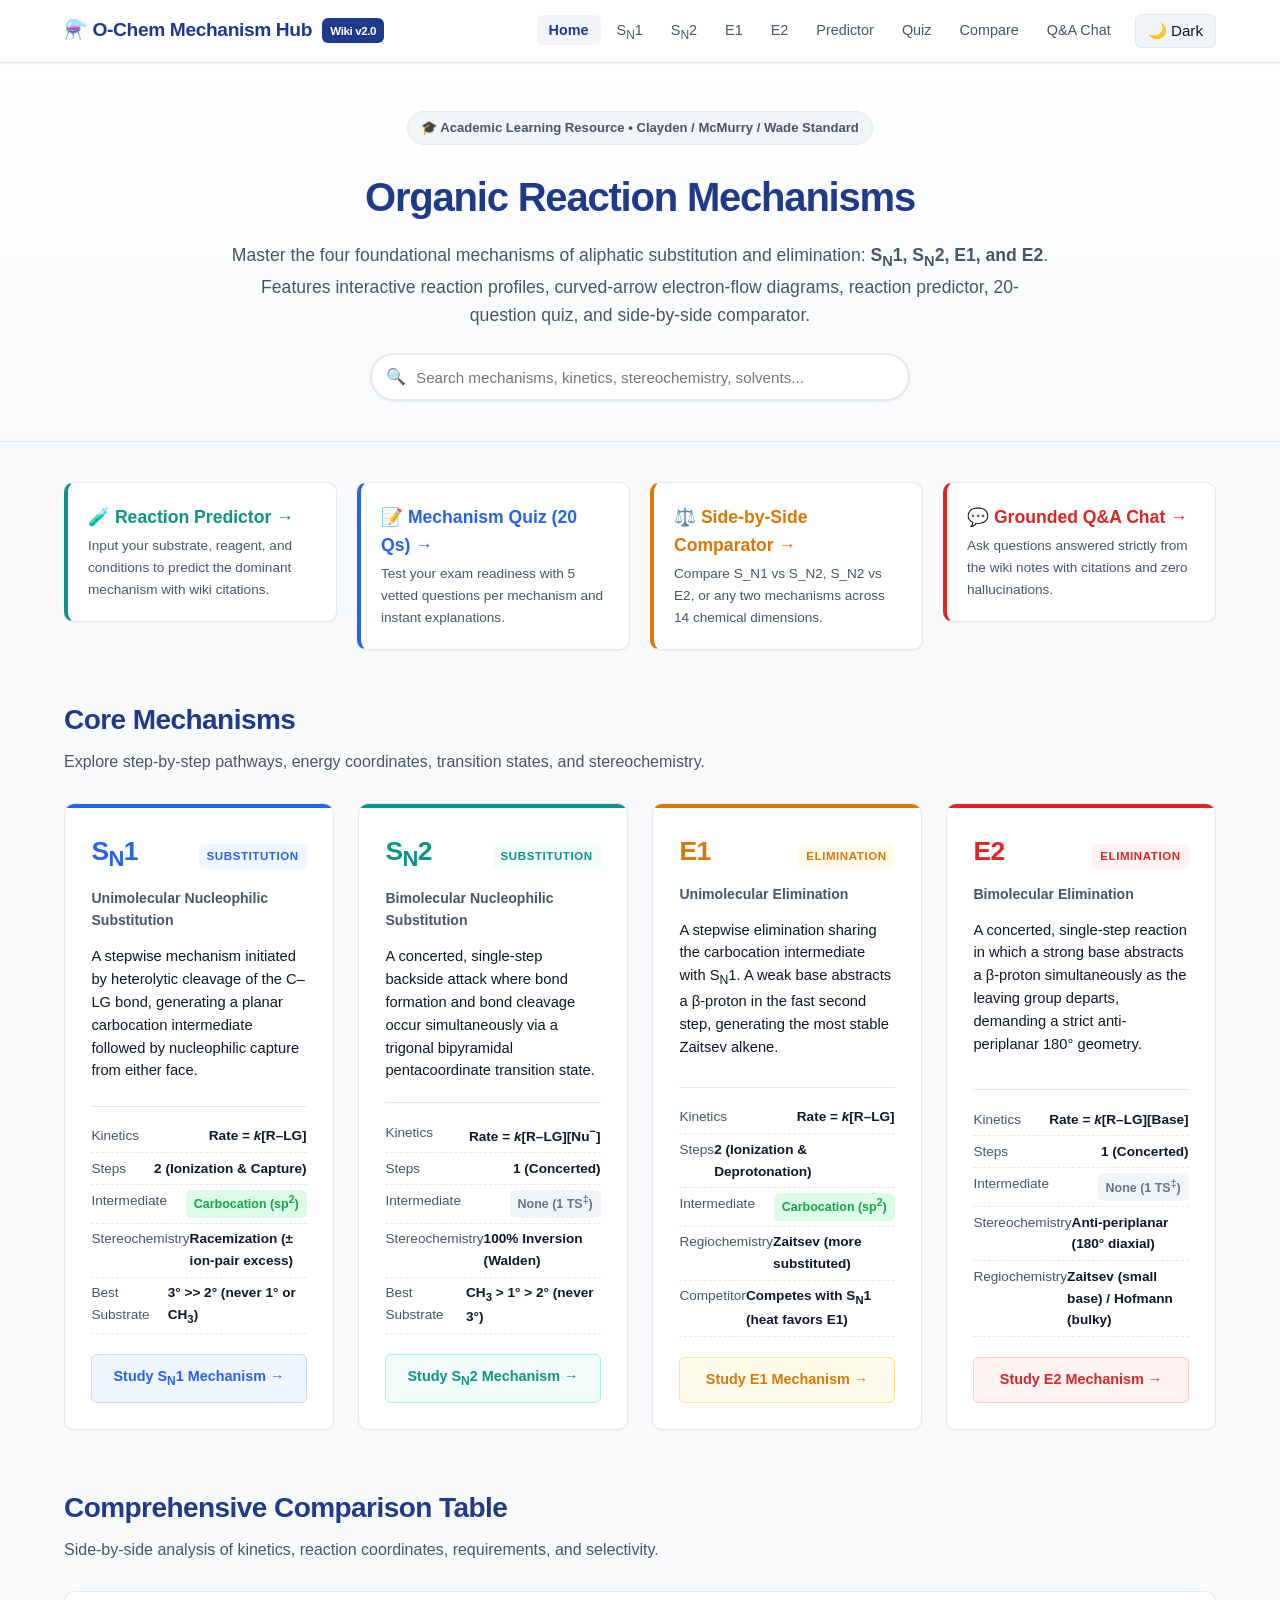
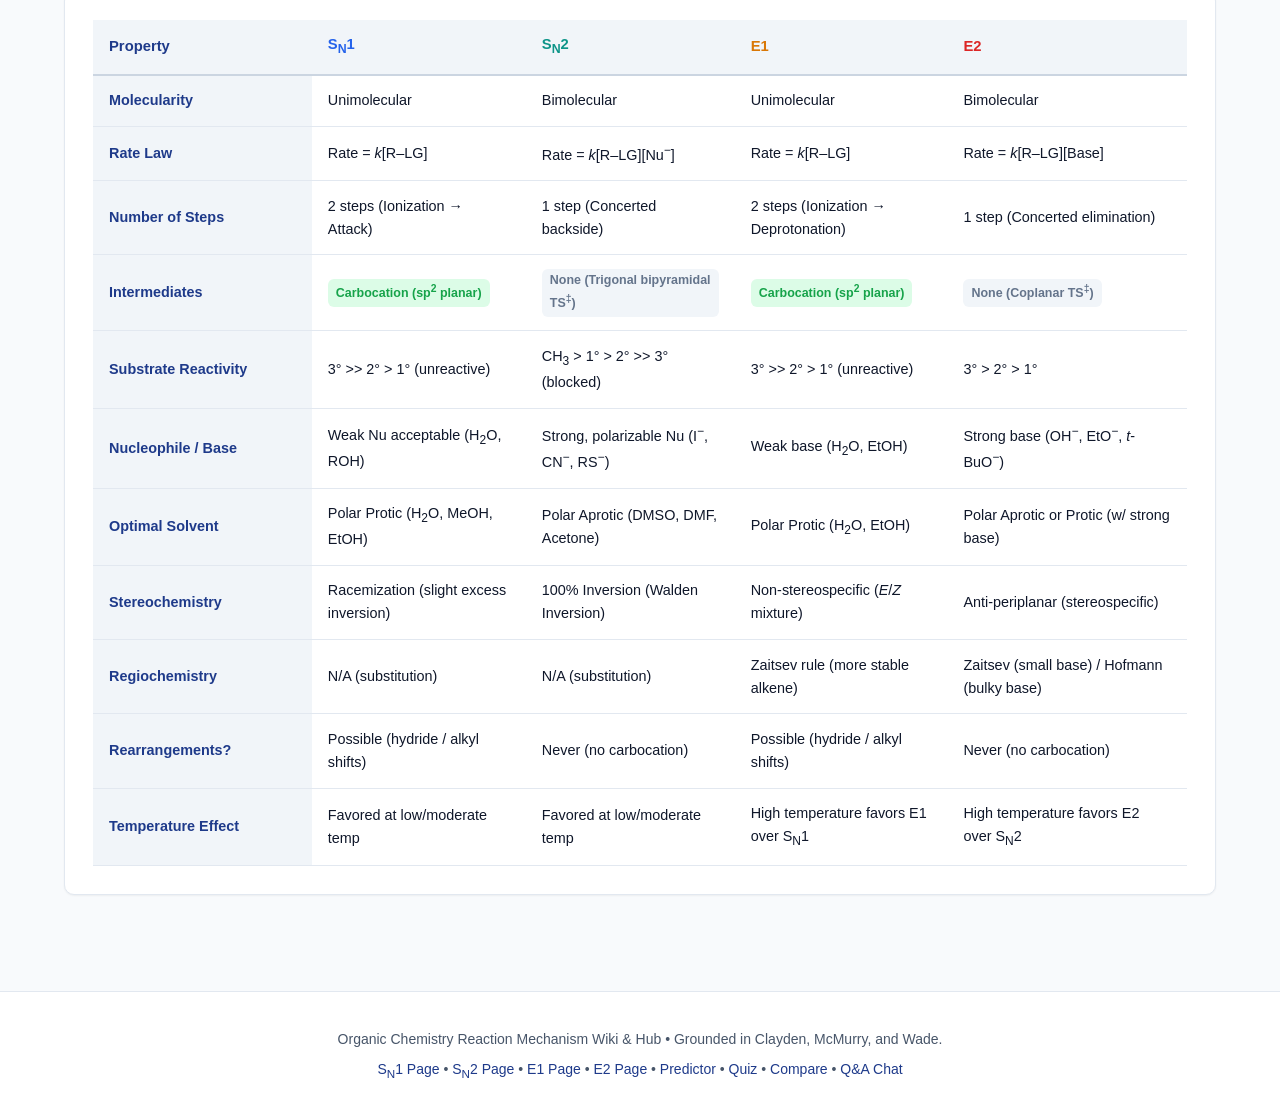
<file: index.html>
<!DOCTYPE html>
<html lang="en">
<head>
  <meta charset="UTF-8">
  <meta name="viewport" content="width=device-width, initial-scale=1.0">
  <title>Organic Chemistry Mechanism Hub — SN1, SN2, E1, E2</title>
  <link rel="stylesheet" href="assets/style.css">
</head>
<body>

  <!-- Navigation Bar -->
  <header>
    <div class="nav-container">
      <a href="index.html" class="brand">
        <span>⚗️ O-Chem Mechanism Hub</span>
        <span class="brand-badge">Wiki v2.0</span>
      </a>
      <div class="nav-right">
        <ul class="nav-links">
          <li><a href="index.html" class="active">Home</a></li>
          <li><a href="pages/sn1.html">S<sub>N</sub>1</a></li>
          <li><a href="pages/sn2.html">S<sub>N</sub>2</a></li>
          <li><a href="pages/e1.html">E1</a></li>
          <li><a href="pages/e2.html">E2</a></li>
          <li><a href="pages/predictor.html">Predictor</a></li>
          <li><a href="pages/quiz.html">Quiz</a></li>
          <li><a href="pages/compare.html">Compare</a></li>
          <li><a href="pages/chat.html">Q&amp;A Chat</a></li>
        </ul>
        <button id="theme-toggle" class="theme-btn" onclick="toggleTheme()">🌙 Dark</button>
      </div>
    </div>
  </header>

  <!-- Hero Section with Live Search -->
  <section class="hero">
    <div class="hero-content">
      <div class="source-cite" style="border-radius: 9999px; padding: 0.35rem 0.85rem; font-weight: 600;">🎓 Academic Learning Resource &bull; Clayden / McMurry / Wade Standard</div>
      <h1>Organic Reaction Mechanisms</h1>
      <p>
        Master the four foundational mechanisms of aliphatic substitution and elimination: 
        <strong>S<sub>N</sub>1, S<sub>N</sub>2, E1, and E2</strong>. Features interactive reaction profiles, 
        curved-arrow electron-flow diagrams, reaction predictor, 20-question quiz, and side-by-side comparator.
      </p>

      <!-- Live Search Bar -->
      <div class="search-box">
        <span class="search-icon">🔍</span>
        <input type="text" id="search-input" class="search-input" placeholder="Search mechanisms, kinetics, stereochemistry, solvents..." autocomplete="off">
        <div id="search-results" class="search-results-dropdown"></div>
      </div>
    </div>
  </section>

  <!-- Main Container -->
  <main class="container">

    <!-- Interactive Tools Bar -->
    <div style="display: grid; grid-template-columns: repeat(auto-fit, minmax(260px, 1fr)); gap: 1.25rem; margin-bottom: 3rem;">
      <a href="pages/predictor.html" style="text-decoration: none;">
        <div class="card" style="padding: 1.25rem; margin-bottom: 0; border-left: 4px solid var(--accent); transition: transform 0.2s ease;">
          <h3 style="margin: 0 0 0.25rem; color: var(--accent); font-size: 1.1rem;">🧪 Reaction Predictor &rarr;</h3>
          <p style="font-size: 0.85rem; color: var(--text-muted); margin: 0;">Input your substrate, reagent, and conditions to predict the dominant mechanism with wiki citations.</p>
        </div>
      </a>

      <a href="pages/quiz.html" style="text-decoration: none;">
        <div class="card" style="padding: 1.25rem; margin-bottom: 0; border-left: 4px solid var(--primary-light); transition: transform 0.2s ease;">
          <h3 style="margin: 0 0 0.25rem; color: var(--primary-light); font-size: 1.1rem;">📝 Mechanism Quiz (20 Qs) &rarr;</h3>
          <p style="font-size: 0.85rem; color: var(--text-muted); margin: 0;">Test your exam readiness with 5 vetted questions per mechanism and instant explanations.</p>
        </div>
      </a>

      <a href="pages/compare.html" style="text-decoration: none;">
        <div class="card" style="padding: 1.25rem; margin-bottom: 0; border-left: 4px solid var(--e1-color); transition: transform 0.2s ease;">
          <h3 style="margin: 0 0 0.25rem; color: var(--e1-color); font-size: 1.1rem;">⚖️ Side-by-Side Comparator &rarr;</h3>
          <p style="font-size: 0.85rem; color: var(--text-muted); margin: 0;">Compare S_N1 vs S_N2, S_N2 vs E2, or any two mechanisms across 14 chemical dimensions.</p>
        </div>
      </a>

      <a href="pages/chat.html" style="text-decoration: none;">
        <div class="card" style="padding: 1.25rem; margin-bottom: 0; border-left: 4px solid var(--e2-color); transition: transform 0.2s ease;">
          <h3 style="margin: 0 0 0.25rem; color: var(--e2-color); font-size: 1.1rem;">💬 Grounded Q&amp;A Chat &rarr;</h3>
          <p style="font-size: 0.85rem; color: var(--text-muted); margin: 0;">Ask questions answered strictly from the wiki notes with citations and zero hallucinations.</p>
        </div>
      </a>
    </div>

    <!-- Core Mechanism Cards -->
    <h2 class="section-title">Core Mechanisms</h2>
    <p class="section-desc">Explore step-by-step pathways, energy coordinates, transition states, and stereochemistry.</p>

    <div class="mechanism-grid">
      <!-- SN1 Card -->
      <div class="mechanism-card sn1">
        <div class="card-header">
          <div class="card-code">S<sub>N</sub>1</div>
          <span class="type-pill">Substitution</span>
        </div>
        <div class="card-subtitle">Unimolecular Nucleophilic Substitution</div>
        <p class="card-body">
          A stepwise mechanism initiated by heterolytic cleavage of the C–LG bond, generating a planar carbocation intermediate followed by nucleophilic capture from either face.
        </p>
        <ul class="feature-list">
          <li><span class="feature-label">Kinetics</span> <span class="feature-val">Rate = <em>k</em>[R–LG]</span></li>
          <li><span class="feature-label">Steps</span> <span class="feature-val">2 (Ionization &amp; Capture)</span></li>
          <li><span class="feature-label">Intermediate</span> <span class="feature-val"><span class="tag-badge tag-yes">Carbocation (sp<sup>2</sup>)</span></span></li>
          <li><span class="feature-label">Stereochemistry</span> <span class="feature-val">Racemization (± ion-pair excess)</span></li>
          <li><span class="feature-label">Best Substrate</span> <span class="feature-val">3° &gt;&gt; 2° (never 1° or CH<sub>3</sub>)</span></li>
        </ul>
        <a href="pages/sn1.html" class="card-action">Study S<sub>N</sub>1 Mechanism &rarr;</a>
      </div>

      <!-- SN2 Card -->
      <div class="mechanism-card sn2">
        <div class="card-header">
          <div class="card-code">S<sub>N</sub>2</div>
          <span class="type-pill">Substitution</span>
        </div>
        <div class="card-subtitle">Bimolecular Nucleophilic Substitution</div>
        <p class="card-body">
          A concerted, single-step backside attack where bond formation and bond cleavage occur simultaneously via a trigonal bipyramidal pentacoordinate transition state.
        </p>
        <ul class="feature-list">
          <li><span class="feature-label">Kinetics</span> <span class="feature-val">Rate = <em>k</em>[R–LG][Nu<sup>−</sup>]</span></li>
          <li><span class="feature-label">Steps</span> <span class="feature-val">1 (Concerted)</span></li>
          <li><span class="feature-label">Intermediate</span> <span class="feature-val"><span class="tag-badge tag-no">None (1 TS<sup>‡</sup>)</span></span></li>
          <li><span class="feature-label">Stereochemistry</span> <span class="feature-val">100% Inversion (Walden)</span></li>
          <li><span class="feature-label">Best Substrate</span> <span class="feature-val">CH<sub>3</sub> &gt; 1° &gt; 2° (never 3°)</span></li>
        </ul>
        <a href="pages/sn2.html" class="card-action">Study S<sub>N</sub>2 Mechanism &rarr;</a>
      </div>

      <!-- E1 Card -->
      <div class="mechanism-card e1">
        <div class="card-header">
          <div class="card-code">E1</div>
          <span class="type-pill">Elimination</span>
        </div>
        <div class="card-subtitle">Unimolecular Elimination</div>
        <p class="card-body">
          A stepwise elimination sharing the carbocation intermediate with S<sub>N</sub>1. A weak base abstracts a β-proton in the fast second step, generating the most stable Zaitsev alkene.
        </p>
        <ul class="feature-list">
          <li><span class="feature-label">Kinetics</span> <span class="feature-val">Rate = <em>k</em>[R–LG]</span></li>
          <li><span class="feature-label">Steps</span> <span class="feature-val">2 (Ionization &amp; Deprotonation)</span></li>
          <li><span class="feature-label">Intermediate</span> <span class="feature-val"><span class="tag-badge tag-yes">Carbocation (sp<sup>2</sup>)</span></span></li>
          <li><span class="feature-label">Regiochemistry</span> <span class="feature-val">Zaitsev (more substituted)</span></li>
          <li><span class="feature-label">Competitor</span> <span class="feature-val">Competes with S<sub>N</sub>1 (heat favors E1)</span></li>
        </ul>
        <a href="pages/e1.html" class="card-action">Study E1 Mechanism &rarr;</a>
      </div>

      <!-- E2 Card -->
      <div class="mechanism-card e2">
        <div class="card-header">
          <div class="card-code">E2</div>
          <span class="type-pill">Elimination</span>
        </div>
        <div class="card-subtitle">Bimolecular Elimination</div>
        <p class="card-body">
          A concerted, single-step reaction in which a strong base abstracts a β-proton simultaneously as the leaving group departs, demanding a strict anti-periplanar 180° geometry.
        </p>
        <ul class="feature-list">
          <li><span class="feature-label">Kinetics</span> <span class="feature-val">Rate = <em>k</em>[R–LG][Base]</span></li>
          <li><span class="feature-label">Steps</span> <span class="feature-val">1 (Concerted)</span></li>
          <li><span class="feature-label">Intermediate</span> <span class="feature-val"><span class="tag-badge tag-no">None (1 TS<sup>‡</sup>)</span></span></li>
          <li><span class="feature-label">Stereochemistry</span> <span class="feature-val">Anti-periplanar (180° diaxial)</span></li>
          <li><span class="feature-label">Regiochemistry</span> <span class="feature-val">Zaitsev (small base) / Hofmann (bulky)</span></li>
        </ul>
        <a href="pages/e2.html" class="card-action">Study E2 Mechanism &rarr;</a>
      </div>
    </div>

    <!-- Master Comparison Table -->
    <h2 class="section-title">Comprehensive Comparison Table</h2>
    <p class="section-desc">Side-by-side analysis of kinetics, reaction coordinates, requirements, and selectivity.</p>

    <div class="table-section">
      <table class="comparison-table">
        <thead>
          <tr>
            <th>Property</th>
            <th style="color: var(--sn1-color);">S<sub>N</sub>1</th>
            <th style="color: var(--sn2-color);">S<sub>N</sub>2</th>
            <th style="color: var(--e1-color);">E1</th>
            <th style="color: var(--e2-color);">E2</th>
          </tr>
        </thead>
        <tbody>
          <tr>
            <td>Molecularity</td>
            <td>Unimolecular</td>
            <td>Bimolecular</td>
            <td>Unimolecular</td>
            <td>Bimolecular</td>
          </tr>
          <tr>
            <td>Rate Law</td>
            <td>Rate = <em>k</em>[R–LG]</td>
            <td>Rate = <em>k</em>[R–LG][Nu<sup>−</sup>]</td>
            <td>Rate = <em>k</em>[R–LG]</td>
            <td>Rate = <em>k</em>[R–LG][Base]</td>
          </tr>
          <tr>
            <td>Number of Steps</td>
            <td>2 steps (Ionization &rarr; Attack)</td>
            <td>1 step (Concerted backside)</td>
            <td>2 steps (Ionization &rarr; Deprotonation)</td>
            <td>1 step (Concerted elimination)</td>
          </tr>
          <tr>
            <td>Intermediates</td>
            <td><span class="tag-badge tag-yes">Carbocation (sp<sup>2</sup> planar)</span></td>
            <td><span class="tag-badge tag-no">None (Trigonal bipyramidal TS<sup>‡</sup>)</span></td>
            <td><span class="tag-badge tag-yes">Carbocation (sp<sup>2</sup> planar)</span></td>
            <td><span class="tag-badge tag-no">None (Coplanar TS<sup>‡</sup>)</span></td>
          </tr>
          <tr>
            <td>Substrate Reactivity</td>
            <td>3° &gt;&gt; 2° &gt; 1° (unreactive)</td>
            <td>CH<sub>3</sub> &gt; 1° &gt; 2° &gt;&gt; 3° (blocked)</td>
            <td>3° &gt;&gt; 2° &gt; 1° (unreactive)</td>
            <td>3° &gt; 2° &gt; 1°</td>
          </tr>
          <tr>
            <td>Nucleophile / Base</td>
            <td>Weak Nu acceptable (H<sub>2</sub>O, ROH)</td>
            <td>Strong, polarizable Nu (I<sup>−</sup>, CN<sup>−</sup>, RS<sup>−</sup>)</td>
            <td>Weak base (H<sub>2</sub>O, EtOH)</td>
            <td>Strong base (OH<sup>−</sup>, EtO<sup>−</sup>, <em>t</em>-BuO<sup>−</sup>)</td>
          </tr>
          <tr>
            <td>Optimal Solvent</td>
            <td>Polar Protic (H<sub>2</sub>O, MeOH, EtOH)</td>
            <td>Polar Aprotic (DMSO, DMF, Acetone)</td>
            <td>Polar Protic (H<sub>2</sub>O, EtOH)</td>
            <td>Polar Aprotic or Protic (w/ strong base)</td>
          </tr>
          <tr>
            <td>Stereochemistry</td>
            <td>Racemization (slight excess inversion)</td>
            <td>100% Inversion (Walden Inversion)</td>
            <td>Non-stereospecific (<em>E</em>/<em>Z</em> mixture)</td>
            <td>Anti-periplanar (stereospecific)</td>
          </tr>
          <tr>
            <td>Regiochemistry</td>
            <td>N/A (substitution)</td>
            <td>N/A (substitution)</td>
            <td>Zaitsev rule (more stable alkene)</td>
            <td>Zaitsev (small base) / Hofmann (bulky base)</td>
          </tr>
          <tr>
            <td>Rearrangements?</td>
            <td>Possible (hydride / alkyl shifts)</td>
            <td>Never (no carbocation)</td>
            <td>Possible (hydride / alkyl shifts)</td>
            <td>Never (no carbocation)</td>
          </tr>
          <tr>
            <td>Temperature Effect</td>
            <td>Favored at low/moderate temp</td>
            <td>Favored at low/moderate temp</td>
            <td>High temperature favors E1 over S<sub>N</sub>1</td>
            <td>High temperature favors E2 over S<sub>N</sub>2</td>
          </tr>
        </tbody>
      </table>
    </div>

  </main>

  <!-- Footer -->
  <footer>
    <p>Organic Chemistry Reaction Mechanism Wiki &amp; Hub &bull; Grounded in Clayden, McMurry, and Wade.</p>
    <p style="margin-top: 0.5rem;">
      <a href="pages/sn1.html">S<sub>N</sub>1 Page</a> &bull; 
      <a href="pages/sn2.html">S<sub>N</sub>2 Page</a> &bull; 
      <a href="pages/e1.html">E1 Page</a> &bull; 
      <a href="pages/e2.html">E2 Page</a> &bull;
      <a href="pages/predictor.html">Predictor</a> &bull;
      <a href="pages/quiz.html">Quiz</a> &bull;
      <a href="pages/compare.html">Compare</a> &bull;
      <a href="pages/chat.html">Q&amp;A Chat</a>
    </p>
  </footer>

  <script src="assets/app.js"></script>
</body>
</html>
</file>
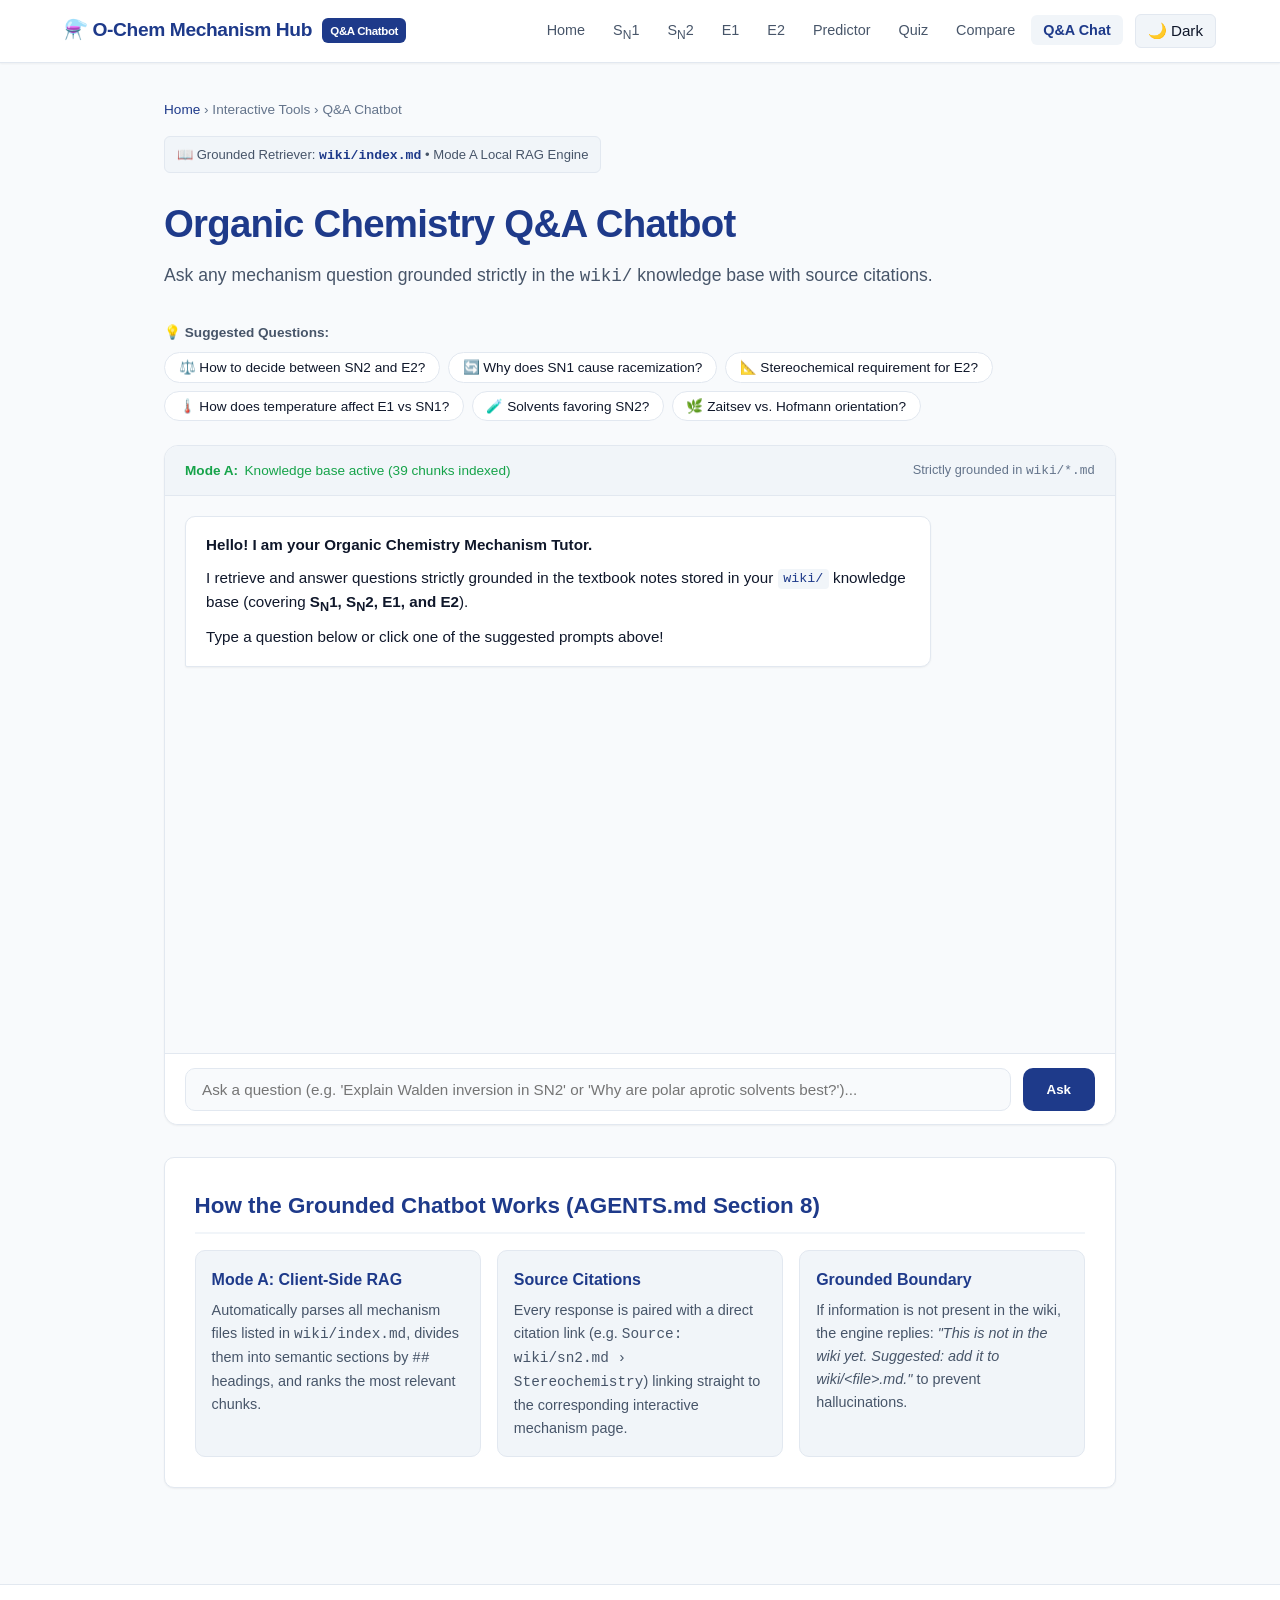
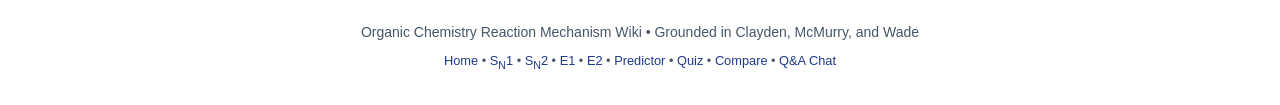
<file: pages/chat.html>
<!DOCTYPE html>
<html lang="en">
<head>
  <meta charset="UTF-8">
  <meta name="viewport" content="width=device-width, initial-scale=1.0">
  <title>Organic Chemistry Q&amp;A Chatbot — Grounded Wiki Guide</title>
  <link rel="stylesheet" href="../assets/style.css">
</head>
<body>

  <!-- Navigation Bar -->
  <header>
    <div class="nav-container">
      <a href="../index.html" class="brand">
        <span>⚗️ O-Chem Mechanism Hub</span>
        <span class="brand-badge">Q&amp;A Chatbot</span>
      </a>
      <div class="nav-right">
        <ul class="nav-links">
          <li><a href="../index.html">Home</a></li>
          <li><a href="sn1.html">S<sub>N</sub>1</a></li>
          <li><a href="sn2.html">S<sub>N</sub>2</a></li>
          <li><a href="e1.html">E1</a></li>
          <li><a href="e2.html">E2</a></li>
          <li><a href="predictor.html">Predictor</a></li>
          <li><a href="quiz.html">Quiz</a></li>
          <li><a href="compare.html">Compare</a></li>
          <li><a href="chat.html" class="active">Q&amp;A Chat</a></li>
        </ul>
        <button id="theme-toggle" class="theme-btn" onclick="toggleTheme()">🌙 Dark</button>
      </div>
    </div>
  </header>

  <main class="page-container">
    <div class="breadcrumb">
      <a href="../index.html">Home</a> &rsaquo; <span>Interactive Tools</span> &rsaquo; <span>Q&amp;A Chatbot</span>
    </div>

    <div class="header-box">
      <div class="source-cite">📖 Grounded Retriever: <code>wiki/index.md</code> &bull; Mode A Local RAG Engine</div>
      <h1>Organic Chemistry Q&amp;A Chatbot</h1>
      <p class="lead">Ask any mechanism question grounded strictly in the <code>wiki/</code> knowledge base with source citations.</p>
    </div>

    <!-- Quick Question Suggestions -->
    <div style="margin-bottom: 0.5rem; font-size: 0.85rem; font-weight: 600; color: var(--text-muted);">
      💡 Suggested Questions:
    </div>
    <div class="chat-suggestions">
      <button class="chat-pill" onclick="askSuggested('How do I decide between SN2 and E2?')">⚖️ How to decide between SN2 and E2?</button>
      <button class="chat-pill" onclick="askSuggested('Why does SN1 cause racemization?')">🔄 Why does SN1 cause racemization?</button>
      <button class="chat-pill" onclick="askSuggested('What is the stereochemical requirement for E2 elimination?')">📐 Stereochemical requirement for E2?</button>
      <button class="chat-pill" onclick="askSuggested('How does temperature affect E1 versus SN1?')">🌡️ How does temperature affect E1 vs SN1?</button>
      <button class="chat-pill" onclick="askSuggested('Which solvents favor SN2 and why?')">🧪 Solvents favoring SN2?</button>
      <button class="chat-pill" onclick="askSuggested('What is Zaitsev\'s rule versus Hofmann orientation?')">🌿 Zaitsev vs. Hofmann orientation?</button>
    </div>

    <!-- Chat Card -->
    <div class="chat-card">
      <div class="chat-header-bar">
        <div class="chat-status ready" id="chat-status">
          <strong>Mode A:</strong> Knowledge base active
        </div>
        <div style="font-size: 0.8rem; color: var(--text-subtle);">
          Strictly grounded in <code>wiki/*.md</code>
        </div>
      </div>

      <!-- Messages Stream -->
      <div class="chat-messages" id="chat-messages">
        <!-- Initial Bot Greeting -->
        <div class="chat-bubble chat-bot">
          <p style="margin-bottom: 0.5rem;">
            <strong>Hello! I am your Organic Chemistry Mechanism Tutor.</strong>
          </p>
          <p style="margin-bottom: 0.5rem;">
            I retrieve and answer questions strictly grounded in the textbook notes stored in your 
            <code>wiki/</code> knowledge base (covering <strong>S<sub>N</sub>1, S<sub>N</sub>2, E1, and E2</strong>).
          </p>
          <p style="margin-bottom: 0;">
            Type a question below or click one of the suggested prompts above!
          </p>
        </div>
      </div>

      <!-- Input Form -->
      <form id="chat-form" class="chat-input-bar">
        <input 
          type="text" 
          id="chat-input" 
          class="chat-input" 
          placeholder="Ask a question (e.g. 'Explain Walden inversion in SN2' or 'Why are polar aprotic solvents best?')..." 
          autocomplete="off"
          required
        >
        <button type="submit" class="chat-send-btn">Ask</button>
      </form>
    </div>

    <!-- Explanatory Card -->
    <section class="card">
      <h2>How the Grounded Chatbot Works (AGENTS.md Section 8)</h2>
      <div style="display: grid; grid-template-columns: repeat(auto-fit, minmax(280px, 1fr)); gap: 1rem; margin-top: 1rem;">
        <div style="background: var(--surface-alt); padding: 1rem; border-radius: var(--radius-md); border: 1px solid var(--border);">
          <h4 style="color: var(--primary); margin-bottom: 0.4rem;">Mode A: Client-Side RAG</h4>
          <p style="font-size: 0.9rem; color: var(--text-muted); margin: 0;">
            Automatically parses all mechanism files listed in <code>wiki/index.md</code>, divides them into semantic sections by <code>##</code> headings, and ranks the most relevant chunks.
          </p>
        </div>
        <div style="background: var(--surface-alt); padding: 1rem; border-radius: var(--radius-md); border: 1px solid var(--border);">
          <h4 style="color: var(--primary); margin-bottom: 0.4rem;">Source Citations</h4>
          <p style="font-size: 0.9rem; color: var(--text-muted); margin: 0;">
            Every response is paired with a direct citation link (e.g. <code>Source: wiki/sn2.md › Stereochemistry</code>) linking straight to the corresponding interactive mechanism page.
          </p>
        </div>
        <div style="background: var(--surface-alt); padding: 1rem; border-radius: var(--radius-md); border: 1px solid var(--border);">
          <h4 style="color: var(--primary); margin-bottom: 0.4rem;">Grounded Boundary</h4>
          <p style="font-size: 0.9rem; color: var(--text-muted); margin: 0;">
            If information is not present in the wiki, the engine replies: <em>"This is not in the wiki yet. Suggested: add it to wiki/&lt;file&gt;.md."</em> to prevent hallucinations.
          </p>
        </div>
      </div>
    </section>

  </main>

  <footer>
    <div class="footer-content">
      <p>Organic Chemistry Reaction Mechanism Wiki &bull; Grounded in Clayden, McMurry, and Wade</p>
      <p style="margin-top: 0.5rem; font-size: 0.8rem;">
        <a href="../index.html">Home</a> &bull;
        <a href="sn1.html">S<sub>N</sub>1</a> &bull;
        <a href="sn2.html">S<sub>N</sub>2</a> &bull;
        <a href="e1.html">E1</a> &bull;
        <a href="e2.html">E2</a> &bull;
        <a href="predictor.html">Predictor</a> &bull;
        <a href="quiz.html">Quiz</a> &bull;
        <a href="compare.html">Compare</a> &bull;
        <a href="chat.html">Q&amp;A Chat</a>
      </p>
    </div>
  </footer>

  <script src="../assets/config.js"></script>
  <script src="../assets/app.js"></script>
  <script src="../assets/chat.js"></script>
  <script>
    document.addEventListener('DOMContentLoaded', () => {
      initTheme();
    });
  </script>
</body>
</html>
</file>
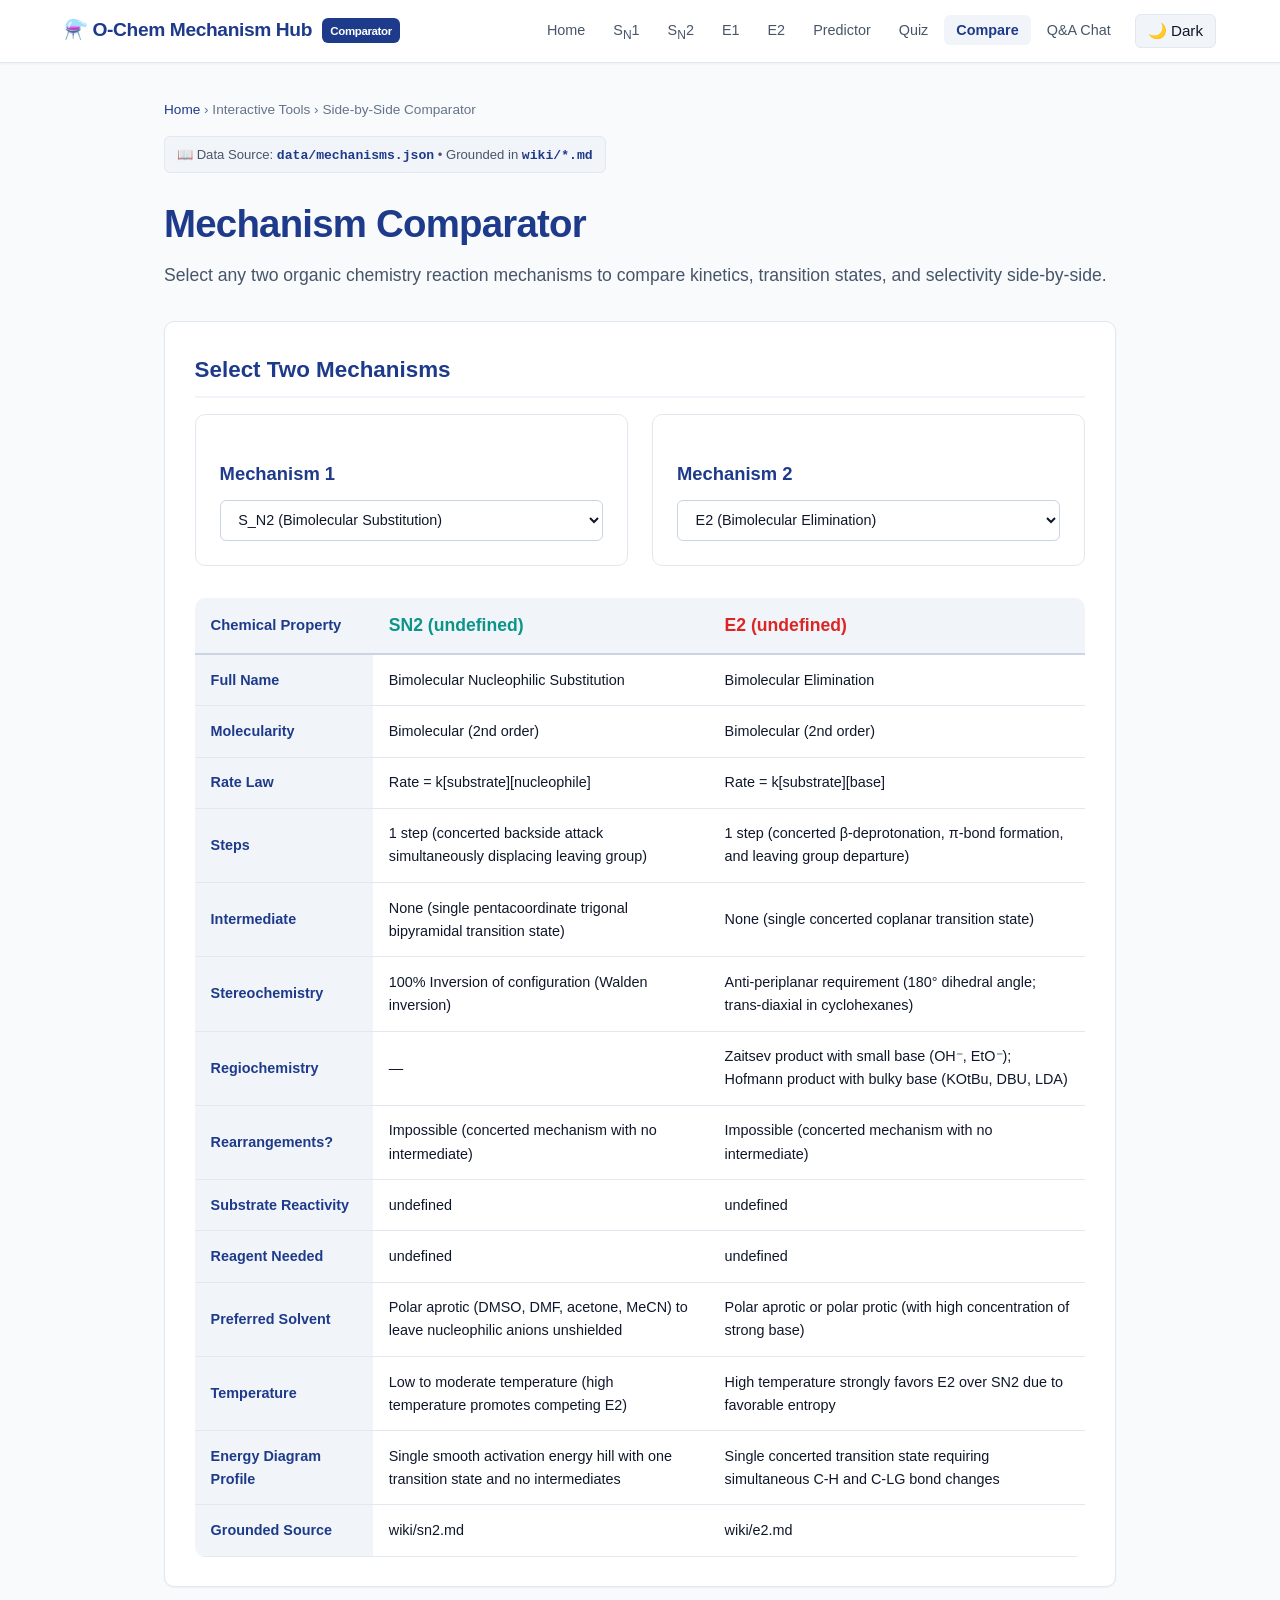
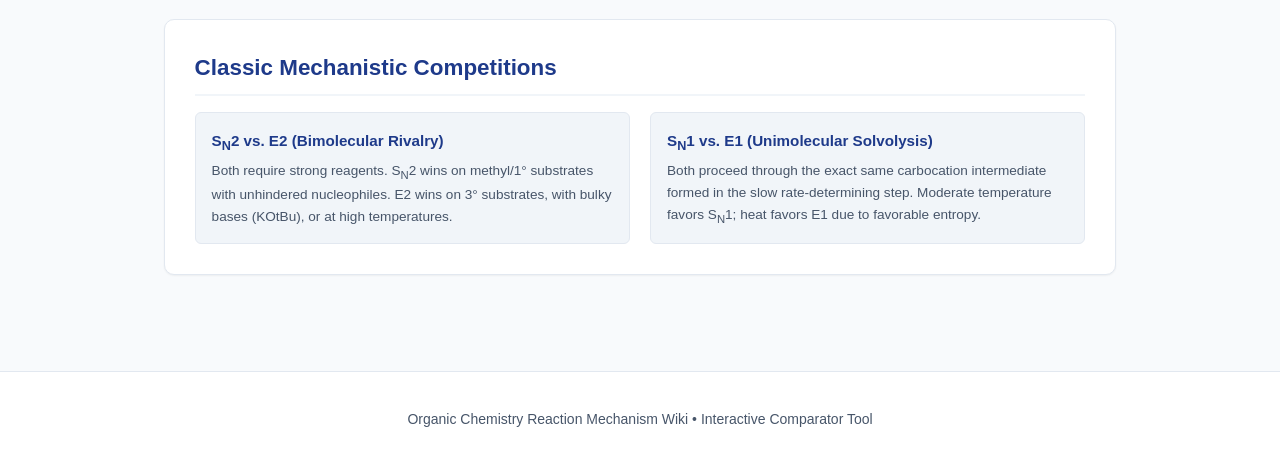
<file: pages/compare.html>
<!DOCTYPE html>
<html lang="en">
<head>
  <meta charset="UTF-8">
  <meta name="viewport" content="width=device-width, initial-scale=1.0">
  <title>Mechanism Comparator — Side-by-Side Analysis</title>
  <link rel="stylesheet" href="../assets/style.css">
</head>
<body>

  <!-- Navigation Bar -->
  <header>
    <div class="nav-container">
      <a href="../index.html" class="brand">
        <span>⚗️ O-Chem Mechanism Hub</span>
        <span class="brand-badge">Comparator</span>
      </a>
      <div class="nav-right">
        <ul class="nav-links">
          <li><a href="../index.html">Home</a></li>
          <li><a href="sn1.html">S<sub>N</sub>1</a></li>
          <li><a href="sn2.html">S<sub>N</sub>2</a></li>
          <li><a href="e1.html">E1</a></li>
          <li><a href="e2.html">E2</a></li>
          <li><a href="predictor.html">Predictor</a></li>
          <li><a href="quiz.html">Quiz</a></li>
          <li><a href="compare.html" class="active">Compare</a></li>
          <li><a href="chat.html">Q&amp;A Chat</a></li>
        </ul>
        <button id="theme-toggle" class="theme-btn" onclick="toggleTheme()">🌙 Dark</button>
      </div>
    </div>
  </header>

  <main class="page-container">
    <div class="breadcrumb">
      <a href="../index.html">Home</a> &rsaquo; <span>Interactive Tools</span> &rsaquo; <span>Side-by-Side Comparator</span>
    </div>

    <div class="header-box">
      <div class="source-cite">📖 Data Source: <code>data/mechanisms.json</code> &bull; Grounded in <code>wiki/*.md</code></div>
      <h1>Mechanism Comparator</h1>
      <p class="lead">Select any two organic chemistry reaction mechanisms to compare kinetics, transition states, and selectivity side-by-side.</p>
    </div>

    <!-- Comparison Selectors -->
    <section class="card">
      <h2>Select Two Mechanisms</h2>
      <div class="compare-selector">
        <div class="compare-col">
          <h3>Mechanism 1</h3>
          <div class="form-group">
            <select id="mech-1-select" onchange="renderComparison()">
              <option value="sn1">S_N1 (Unimolecular Substitution)</option>
              <option value="sn2" selected>S_N2 (Bimolecular Substitution)</option>
              <option value="e1">E1 (Unimolecular Elimination)</option>
              <option value="e2">E2 (Bimolecular Elimination)</option>
            </select>
          </div>
        </div>

        <div class="compare-col">
          <h3>Mechanism 2</h3>
          <div class="form-group">
            <select id="mech-2-select" onchange="renderComparison()">
              <option value="sn1">S_N1 (Unimolecular Substitution)</option>
              <option value="sn2">S_N2 (Bimolecular Substitution)</option>
              <option value="e1">E1 (Unimolecular Elimination)</option>
              <option value="e2" selected>E2 (Bimolecular Elimination)</option>
            </select>
          </div>
        </div>
      </div>

      <!-- Comparison Output Container -->
      <div id="comparison-output" class="table-section" style="padding: 0; box-shadow: none; border: none; margin-bottom: 0;">
        <div style="padding: 2rem; text-align: center; color: var(--text-muted);">
          Loading mechanism comparison data...
        </div>
      </div>
    </section>

    <!-- Key Insights Section -->
    <section class="card">
      <h2>Classic Mechanistic Competitions</h2>
      <div class="grid-2">
        <div class="factor-pill">
          <h4>S<sub>N</sub>2 vs. E2 (Bimolecular Rivalry)</h4>
          <p>Both require strong reagents. S<sub>N</sub>2 wins on methyl/1° substrates with unhindered nucleophiles. E2 wins on 3° substrates, with bulky bases (KOtBu), or at high temperatures.</p>
        </div>
        <div class="factor-pill">
          <h4>S<sub>N</sub>1 vs. E1 (Unimolecular Solvolysis)</h4>
          <p>Both proceed through the exact same carbocation intermediate formed in the slow rate-determining step. Moderate temperature favors S<sub>N</sub>1; heat favors E1 due to favorable entropy.</p>
        </div>
      </div>
    </section>
  </main>

  <footer>
    <p>Organic Chemistry Reaction Mechanism Wiki &bull; Interactive Comparator Tool</p>
  </footer>

  <script src="../assets/app.js"></script>
  <script>
    document.addEventListener('DOMContentLoaded', () => {
      renderComparison();
    });
  </script>
</body>
</html>
</file>
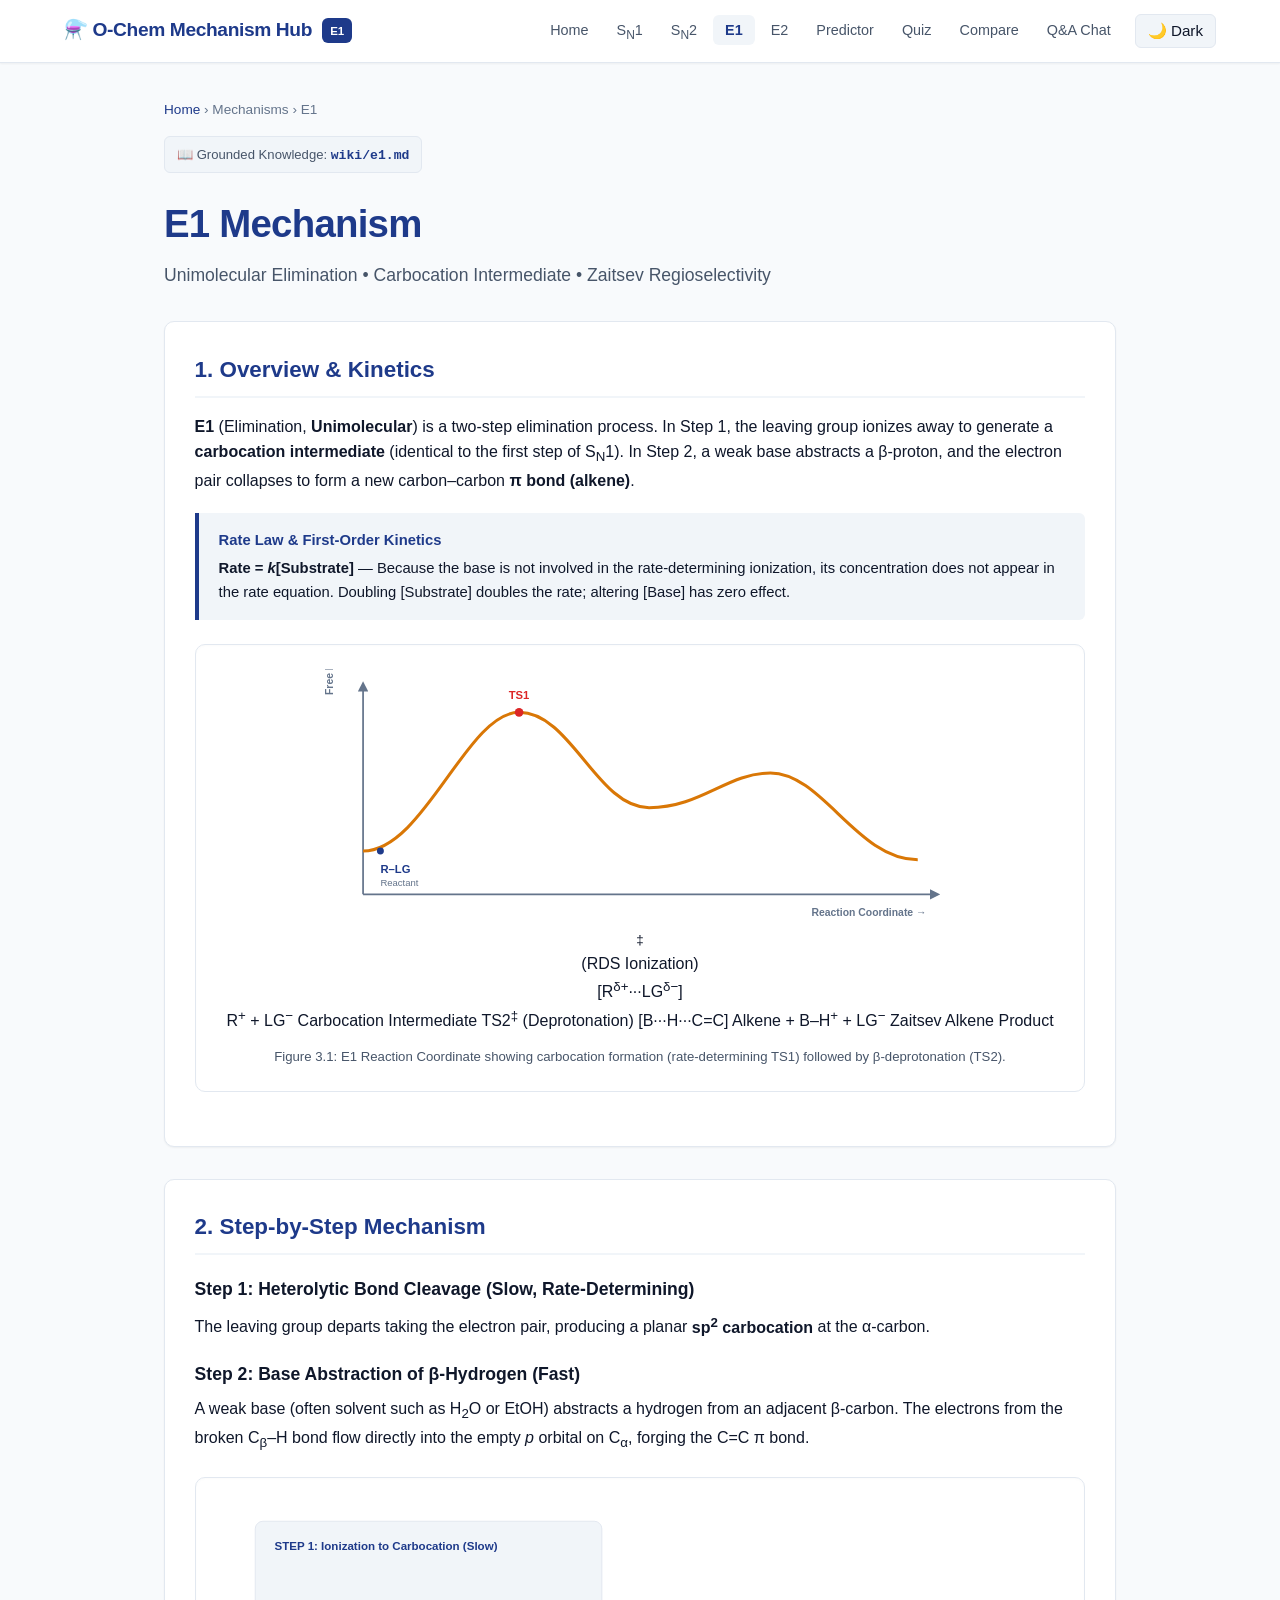
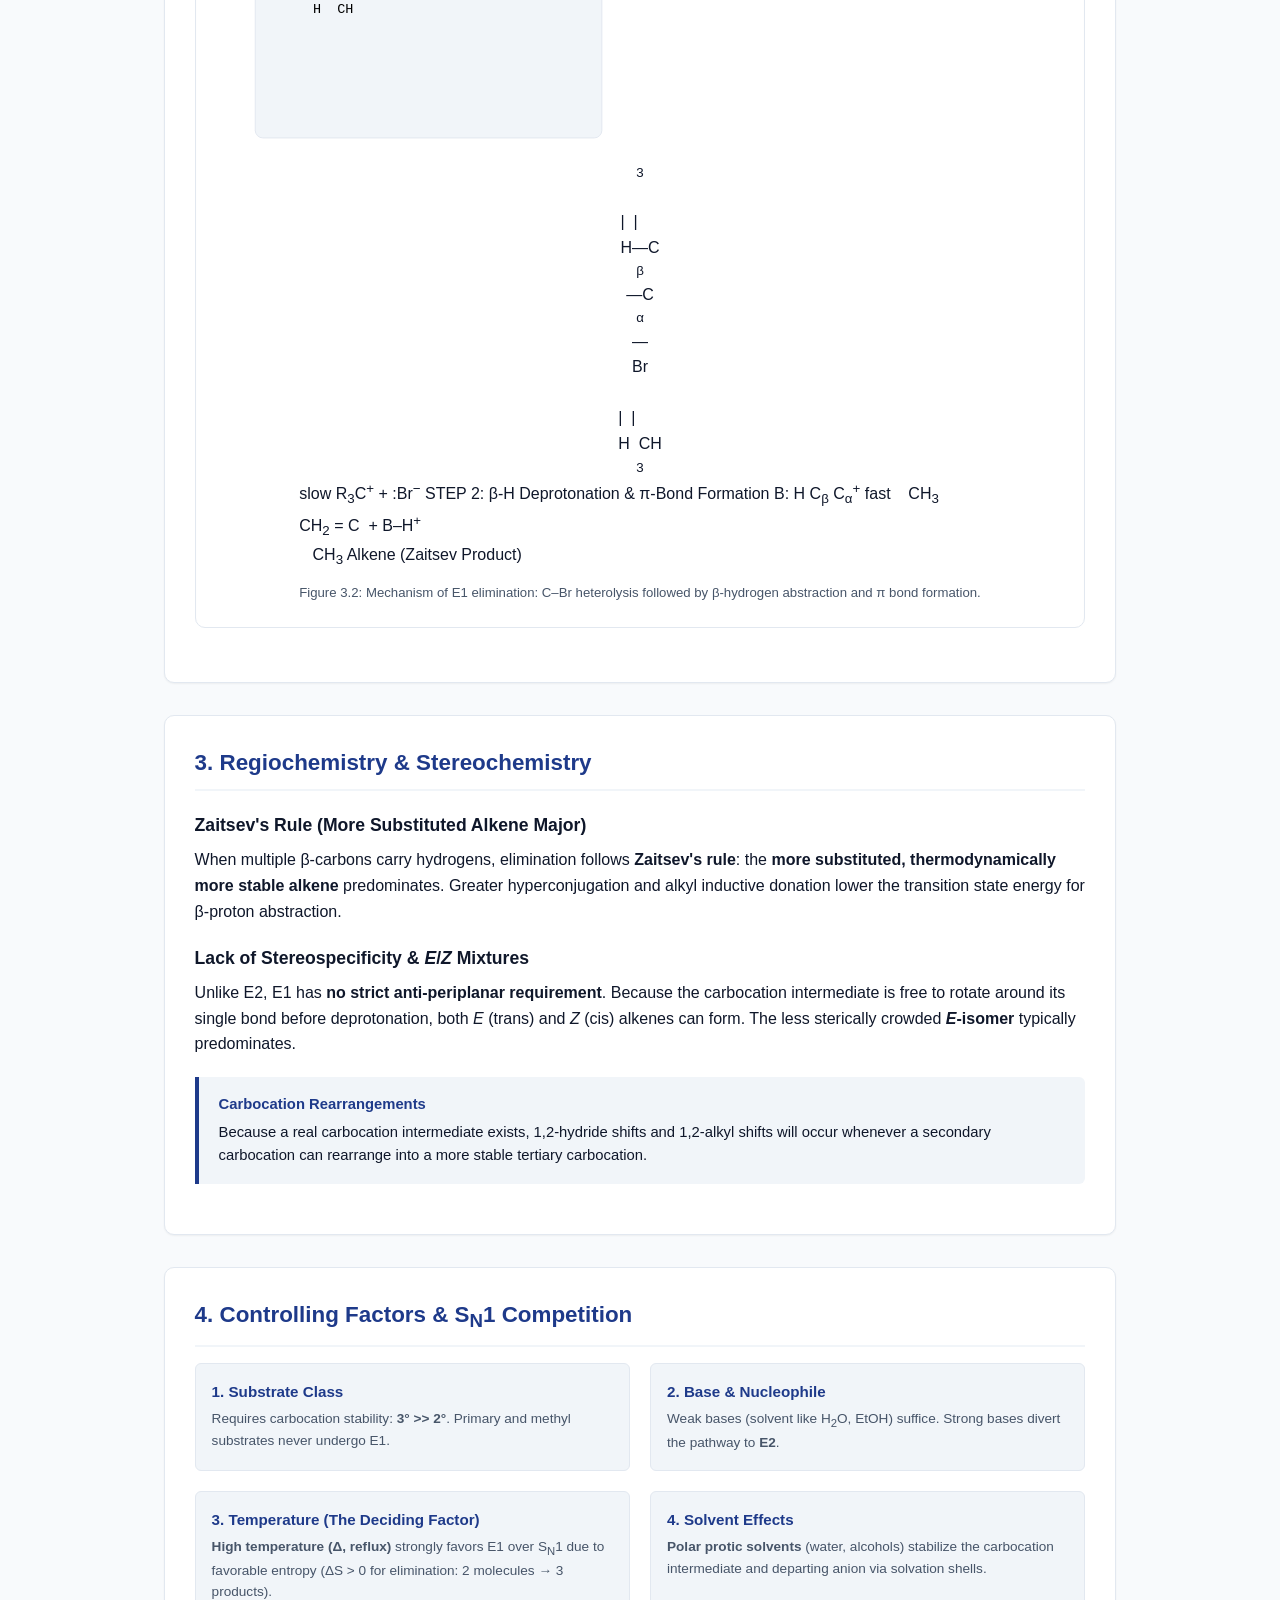
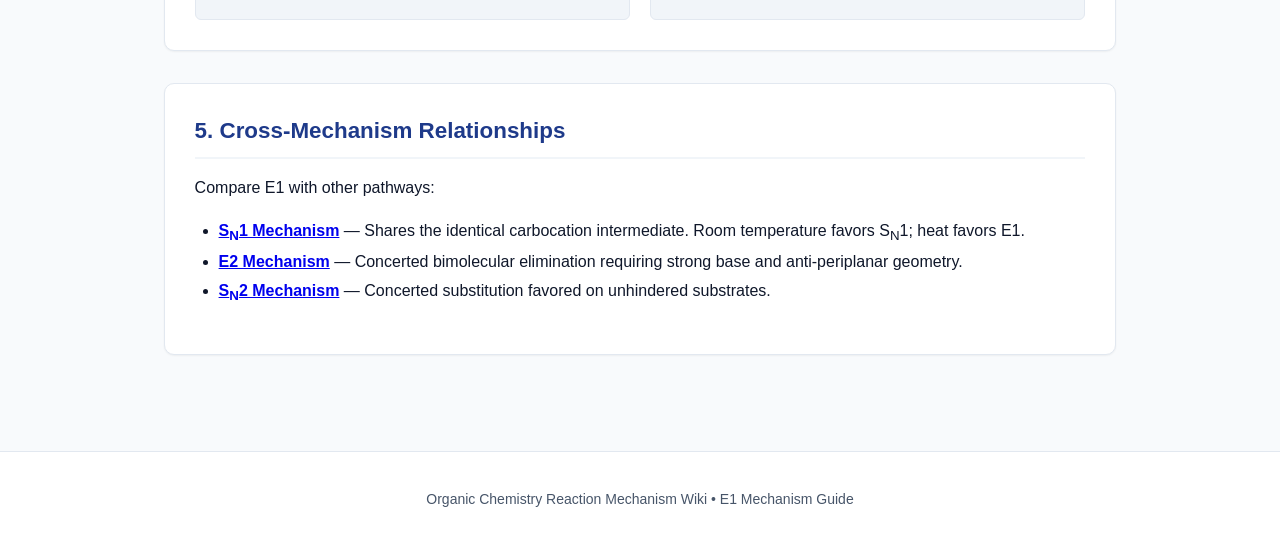
<file: pages/e1.html>
<!DOCTYPE html>
<html lang="en">
<head>
  <meta charset="UTF-8">
  <meta name="viewport" content="width=device-width, initial-scale=1.0">
  <title>E1 Mechanism — Unimolecular Elimination</title>
  <link rel="stylesheet" href="../assets/style.css">
</head>
<body>

  <!-- Top Navigation -->
  <header>
    <div class="nav-container">
      <a href="../index.html" class="brand">
        <span>⚗️ O-Chem Mechanism Hub</span>
        <span class="brand-badge">E1</span>
      </a>
      <div class="nav-right">
        <ul class="nav-links">
          <li><a href="../index.html">Home</a></li>
          <li><a href="sn1.html">S<sub>N</sub>1</a></li>
          <li><a href="sn2.html">S<sub>N</sub>2</a></li>
          <li><a href="e1.html" class="active">E1</a></li>
          <li><a href="e2.html">E2</a></li>
          <li><a href="predictor.html">Predictor</a></li>
          <li><a href="quiz.html">Quiz</a></li>
          <li><a href="compare.html">Compare</a></li>
          <li><a href="chat.html">Q&amp;A Chat</a></li>
        </ul>
        <button id="theme-toggle" class="theme-btn" onclick="toggleTheme()">🌙 Dark</button>
      </div>
    </div>
  </header>

  <main class="page-container">
    <div class="breadcrumb">
      <a href="../index.html">Home</a> &rsaquo; <span>Mechanisms</span> &rsaquo; <span>E1</span>
    </div>

    <div class="header-box">
      <div class="source-cite">📖 Grounded Knowledge: <code>wiki/e1.md</code></div>
      <h1>E1 Mechanism</h1>
      <p class="lead">Unimolecular Elimination &bull; Carbocation Intermediate &bull; Zaitsev Regioselectivity</p>
    </div>

    <!-- Overview & Kinetics -->
    <section class="card">
      <h2>1. Overview &amp; Kinetics</h2>
      <p>
        <strong>E1</strong> (Elimination, <strong>Unimolecular</strong>) is a two-step elimination process. In Step 1, the leaving group ionizes away to generate a <strong>carbocation intermediate</strong> (identical to the first step of S<sub>N</sub>1). In Step 2, a weak base abstracts a β-proton, and the electron pair collapses to form a new carbon–carbon <strong>π bond (alkene)</strong>.
      </p>

      <div class="callout">
        <div class="callout-title">Rate Law &amp; First-Order Kinetics</div>
        <p><strong>Rate = <em>k</em>[Substrate]</strong> &mdash; Because the base is not involved in the rate-determining ionization, its concentration does not appear in the rate equation. Doubling [Substrate] doubles the rate; altering [Base] has zero effect.</p>
      </div>

      <!-- E1 Reaction Coordinate SVG -->
      <div class="svg-container">
        <svg viewBox="0 0 760 300" width="100%" height="260" xmlns="http://www.w3.org/2000/svg">
          <defs>
            <marker id="arrow" viewBox="0 0 10 10" refX="5" refY="5" markerWidth="6" markerHeight="6" orient="auto-start-reverse">
              <path d="M 0 0 L 10 5 L 0 10 z" fill="#64748B" />
            </marker>
          </defs>
          <line x1="60" y1="260" x2="720" y2="260" stroke="#64748B" stroke-width="2" marker-end="url(#arrow)" />
          <line x1="60" y1="260" x2="60" y2="20" stroke="#64748B" stroke-width="2" marker-end="url(#arrow)" />
          
          <text x="710" y="285" font-size="12" fill="#64748B" text-anchor="end" font-weight="600">Reaction Coordinate →</text>
          <text x="25" y="30" font-size="12" fill="#64748B" transform="rotate(-90 25,30)" font-weight="600">Free Energy (ΔG) →</text>

          <!-- 2-peak curve -->
          <path d="M 60 210 C 130 210, 180 50, 240 50 C 300 50, 330 160, 390 160 C 450 160, 480 120, 530 120 C 590 120, 630 220, 700 220" 
                fill="none" stroke="#D97706" stroke-width="3.5" />

          <!-- Reactants -->
          <circle cx="80" cy="210" r="4" fill="#1E3A8A" />
          <text x="80" y="235" font-size="13" font-weight="700" fill="#1E3A8A">R–LG</text>
          <text x="80" y="250" font-size="11" fill="#64748B">Reactant</text>

          <!-- TS1 -->
          <circle cx="240" cy="50" r="5" fill="#DC2626" />
          <text x="240" y="35" font-size="13" font-weight="700" fill="#DC2626" text-anchor="middle">TS1<sup>‡</sup> (RDS Ionization)</text>
          <text x="240" y="70" font-size="11" fill="#64748B" text-anchor="middle">[R<sup>δ+</sup>···LG<sup>δ−</sup>]</text>

          <!-- Carbocation Intermediate -->
          <circle cx="390" cy="160" r="5" fill="#0D9488" />
          <text x="390" y="185" font-size="13" font-weight="700" fill="#0D9488" text-anchor="middle">R<sup>+</sup> + LG<sup>−</sup></text>
          <text x="390" y="200" font-size="11" fill="#0F766E" text-anchor="middle">Carbocation Intermediate</text>

          <!-- TS2 -->
          <circle cx="530" cy="120" r="5" fill="#F59E0B" />
          <text x="530" y="105" font-size="13" font-weight="700" fill="#B45309" text-anchor="middle">TS2<sup>‡</sup> (Deprotonation)</text>
          <text x="530" y="140" font-size="11" fill="#64748B" text-anchor="middle">[B···H···C=C]</text>

          <!-- Alkene Product -->
          <circle cx="680" cy="220" r="4" fill="#1E3A8A" />
          <text x="680" y="240" font-size="13" font-weight="700" fill="#1E3A8A">Alkene + B–H<sup>+</sup> + LG<sup>−</sup></text>
          <text x="680" y="255" font-size="11" fill="#64748B">Zaitsev Alkene Product</text>
        </svg>
        <div class="svg-caption">Figure 3.1: E1 Reaction Coordinate showing carbocation formation (rate-determining TS1) followed by β-deprotonation (TS2).</div>
      </div>
    </section>

    <!-- Step-by-Step Mechanism with Curved Arrows SVG -->
    <section class="card">
      <h2>2. Step-by-Step Mechanism</h2>

      <h3>Step 1: Heterolytic Bond Cleavage (Slow, Rate-Determining)</h3>
      <p>
        The leaving group departs taking the electron pair, producing a planar <strong>sp<sup>2</sup> carbocation</strong> at the α-carbon.
      </p>

      <h3>Step 2: Base Abstraction of β-Hydrogen (Fast)</h3>
      <p>
        A weak base (often solvent such as H<sub>2</sub>O or EtOH) abstracts a hydrogen from an adjacent β-carbon. The electrons from the broken C<sub>β</sub>–H bond flow directly into the empty <em>p</em> orbital on C<sub>α</sub>, forging the C=C π bond.
      </p>

      <!-- SVG Curved Arrow Mechanism -->
      <div class="svg-container">
        <svg viewBox="0 0 820 270" width="100%" height="260" xmlns="http://www.w3.org/2000/svg">
          <defs>
            <marker id="curv-red" viewBox="0 0 10 10" refX="5" refY="5" markerWidth="6" markerHeight="6" orient="auto-start-reverse">
              <path d="M 0 0 L 10 5 L 0 10 z" fill="#DC2626" />
            </marker>
            <marker id="curv-orange" viewBox="0 0 10 10" refX="5" refY="5" markerWidth="6" markerHeight="6" orient="auto-start-reverse">
              <path d="M 0 0 L 10 5 L 0 10 z" fill="#D97706" />
            </marker>
          </defs>

          <!-- Step 1 Box -->
          <g transform="translate(10, 20)">
            <rect width="360" height="225" rx="8" fill="var(--surface-alt)" stroke="var(--border)" />
            <text x="20" y="30" font-size="12" font-weight="700" fill="var(--primary)">STEP 1: Ionization to Carbocation (Slow)</text>

            <text x="60" y="95" font-size="14" font-family="monospace">
              H &nbsp;CH<sub>3</sub><br>
              | &nbsp;|<br>
              H&mdash;C<sub>β</sub>&mdash;C<sub>α</sub>&mdash;<tspan font-weight="700" fill="#DC2626">Br</tspan><br>
              | &nbsp;|<br>
              H &nbsp;CH<sub>3</sub>
            </text>

            <!-- Curved arrow from C-Br to Br -->
            <path d="M 160 130 Q 180 105 190 120" fill="none" stroke="#DC2626" stroke-width="2.5" marker-end="url(#curv-red)" />

            <line x1="220" y1="140" x2="260" y2="140" stroke="var(--primary)" stroke-width="2" marker-end="url(#arrow)" />
            <text x="240" y="130" font-size="10" fill="var(--primary)" font-weight="600" text-anchor="middle">slow</text>

            <text x="270" y="125" font-size="14" font-family="monospace" fill="#0D9488" font-weight="700">R<sub>3</sub>C<sup>+</sup></text>
            <text x="270" y="150" font-size="13" font-family="monospace" fill="#DC2626">+ :Br<sup>−</sup></text>
          </g>

          <!-- Step 2 Box -->
          <g transform="translate(390, 20)">
            <rect width="415" height="225" rx="8" fill="var(--surface-alt)" stroke="var(--border)" />
            <text x="20" y="30" font-size="12" font-weight="700" fill="var(--primary)">STEP 2: β-H Deprotonation &amp; π-Bond Formation</text>

            <!-- Weak Base -->
            <text x="30" y="70" font-size="14" font-weight="700" fill="#D97706">B:</text>
            <!-- Curved arrow from Base to H -->
            <path d="M 50 65 Q 75 75 85 95" fill="none" stroke="#D97706" stroke-width="2" marker-end="url(#curv-orange)" />

            <!-- Substrate intermediate -->
            <text x="90" y="115" font-size="16" font-family="monospace" font-weight="700" fill="var(--text)">H</text>
            <line x1="97" y1="120" x2="97" y2="140" stroke="var(--text)" stroke-width="2" />
            
            <text x="85" y="155" font-size="15" font-family="monospace" fill="var(--text)">C<sub>β</sub></text>
            <line x1="105" y1="150" x2="145" y2="150" stroke="var(--text)" stroke-width="2" />
            
            <text x="150" y="155" font-size="15" font-family="monospace" font-weight="700" fill="#0D9488">C<sub>α</sub><sup>+</sup></text>

            <!-- Curved arrow from C-H bond to C-C bond -->
            <path d="M 97 130 Q 120 135 125 145" fill="none" stroke="#D97706" stroke-width="2.5" marker-end="url(#curv-orange)" />

            <line x1="195" y1="150" x2="235" y2="150" stroke="var(--primary)" stroke-width="2" marker-end="url(#arrow)" />
            <text x="215" y="140" font-size="10" fill="var(--primary)" font-weight="600" text-anchor="middle">fast</text>

            <!-- Alkene Product -->
            <text x="250" y="135" font-size="16" font-family="monospace" font-weight="700" fill="#166534">
              &nbsp; &nbsp;CH<sub>3</sub><br>
              CH<sub>2</sub> = C &nbsp;+ B–H<sup>+</sup><br>
              &nbsp; &nbsp;CH<sub>3</sub>
            </text>
            <text x="310" y="195" font-size="11" font-weight="600" fill="#166534" text-anchor="middle">Alkene (Zaitsev Product)</text>
          </g>
        </svg>
        <div class="svg-caption">Figure 3.2: Mechanism of E1 elimination: C–Br heterolysis followed by β-hydrogen abstraction and π bond formation.</div>
      </div>
    </section>

    <!-- Regiochemistry & Stereochemistry -->
    <section class="card">
      <h2>3. Regiochemistry &amp; Stereochemistry</h2>
      
      <h3>Zaitsev's Rule (More Substituted Alkene Major)</h3>
      <p>
        When multiple β-carbons carry hydrogens, elimination follows <strong>Zaitsev's rule</strong>: the 
        <strong>more substituted, thermodynamically more stable alkene</strong> predominates. Greater hyperconjugation 
        and alkyl inductive donation lower the transition state energy for β-proton abstraction.
      </p>

      <h3>Lack of Stereospecificity &amp; <em>E</em>/<em>Z</em> Mixtures</h3>
      <p>
        Unlike E2, E1 has <strong>no strict anti-periplanar requirement</strong>. Because the carbocation intermediate is free to rotate around its single bond before deprotonation, both <em>E</em> (trans) and <em>Z</em> (cis) alkenes can form. The less sterically crowded <strong><em>E</em>-isomer</strong> typically predominates.
      </p>

      <div class="callout">
        <div class="callout-title">Carbocation Rearrangements</div>
        <p>
          Because a real carbocation intermediate exists, 1,2-hydride shifts and 1,2-alkyl shifts will occur whenever a secondary carbocation can rearrange into a more stable tertiary carbocation.
        </p>
      </div>
    </section>

    <!-- Controlling Factors & Competition with SN1 -->
    <section class="card">
      <h2>4. Controlling Factors &amp; S<sub>N</sub>1 Competition</h2>
      <div class="grid-2">
        <div class="factor-pill">
          <h4>1. Substrate Class</h4>
          <p>Requires carbocation stability: <strong>3° &gt;&gt; 2°</strong>. Primary and methyl substrates never undergo E1.</p>
        </div>
        <div class="factor-pill">
          <h4>2. Base &amp; Nucleophile</h4>
          <p>Weak bases (solvent like H<sub>2</sub>O, EtOH) suffice. Strong bases divert the pathway to <strong>E2</strong>.</p>
        </div>
        <div class="factor-pill">
          <h4>3. Temperature (The Deciding Factor)</h4>
          <p><strong>High temperature (&Delta;, reflux)</strong> strongly favors E1 over S<sub>N</sub>1 due to favorable entropy (&Delta;S &gt; 0 for elimination: 2 molecules &rarr; 3 products).</p>
        </div>
        <div class="factor-pill">
          <h4>4. Solvent Effects</h4>
          <p><strong>Polar protic solvents</strong> (water, alcohols) stabilize the carbocation intermediate and departing anion via solvation shells.</p>
        </div>
      </div>
    </section>

    <!-- Related Mechanisms Navigation -->
    <section class="card">
      <h2>5. Cross-Mechanism Relationships</h2>
      <p>Compare E1 with other pathways:</p>
      <ul style="margin: 1rem 1.5rem; line-height: 1.8;">
        <li><a href="sn1.html"><strong>S<sub>N</sub>1 Mechanism</strong></a> &mdash; Shares the identical carbocation intermediate. Room temperature favors S<sub>N</sub>1; heat favors E1.</li>
        <li><a href="e2.html"><strong>E2 Mechanism</strong></a> &mdash; Concerted bimolecular elimination requiring strong base and anti-periplanar geometry.</li>
        <li><a href="sn2.html"><strong>S<sub>N</sub>2 Mechanism</strong></a> &mdash; Concerted substitution favored on unhindered substrates.</li>
      </ul>
    </section>
  </main>

  <footer>
    <p>Organic Chemistry Reaction Mechanism Wiki &bull; E1 Mechanism Guide</p>
  </footer>

  <script src="../assets/app.js"></script>
</body>
</html>
</file>
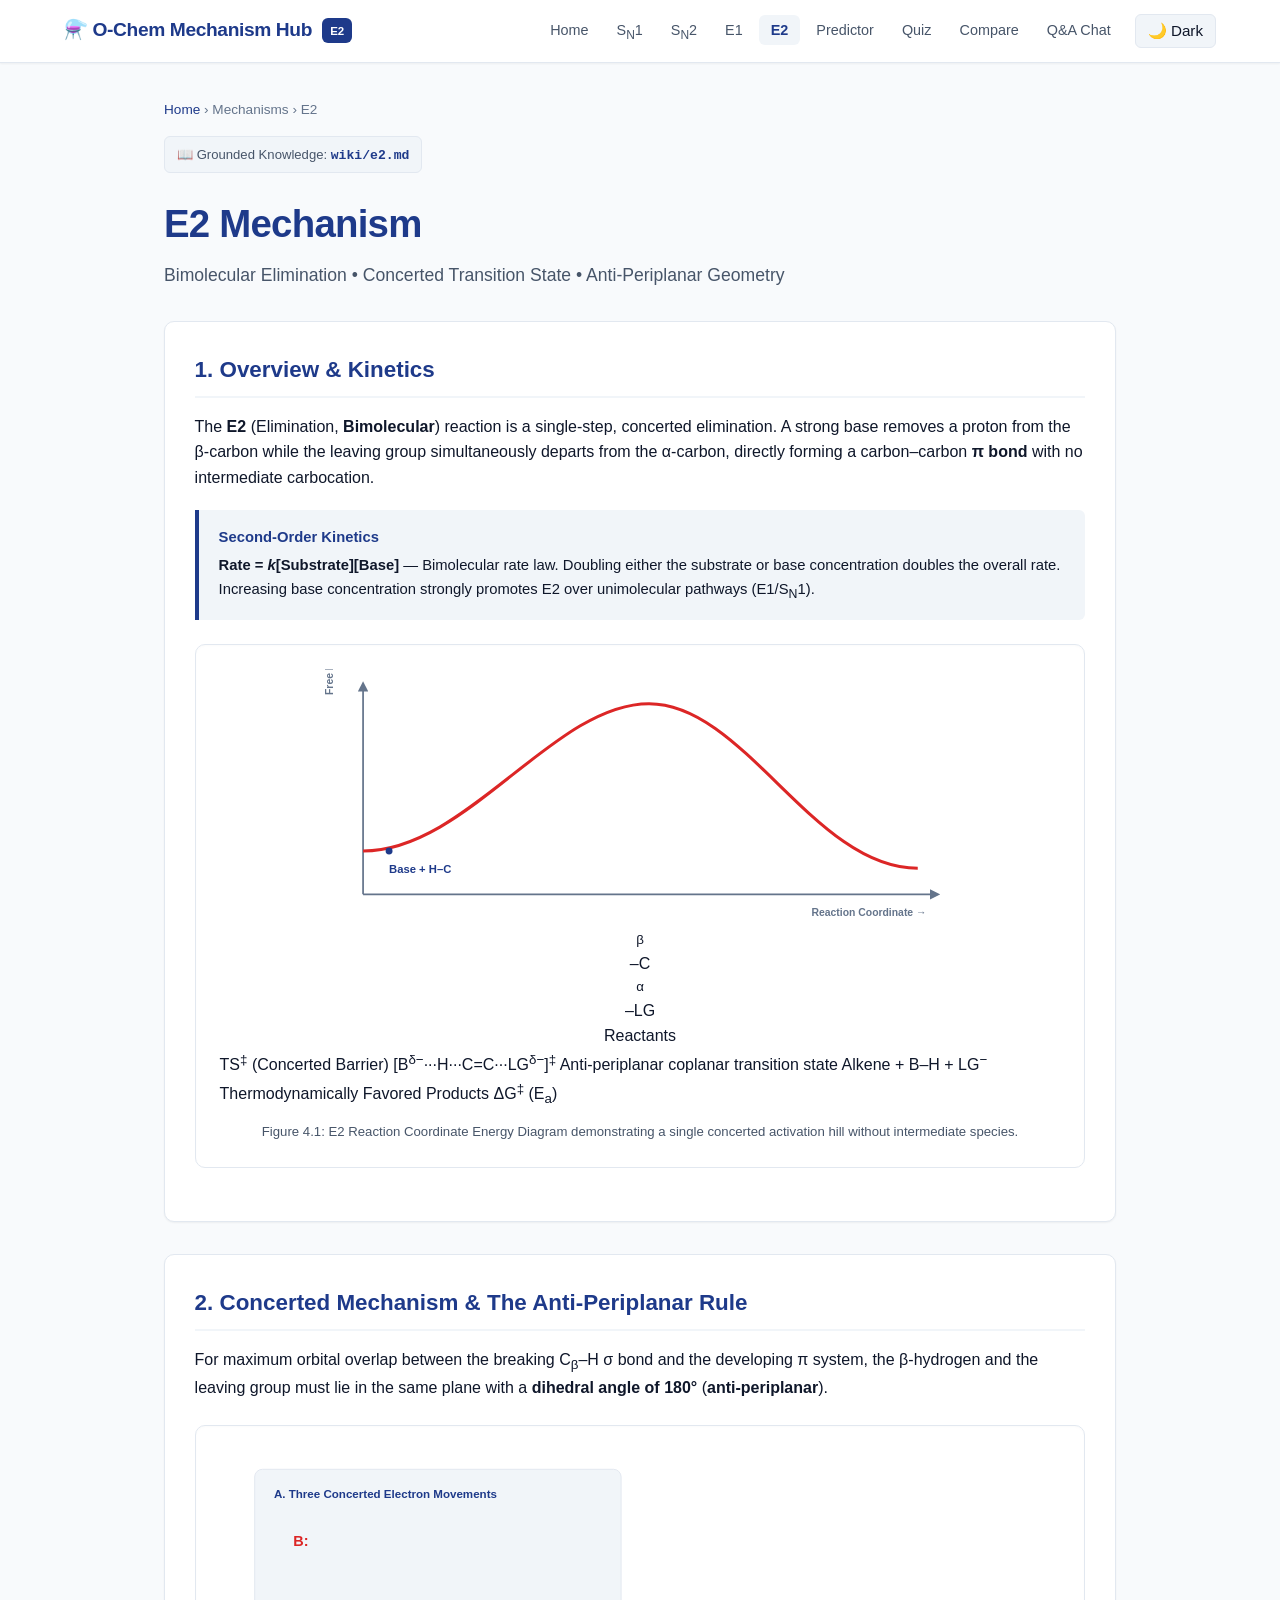
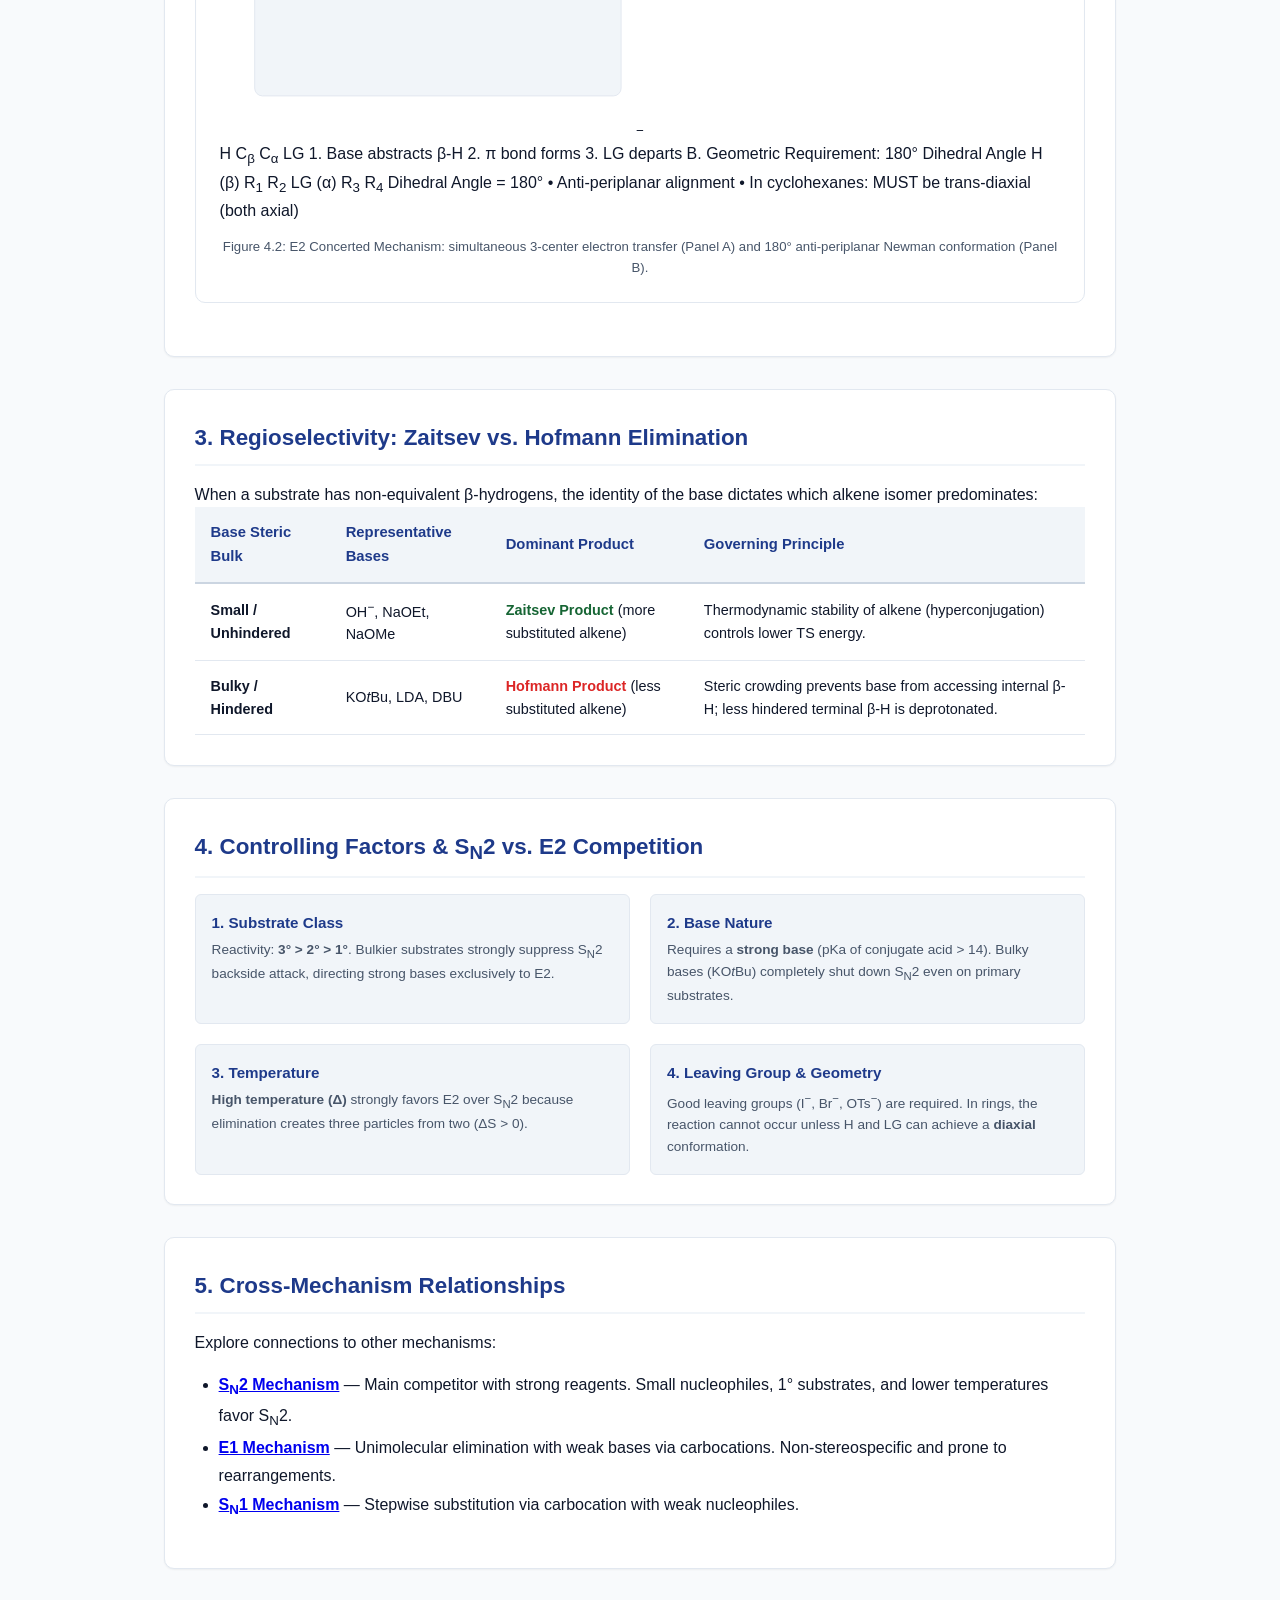
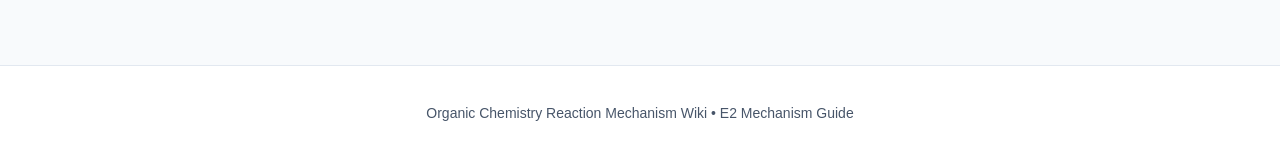
<file: pages/e2.html>
<!DOCTYPE html>
<html lang="en">
<head>
  <meta charset="UTF-8">
  <meta name="viewport" content="width=device-width, initial-scale=1.0">
  <title>E2 Mechanism — Bimolecular Elimination</title>
  <link rel="stylesheet" href="../assets/style.css">
</head>
<body>

  <!-- Top Navigation -->
  <header>
    <div class="nav-container">
      <a href="../index.html" class="brand">
        <span>⚗️ O-Chem Mechanism Hub</span>
        <span class="brand-badge">E2</span>
      </a>
      <div class="nav-right">
        <ul class="nav-links">
          <li><a href="../index.html">Home</a></li>
          <li><a href="sn1.html">S<sub>N</sub>1</a></li>
          <li><a href="sn2.html">S<sub>N</sub>2</a></li>
          <li><a href="e1.html">E1</a></li>
          <li><a href="e2.html" class="active">E2</a></li>
          <li><a href="predictor.html">Predictor</a></li>
          <li><a href="quiz.html">Quiz</a></li>
          <li><a href="compare.html">Compare</a></li>
          <li><a href="chat.html">Q&amp;A Chat</a></li>
        </ul>
        <button id="theme-toggle" class="theme-btn" onclick="toggleTheme()">🌙 Dark</button>
      </div>
    </div>
  </header>

  <main class="page-container">
    <div class="breadcrumb">
      <a href="../index.html">Home</a> &rsaquo; <span>Mechanisms</span> &rsaquo; <span>E2</span>
    </div>

    <div class="header-box">
      <div class="source-cite">📖 Grounded Knowledge: <code>wiki/e2.md</code></div>
      <h1>E2 Mechanism</h1>
      <p class="lead">Bimolecular Elimination &bull; Concerted Transition State &bull; Anti-Periplanar Geometry</p>
    </div>

    <!-- Overview & Kinetics -->
    <section class="card">
      <h2>1. Overview &amp; Kinetics</h2>
      <p>
        The <strong>E2</strong> (Elimination, <strong>Bimolecular</strong>) reaction is a single-step, concerted elimination. A strong base removes a proton from the β-carbon while the leaving group simultaneously departs from the α-carbon, directly forming a carbon–carbon <strong>π bond</strong> with no intermediate carbocation.
      </p>

      <div class="callout">
        <div class="callout-title">Second-Order Kinetics</div>
        <p><strong>Rate = <em>k</em>[Substrate][Base]</strong> &mdash; Bimolecular rate law. Doubling either the substrate or base concentration doubles the overall rate. Increasing base concentration strongly promotes E2 over unimolecular pathways (E1/S<sub>N</sub>1).</p>
      </div>

      <!-- Reaction Coordinate SVG -->
      <div class="svg-container">
        <svg viewBox="0 0 760 300" width="100%" height="260" xmlns="http://www.w3.org/2000/svg">
          <defs>
            <marker id="arrow" viewBox="0 0 10 10" refX="5" refY="5" markerWidth="6" markerHeight="6" orient="auto-start-reverse">
              <path d="M 0 0 L 10 5 L 0 10 z" fill="#64748B" />
            </marker>
          </defs>
          <line x1="60" y1="260" x2="720" y2="260" stroke="#64748B" stroke-width="2" marker-end="url(#arrow)" />
          <line x1="60" y1="260" x2="60" y2="20" stroke="#64748B" stroke-width="2" marker-end="url(#arrow)" />
          
          <text x="710" y="285" font-size="12" fill="#64748B" text-anchor="end" font-weight="600">Reaction Coordinate →</text>
          <text x="25" y="30" font-size="12" fill="#64748B" transform="rotate(-90 25,30)" font-weight="600">Free Energy (ΔG) →</text>

          <!-- Single Smooth Barrier Curve -->
          <path d="M 60 210 C 180 210, 280 40, 390 40 C 500 40, 580 230, 700 230" 
                fill="none" stroke="#DC2626" stroke-width="3.5" />

          <!-- Reactants -->
          <circle cx="90" cy="210" r="4" fill="#1E3A8A" />
          <text x="90" y="235" font-size="13" font-weight="700" fill="#1E3A8A">Base + H–C<sub>β</sub>–C<sub>α</sub>–LG</text>
          <text x="90" y="250" font-size="11" fill="#64748B">Reactants</text>

          <!-- Single TS -->
          <circle cx="390" cy="40" r="5" fill="#DC2626" />
          <text x="390" y="25" font-size="13" font-weight="700" fill="#DC2626" text-anchor="middle">TS<sup>‡</sup> (Concerted Barrier)</text>
          <text x="390" y="65" font-size="12" fill="#991B1B" font-weight="600" text-anchor="middle">[B<sup>δ−</sup>···H···C=C···LG<sup>δ−</sup>]<sup>‡</sup></text>
          <text x="390" y="80" font-size="11" fill="#64748B" text-anchor="middle">Anti-periplanar coplanar transition state</text>

          <!-- Products -->
          <circle cx="680" cy="230" r="4" fill="#1E3A8A" />
          <text x="680" y="250" font-size="13" font-weight="700" fill="#1E3A8A">Alkene + B–H + LG<sup>−</sup></text>
          <text x="680" y="265" font-size="11" fill="#64748B">Thermodynamically Favored Products</text>

          <!-- Activation Energy -->
          <line x1="90" y1="210" x2="390" y2="210" stroke="#CBD5E1" stroke-dasharray="4" />
          <line x1="390" y1="210" x2="390" y2="48" stroke="#DC2626" stroke-width="1.5" />
          <text x="400" y="135" font-size="12" fill="#DC2626" font-weight="600">ΔG<sup>‡</sup> (E<sub>a</sub>)</text>
        </svg>
        <div class="svg-caption">Figure 4.1: E2 Reaction Coordinate Energy Diagram demonstrating a single concerted activation hill without intermediate species.</div>
      </div>
    </section>

    <!-- Concerted Mechanism & Anti-Periplanar Geometry SVG -->
    <section class="card">
      <h2>2. Concerted Mechanism &amp; The Anti-Periplanar Rule</h2>
      <p>
        For maximum orbital overlap between the breaking C<sub>β</sub>–H σ bond and the developing π system, the 
        β-hydrogen and the leaving group must lie in the same plane with a <strong>dihedral angle of 180°</strong> (<strong>anti-periplanar</strong>).
      </p>

      <!-- SVG Mechanism & Stereochemistry Diagram -->
      <div class="svg-container">
        <svg viewBox="0 0 820 280" width="100%" height="270" xmlns="http://www.w3.org/2000/svg">
          <defs>
            <marker id="curv-red" viewBox="0 0 10 10" refX="5" refY="5" markerWidth="6" markerHeight="6" orient="auto-start-reverse">
              <path d="M 0 0 L 10 5 L 0 10 z" fill="#DC2626" />
            </marker>
          </defs>

          <!-- PANEL A: Concerted Curved Arrows -->
          <g transform="translate(10, 20)">
            <rect width="380" height="235" rx="8" fill="var(--surface-alt)" stroke="var(--border)" />
            <text x="20" y="30" font-size="12" font-weight="700" fill="var(--primary)">A. Three Concerted Electron Movements</text>

            <!-- Strong Base -->
            <text x="40" y="80" font-size="15" font-weight="700" fill="#DC2626">B:<sup>−</sup></text>
            <!-- Arrow 1: Base to H -->
            <path d="M 65 75 Q 95 80 105 105" fill="none" stroke="#DC2626" stroke-width="2.5" marker-end="url(#curv-red)" />

            <!-- Anti-periplanar Substrate -->
            <!-- β-H pointing up -->
            <text x="110" y="115" font-size="16" font-family="monospace" font-weight="700" fill="var(--text)">H</text>
            <line x1="117" y1="120" x2="117" y2="155" stroke="var(--text)" stroke-width="2.5" />
            <text x="110" y="175" font-size="16" font-family="monospace" font-weight="700" fill="var(--text)">C<sub>β</sub></text>

            <!-- Arrow 2: C-H bond to C-C bond -->
            <path d="M 120 135 Q 145 150 150 165" fill="none" stroke="#DC2626" stroke-width="2.5" marker-end="url(#curv-red)" />

            <!-- C-C bond -->
            <line x1="130" y1="170" x2="185" y2="170" stroke="var(--text)" stroke-width="2.5" />

            <text x="190" y="175" font-size="16" font-family="monospace" font-weight="700" fill="var(--text)">C<sub>α</sub></text>
            <!-- Leaving group pointing down (180° anti) -->
            <line x1="197" y1="180" x2="197" y2="215" stroke="var(--text)" stroke-width="2.5" />
            <text x="190" y="235" font-size="16" font-family="monospace" font-weight="700" fill="#DC2626">LG</text>

            <!-- Arrow 3: C-LG bond to LG -->
            <path d="M 197 195 Q 215 200 215 220" fill="none" stroke="#DC2626" stroke-width="2.5" marker-end="url(#curv-red)" />

            <!-- Labels -->
            <text x="140" y="100" font-size="10" fill="var(--text-subtle)">1. Base abstracts β-H</text>
            <text x="155" y="145" font-size="10" fill="var(--text-subtle)">2. π bond forms</text>
            <text x="225" y="195" font-size="10" fill="var(--text-subtle)">3. LG departs</text>
          </g>

          <!-- PANEL B: Anti-Periplanar & Cyclohexane Diaxial Requirement -->
          <g transform="translate(410, 20)">
            <rect width="395" height="235" rx="8" fill="var(--surface-alt)" stroke="var(--border)" />
            <text x="20" y="30" font-size="12" font-weight="700" fill="#DC2626">B. Geometric Requirement: 180° Dihedral Angle</text>

            <!-- Newman Projection representation -->
            <circle cx="110" cy="130" r="40" fill="var(--surface)" stroke="var(--text)" stroke-width="2.5" />
            <!-- Front Y bonds -->
            <line x1="110" y1="130" x2="110" y2="70" stroke="var(--text)" stroke-width="2.5" />
            <text x="105" y="65" font-size="14" font-weight="700" fill="var(--text)">H (β)</text>

            <line x1="110" y1="130" x2="80" y2="155" stroke="var(--text)" stroke-width="2" />
            <text x="65" y="165" font-size="11" fill="var(--text)">R<sub>1</sub></text>

            <line x1="110" y1="130" x2="140" y2="155" stroke="var(--text)" stroke-width="2" />
            <text x="145" y="165" font-size="11" fill="var(--text)">R<sub>2</sub></text>

            <!-- Back carbon bonds (extending outside circle) -->
            <line x1="110" y1="170" x2="110" y2="205" stroke="#DC2626" stroke-width="2.5" />
            <text x="100" y="225" font-size="14" font-weight="700" fill="#DC2626">LG (α)</text>

            <line x1="80" y1="105" x2="65" y2="95" stroke="var(--text)" stroke-width="2" />
            <text x="50" y="95" font-size="11" fill="var(--text)">R<sub>3</sub></text>

            <line x1="140" y1="105" x2="155" y2="95" stroke="var(--text)" stroke-width="2" />
            <text x="160" y="95" font-size="11" fill="var(--text)">R<sub>4</sub></text>

            <!-- 180 label -->
            <text x="195" y="125" font-size="12" font-weight="700" fill="#DC2626">Dihedral Angle = 180°</text>
            <text x="195" y="145" font-size="11" fill="var(--text-subtle)">&bull; Anti-periplanar alignment</text>
            <text x="195" y="165" font-size="11" fill="var(--text-subtle)">&bull; In cyclohexanes: MUST be</text>
            <text x="205" y="185" font-size="11" font-weight="700" fill="var(--text)">trans-diaxial (both axial)</text>
          </g>
        </svg>
        <div class="svg-caption">Figure 4.2: E2 Concerted Mechanism: simultaneous 3-center electron transfer (Panel A) and 180° anti-periplanar Newman conformation (Panel B).</div>
      </div>
    </section>

    <!-- Regioselectivity: Zaitsev vs Hofmann -->
    <section class="card">
      <h2>3. Regioselectivity: Zaitsev vs. Hofmann Elimination</h2>
      <p>
        When a substrate has non-equivalent β-hydrogens, the identity of the base dictates which alkene isomer predominates:
      </p>

      <table class="data-table">
        <thead>
          <tr>
            <th>Base Steric Bulk</th>
            <th>Representative Bases</th>
            <th>Dominant Product</th>
            <th>Governing Principle</th>
          </tr>
        </thead>
        <tbody>
          <tr>
            <td><strong>Small / Unhindered</strong></td>
            <td>OH<sup>−</sup>, NaOEt, NaOMe</td>
            <td><strong style="color: #166534;">Zaitsev Product</strong> (more substituted alkene)</td>
            <td>Thermodynamic stability of alkene (hyperconjugation) controls lower TS energy.</td>
          </tr>
          <tr>
            <td><strong>Bulky / Hindered</strong></td>
            <td>KO<em>t</em>Bu, LDA, DBU</td>
            <td><strong style="color: #DC2626;">Hofmann Product</strong> (less substituted alkene)</td>
            <td>Steric crowding prevents base from accessing internal β-H; less hindered terminal β-H is deprotonated.</td>
          </tr>
        </tbody>
      </table>
    </section>

    <!-- Controlling Factors & SN2 vs E2 -->
    <section class="card">
      <h2>4. Controlling Factors &amp; S<sub>N</sub>2 vs. E2 Competition</h2>
      <div class="grid-2">
        <div class="factor-pill">
          <h4>1. Substrate Class</h4>
          <p>Reactivity: <strong>3° &gt; 2° &gt; 1°</strong>. Bulkier substrates strongly suppress S<sub>N</sub>2 backside attack, directing strong bases exclusively to E2.</p>
        </div>
        <div class="factor-pill">
          <h4>2. Base Nature</h4>
          <p>Requires a <strong>strong base</strong> (pKa of conjugate acid &gt; 14). Bulky bases (KO<em>t</em>Bu) completely shut down S<sub>N</sub>2 even on primary substrates.</p>
        </div>
        <div class="factor-pill">
          <h4>3. Temperature</h4>
          <p><strong>High temperature (&Delta;)</strong> strongly favors E2 over S<sub>N</sub>2 because elimination creates three particles from two (&Delta;S &gt; 0).</p>
        </div>
        <div class="factor-pill">
          <h4>4. Leaving Group &amp; Geometry</h4>
          <p>Good leaving groups (I<sup>−</sup>, Br<sup>−</sup>, OTs<sup>−</sup>) are required. In rings, the reaction cannot occur unless H and LG can achieve a <strong>diaxial</strong> conformation.</p>
        </div>
      </div>
    </section>

    <!-- Related Mechanisms Navigation -->
    <section class="card">
      <h2>5. Cross-Mechanism Relationships</h2>
      <p>Explore connections to other mechanisms:</p>
      <ul style="margin: 1rem 1.5rem; line-height: 1.8;">
        <li><a href="sn2.html"><strong>S<sub>N</sub>2 Mechanism</strong></a> &mdash; Main competitor with strong reagents. Small nucleophiles, 1° substrates, and lower temperatures favor S<sub>N</sub>2.</li>
        <li><a href="e1.html"><strong>E1 Mechanism</strong></a> &mdash; Unimolecular elimination with weak bases via carbocations. Non-stereospecific and prone to rearrangements.</li>
        <li><a href="sn1.html"><strong>S<sub>N</sub>1 Mechanism</strong></a> &mdash; Stepwise substitution via carbocation with weak nucleophiles.</li>
      </ul>
    </section>
  </main>

  <footer>
    <p>Organic Chemistry Reaction Mechanism Wiki &bull; E2 Mechanism Guide</p>
  </footer>

  <script src="../assets/app.js"></script>
</body>
</html>
</file>
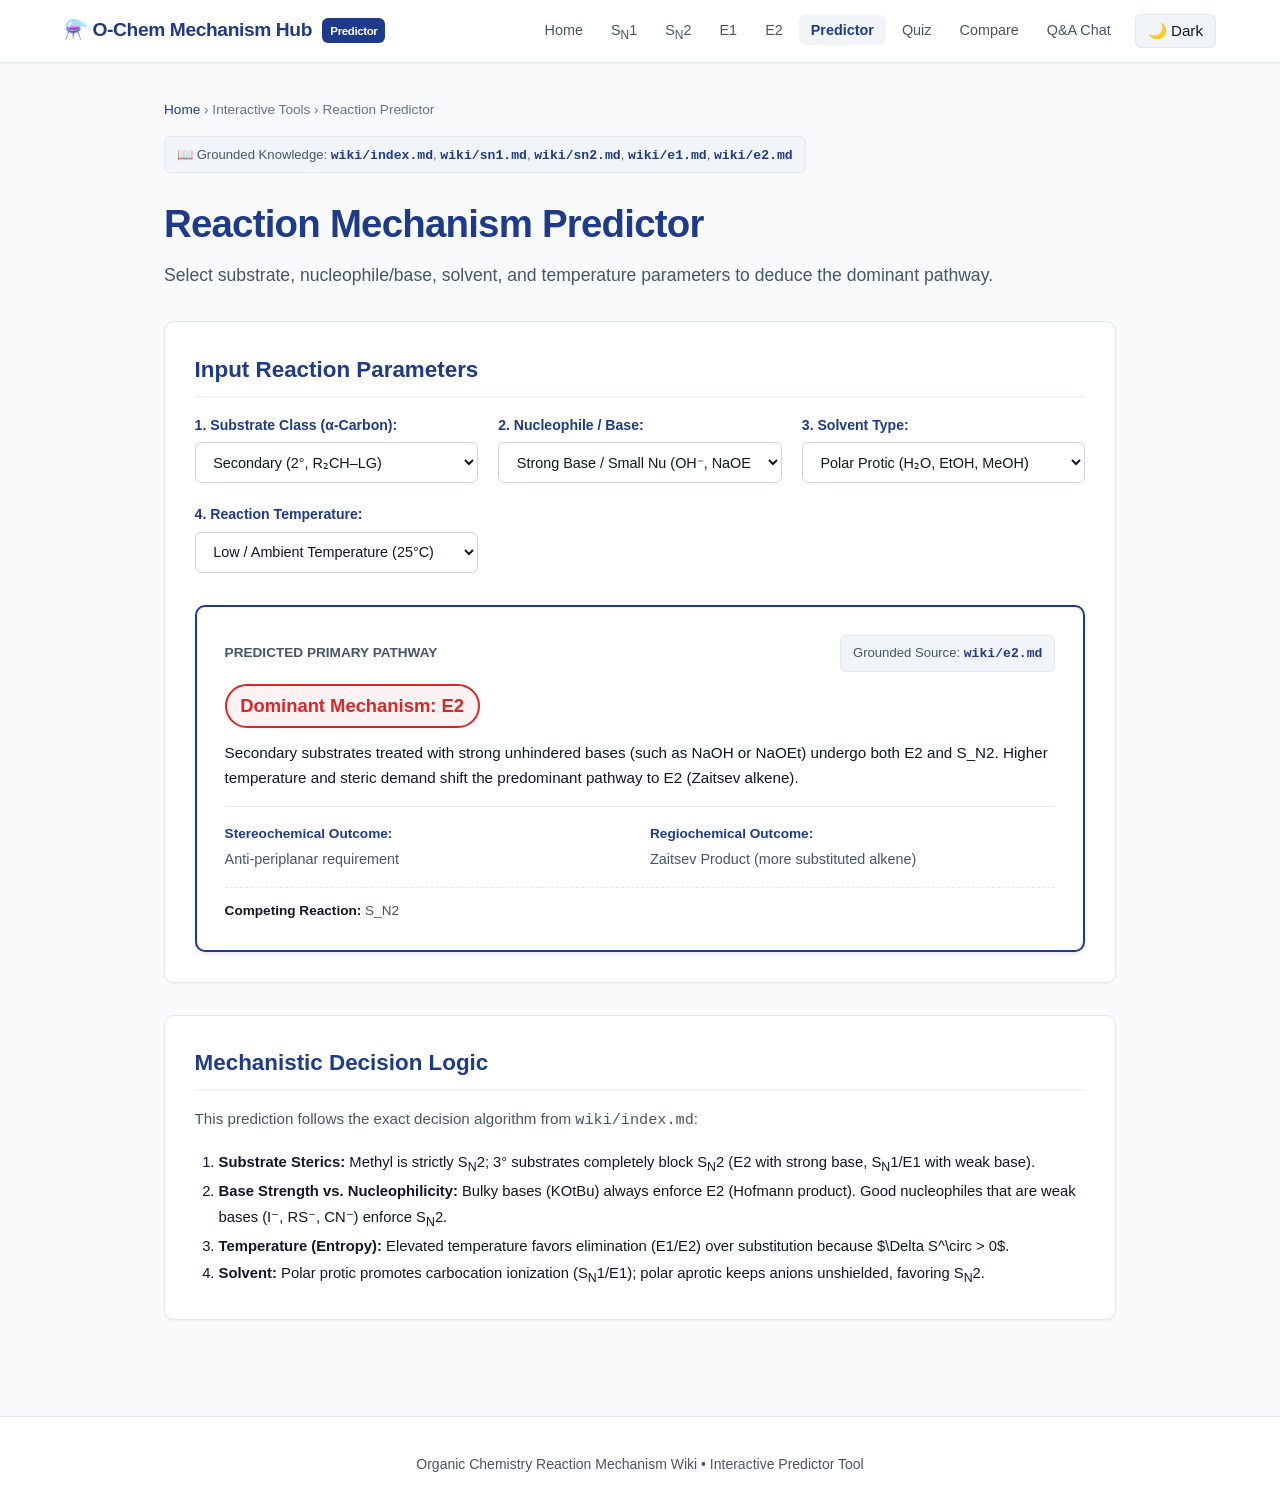
<file: pages/predictor.html>
<!DOCTYPE html>
<html lang="en">
<head>
  <meta charset="UTF-8">
  <meta name="viewport" content="width=device-width, initial-scale=1.0">
  <title>Reaction Predictor — Organic Chemistry Mechanism Hub</title>
  <link rel="stylesheet" href="../assets/style.css">
</head>
<body>

  <!-- Navigation Bar -->
  <header>
    <div class="nav-container">
      <a href="../index.html" class="brand">
        <span>⚗️ O-Chem Mechanism Hub</span>
        <span class="brand-badge">Predictor</span>
      </a>
      <div class="nav-right">
        <ul class="nav-links">
          <li><a href="../index.html">Home</a></li>
          <li><a href="sn1.html">S<sub>N</sub>1</a></li>
          <li><a href="sn2.html">S<sub>N</sub>2</a></li>
          <li><a href="e1.html">E1</a></li>
          <li><a href="e2.html">E2</a></li>
          <li><a href="predictor.html" class="active">Predictor</a></li>
          <li><a href="quiz.html">Quiz</a></li>
          <li><a href="compare.html">Compare</a></li>
          <li><a href="chat.html">Q&amp;A Chat</a></li>
        </ul>
        <button id="theme-toggle" class="theme-btn" onclick="toggleTheme()">🌙 Dark</button>
      </div>
    </div>
  </header>

  <main class="page-container">
    <div class="breadcrumb">
      <a href="../index.html">Home</a> &rsaquo; <span>Interactive Tools</span> &rsaquo; <span>Reaction Predictor</span>
    </div>

    <div class="header-box">
      <div class="source-cite">📖 Grounded Knowledge: <code>wiki/index.md</code>, <code>wiki/sn1.md</code>, <code>wiki/sn2.md</code>, <code>wiki/e1.md</code>, <code>wiki/e2.md</code></div>
      <h1>Reaction Mechanism Predictor</h1>
      <p class="lead">Select substrate, nucleophile/base, solvent, and temperature parameters to deduce the dominant pathway.</p>
    </div>

    <section class="card">
      <h2>Input Reaction Parameters</h2>
      
      <form id="predictor-form" class="predictor-form" onsubmit="event.preventDefault(); runPrediction();">
        <!-- 1. Substrate -->
        <div class="form-group">
          <label for="substrate-select">1. Substrate Class (α-Carbon):</label>
          <select id="substrate-select" onchange="runPrediction()">
            <option value="methyl">Methyl (CH₃–LG)</option>
            <option value="primary">Primary (1°, RCH₂–LG)</option>
            <option value="secondary" selected>Secondary (2°, R₂CH–LG)</option>
            <option value="tertiary">Tertiary (3°, R₃C–LG)</option>
          </select>
        </div>

        <!-- 2. Reagent -->
        <div class="form-group">
          <label for="reagent-select">2. Nucleophile / Base:</label>
          <select id="reagent-select" onchange="runPrediction()">
            <option value="strong_base_small" selected>Strong Base / Small Nu (OH⁻, NaOEt)</option>
            <option value="strong_base_bulky">Strong Bulky Base (KOtBu, LDA, DBU)</option>
            <option value="strong_nuc_weak_base">Strong Nu / Weak Base (I⁻, CN⁻, RS⁻, N₃⁻)</option>
            <option value="weak_nuc_weak_base">Weak Nu / Weak Base (H₂O, MeOH, EtOH)</option>
          </select>
        </div>

        <!-- 3. Solvent -->
        <div class="form-group">
          <label for="solvent-select">3. Solvent Type:</label>
          <select id="solvent-select" onchange="runPrediction()">
            <option value="polar_aprotic">Polar Aprotic (DMSO, DMF, Acetone)</option>
            <option value="polar_protic" selected>Polar Protic (H₂O, EtOH, MeOH)</option>
            <option value="nonpolar">Nonpolar (Hexane, Et₂O)</option>
          </select>
        </div>

        <!-- 4. Temperature -->
        <div class="form-group">
          <label for="temp-select">4. Reaction Temperature:</label>
          <select id="temp-select" onchange="runPrediction()">
            <option value="low" selected>Low / Ambient Temperature (25°C)</option>
            <option value="high">High Temperature (Heat / Reflux &gt; 80°C)</option>
          </select>
        </div>
      </form>

      <!-- Output Container -->
      <div id="prediction-result" class="prediction-result" style="display: block;">
        <div style="display: flex; justify-content: space-between; align-items: center; margin-bottom: 0.75rem;">
          <span style="font-size: 0.85rem; text-transform: uppercase; font-weight: 700; color: var(--text-muted);">Predicted Primary Pathway</span>
          <span id="result-source" class="source-cite" style="margin-bottom: 0;">wiki/e2.md</span>
        </div>
        <div id="result-badge" class="result-badge e2" style="background: var(--e2-bg); color: var(--e2-color); border: 2px solid var(--e2-color);">
          Dominant Mechanism: E2
        </div>

        <div id="result-explanation" class="result-explanation">
          Loading prediction...
        </div>

        <div class="grid-2" style="margin-top: 1rem; border-top: 1px solid var(--border); padding-top: 1rem;">
          <div>
            <div style="font-weight: 700; font-size: 0.85rem; color: var(--primary);">Stereochemical Outcome:</div>
            <div id="result-stereochem" style="font-size: 0.9rem; color: var(--text-muted); margin-top: 0.2rem;">Anti-periplanar geometry required</div>
          </div>
          <div>
            <div style="font-weight: 700; font-size: 0.85rem; color: var(--primary);">Regiochemical Outcome:</div>
            <div id="result-regiochem" style="font-size: 0.9rem; color: var(--text-muted); margin-top: 0.2rem;">Zaitsev Product (more substituted alkene)</div>
          </div>
        </div>

        <div style="margin-top: 1rem; padding-top: 0.75rem; border-top: 1px dashed var(--border); font-size: 0.85rem;">
          <strong>Competing Reaction:</strong> <span id="result-competing" style="color: var(--text-muted);">S_N2</span>
        </div>
      </div>
    </section>

    <!-- Flowchart Guide Card -->
    <section class="card">
      <h2>Mechanistic Decision Logic</h2>
      <p style="color: var(--text-muted); font-size: 0.95rem; margin-bottom: 1rem;">
        This prediction follows the exact decision algorithm from <code>wiki/index.md</code>:
      </p>
      <ol style="margin-left: 1.5rem; line-height: 1.8; font-size: 0.925rem; color: var(--text);">
        <li><strong>Substrate Sterics:</strong> Methyl is strictly S<sub>N</sub>2; 3° substrates completely block S<sub>N</sub>2 (E2 with strong base, S<sub>N</sub>1/E1 with weak base).</li>
        <li><strong>Base Strength vs. Nucleophilicity:</strong> Bulky bases (KOtBu) always enforce E2 (Hofmann product). Good nucleophiles that are weak bases (I⁻, RS⁻, CN⁻) enforce S<sub>N</sub>2.</li>
        <li><strong>Temperature (Entropy):</strong> Elevated temperature favors elimination (E1/E2) over substitution because $\Delta S^\circ &gt; 0$.</li>
        <li><strong>Solvent:</strong> Polar protic promotes carbocation ionization (S<sub>N</sub>1/E1); polar aprotic keeps anions unshielded, favoring S<sub>N</sub>2.</li>
      </ol>
    </section>
  </main>

  <footer>
    <p>Organic Chemistry Reaction Mechanism Wiki &bull; Interactive Predictor Tool</p>
  </footer>

  <script src="../assets/app.js"></script>
  <script>
    function runPrediction() {
      const substrate = document.getElementById('substrate-select').value;
      const reagent = document.getElementById('reagent-select').value;
      const solvent = document.getElementById('solvent-select').value;
      const temp = document.getElementById('temp-select').value;

      const res = predictReaction(substrate, reagent, solvent, temp);
      
      const badge = document.getElementById('result-badge');
      badge.textContent = `Dominant Mechanism: ${res.primary}`;
      badge.className = `result-badge ${res.primary.toLowerCase()}`;
      
      // Dynamic mechanism styling
      if (res.primary === "SN1") {
        badge.style.background = "var(--sn1-bg)";
        badge.style.color = "var(--sn1-color)";
        badge.style.borderColor = "var(--sn1-color)";
      } else if (res.primary === "SN2") {
        badge.style.background = "var(--sn2-bg)";
        badge.style.color = "var(--sn2-color)";
        badge.style.borderColor = "var(--sn2-color)";
      } else if (res.primary === "E1") {
        badge.style.background = "var(--e1-bg)";
        badge.style.color = "var(--e1-color)";
        badge.style.borderColor = "var(--e1-color)";
      } else if (res.primary === "E2") {
        badge.style.background = "var(--e2-bg)";
        badge.style.color = "var(--e2-color)";
        badge.style.borderColor = "var(--e2-color)";
      } else {
        badge.style.background = "var(--surface-alt)";
        badge.style.color = "var(--text-muted)";
        badge.style.borderColor = "var(--border)";
      }

      document.getElementById('result-explanation').textContent = res.explanation;
      document.getElementById('result-stereochem').textContent = res.stereochem || "N/A";
      document.getElementById('result-regiochem').textContent = res.regiochem || "N/A";
      document.getElementById('result-competing').textContent = res.competing;
      document.getElementById('result-source').innerHTML = `Grounded Source: <code>${res.source}</code>`;
    }

    document.addEventListener('DOMContentLoaded', runPrediction);
  </script>
</body>
</html>
</file>
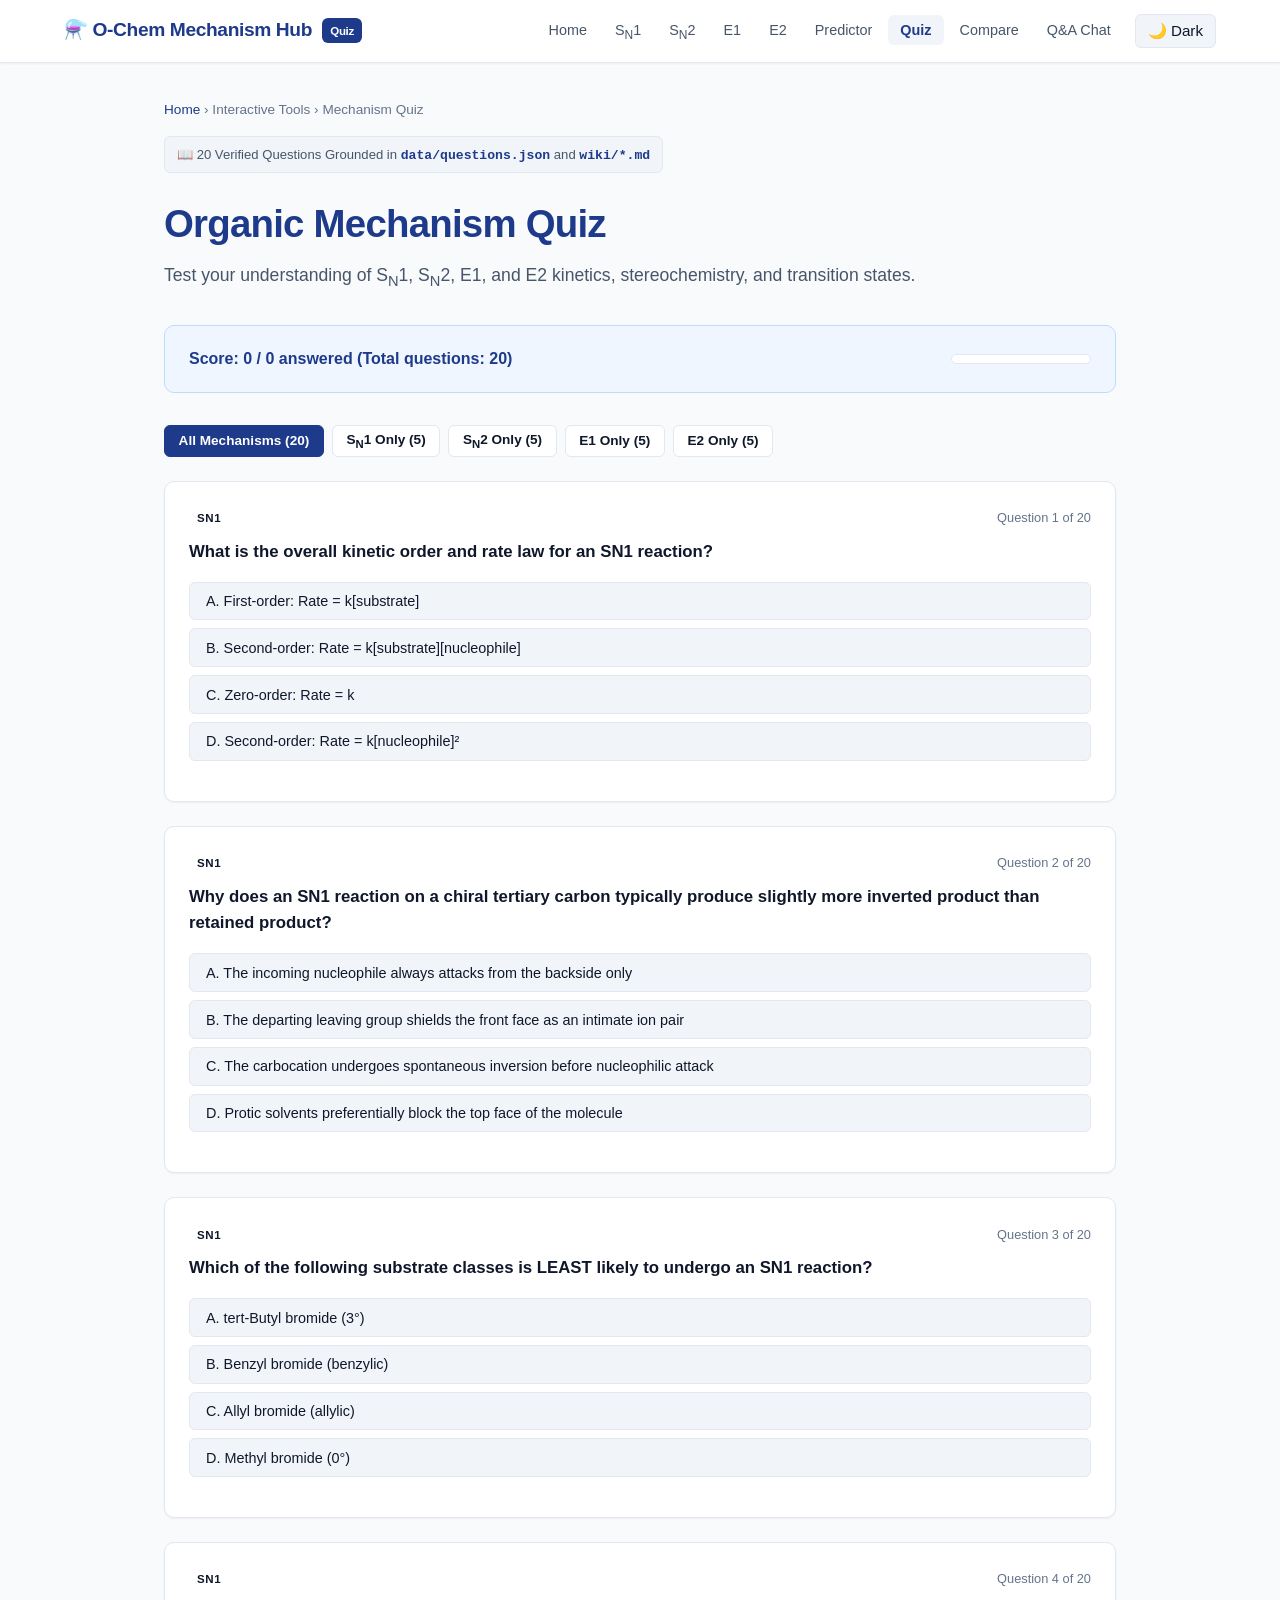
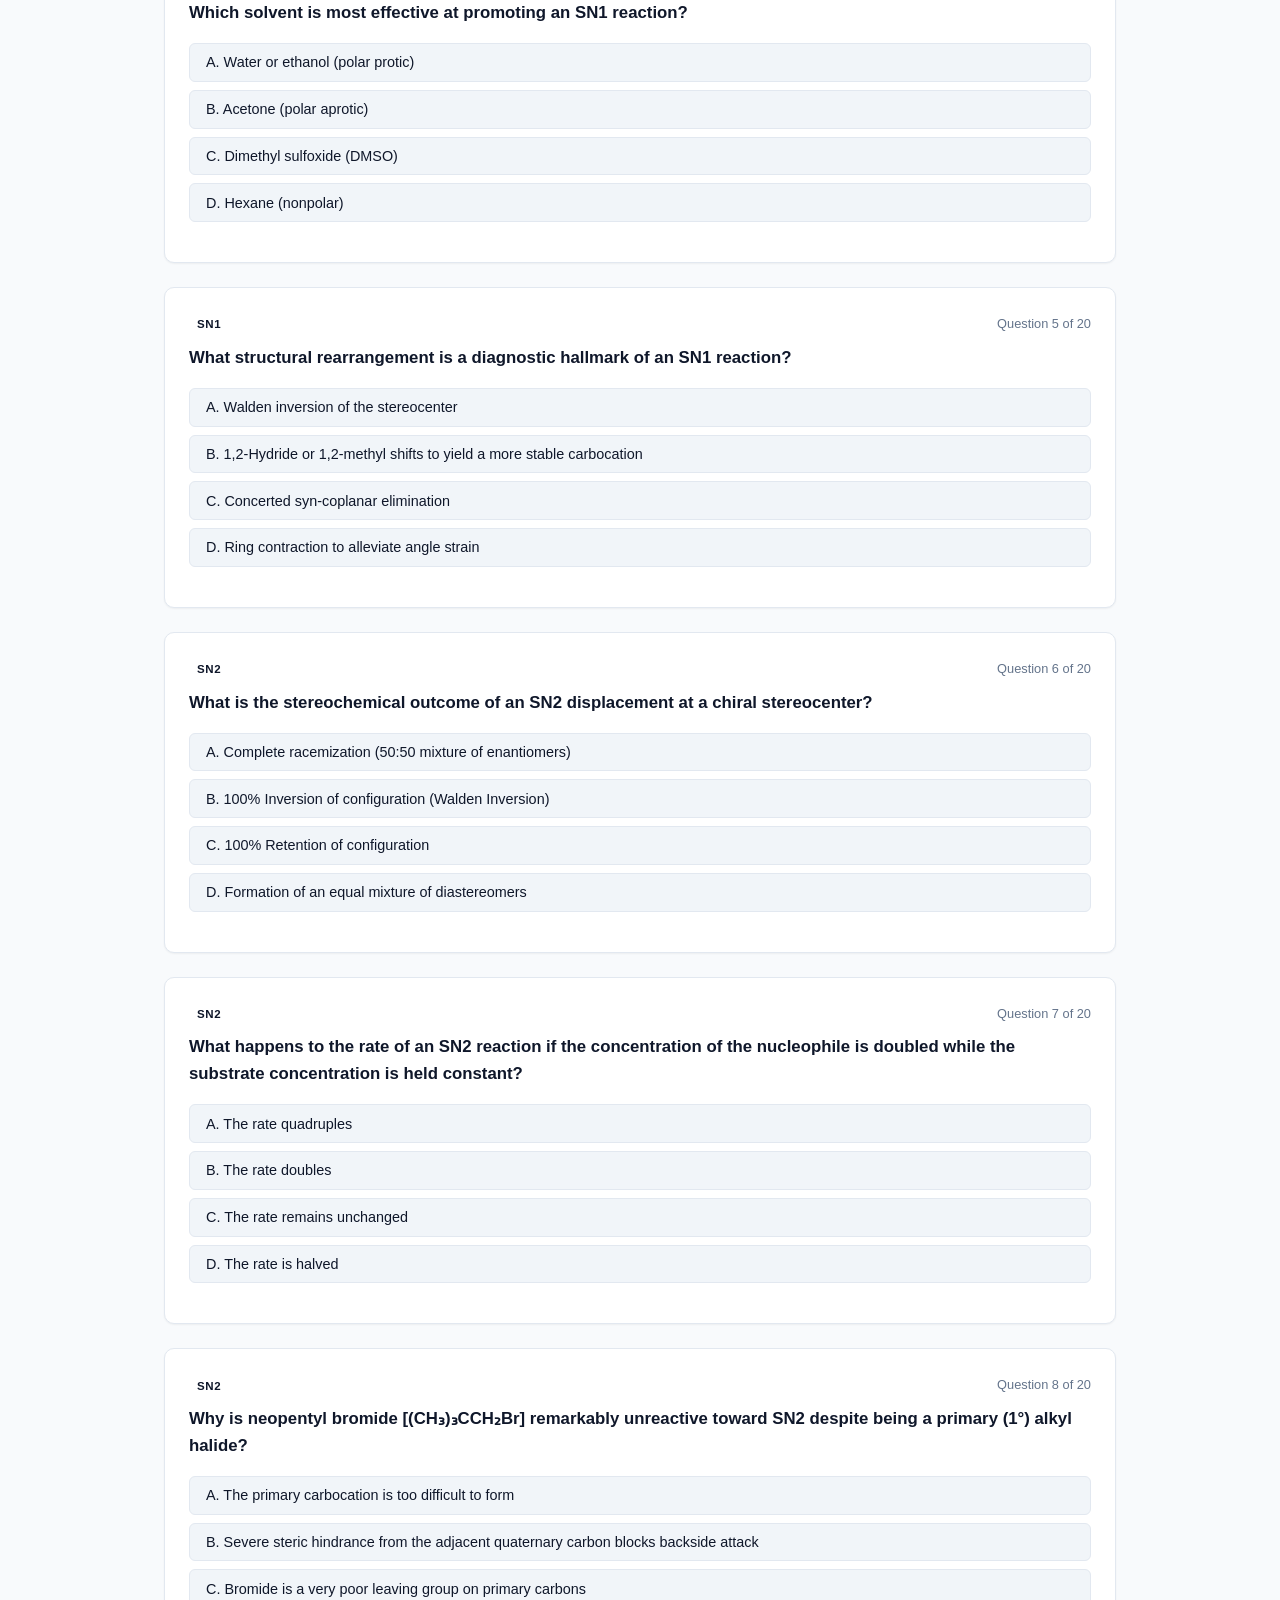
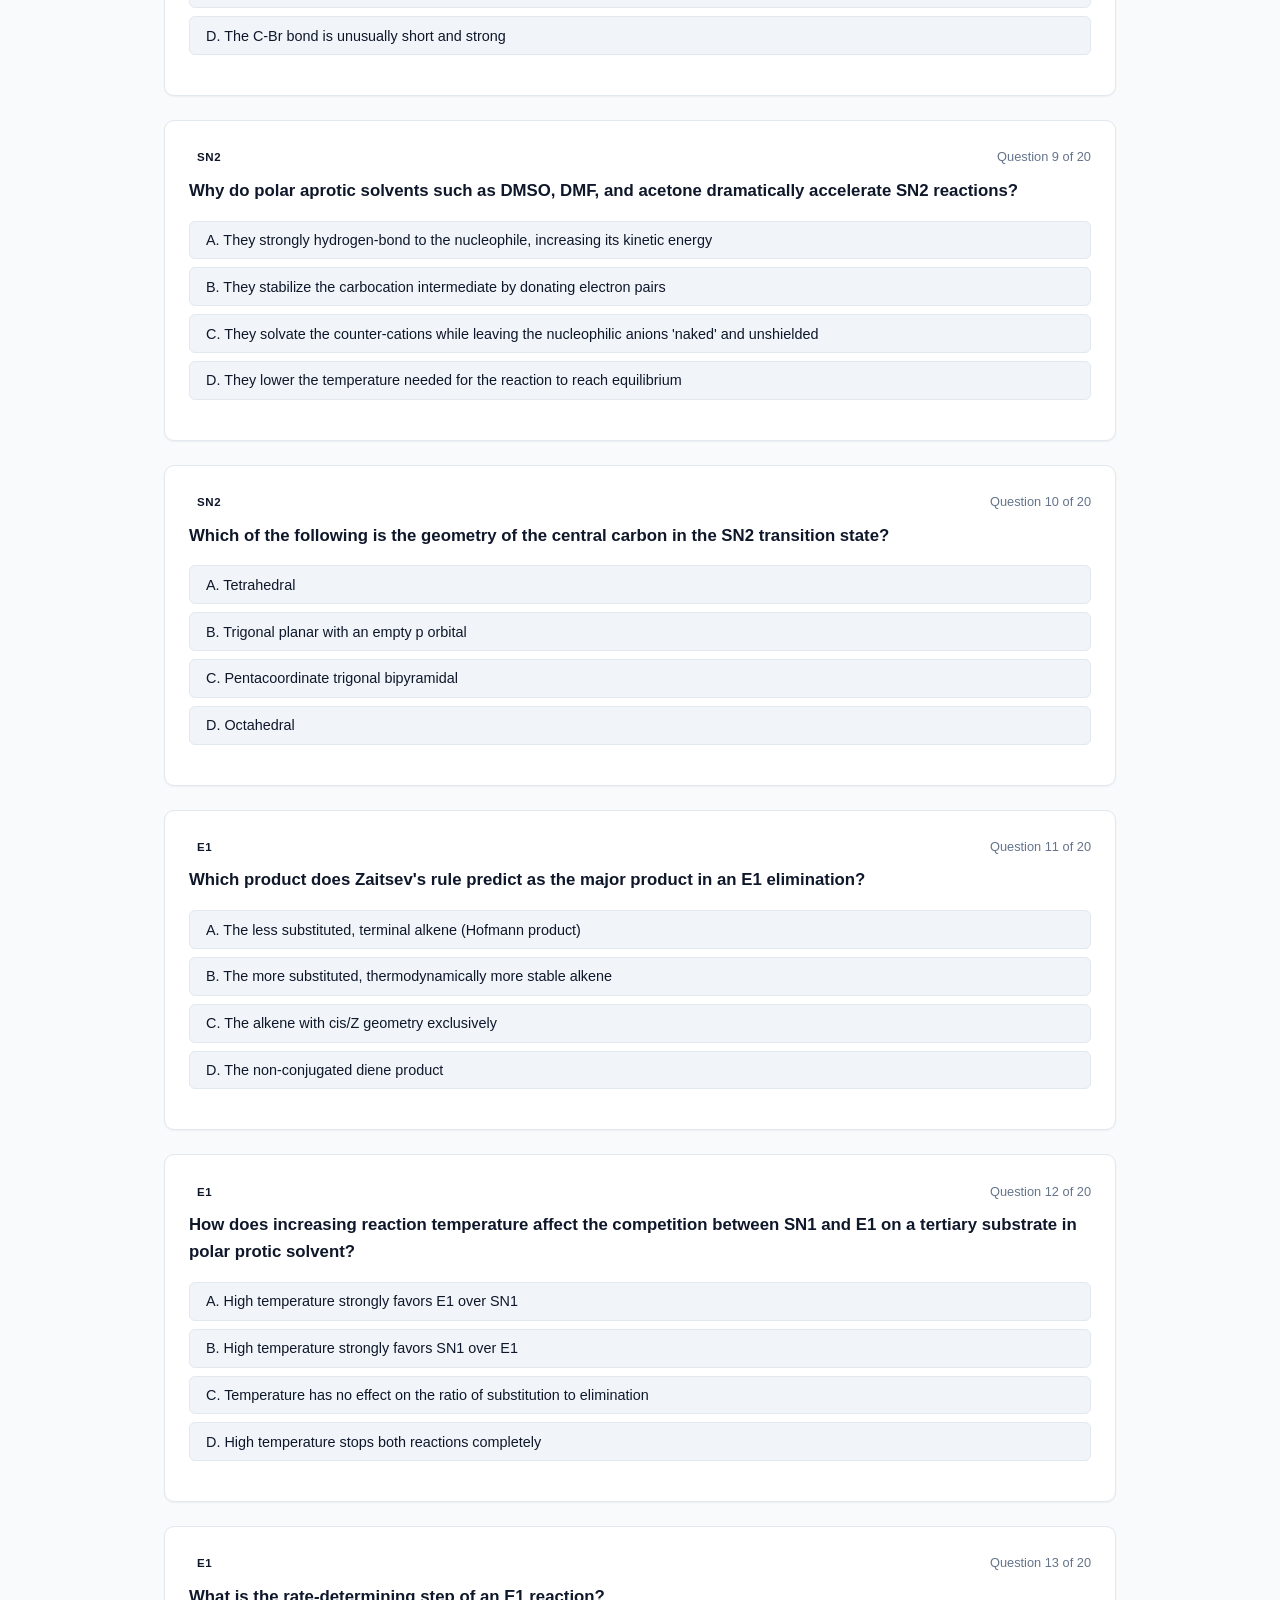
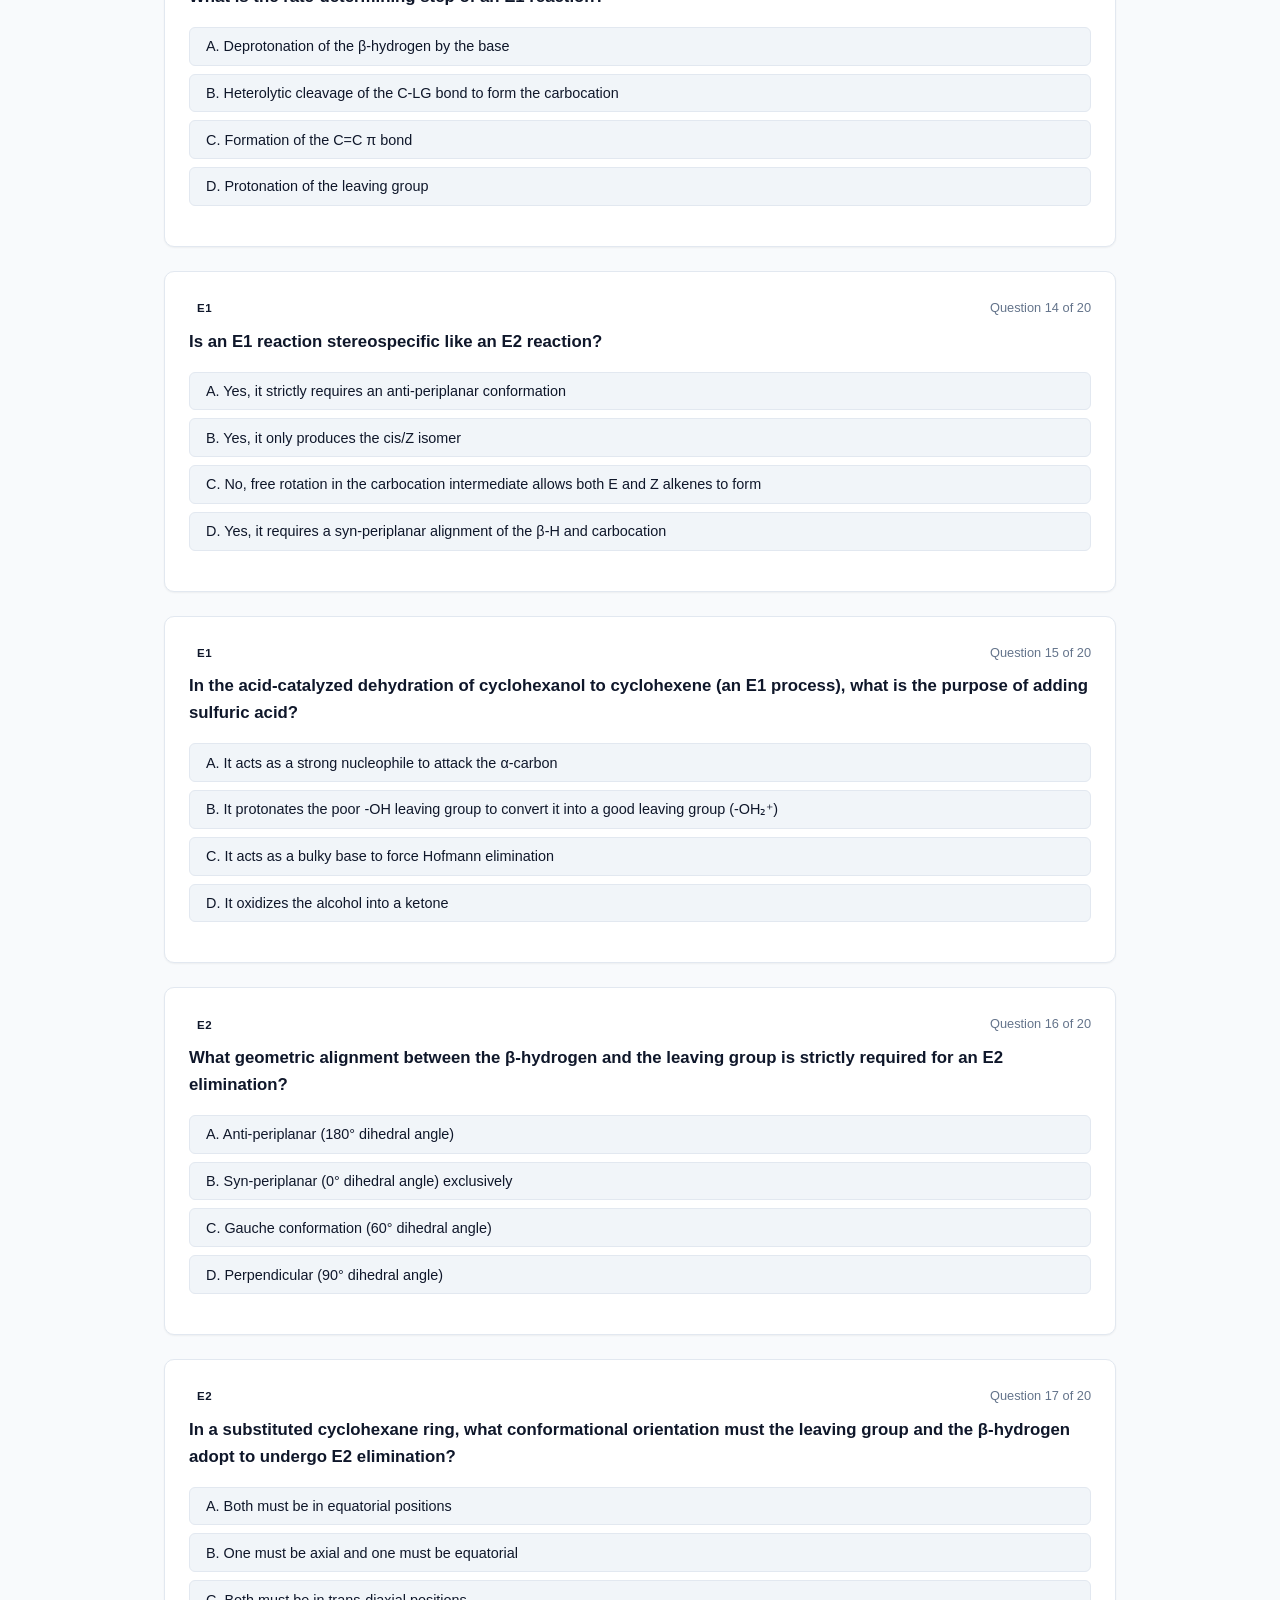
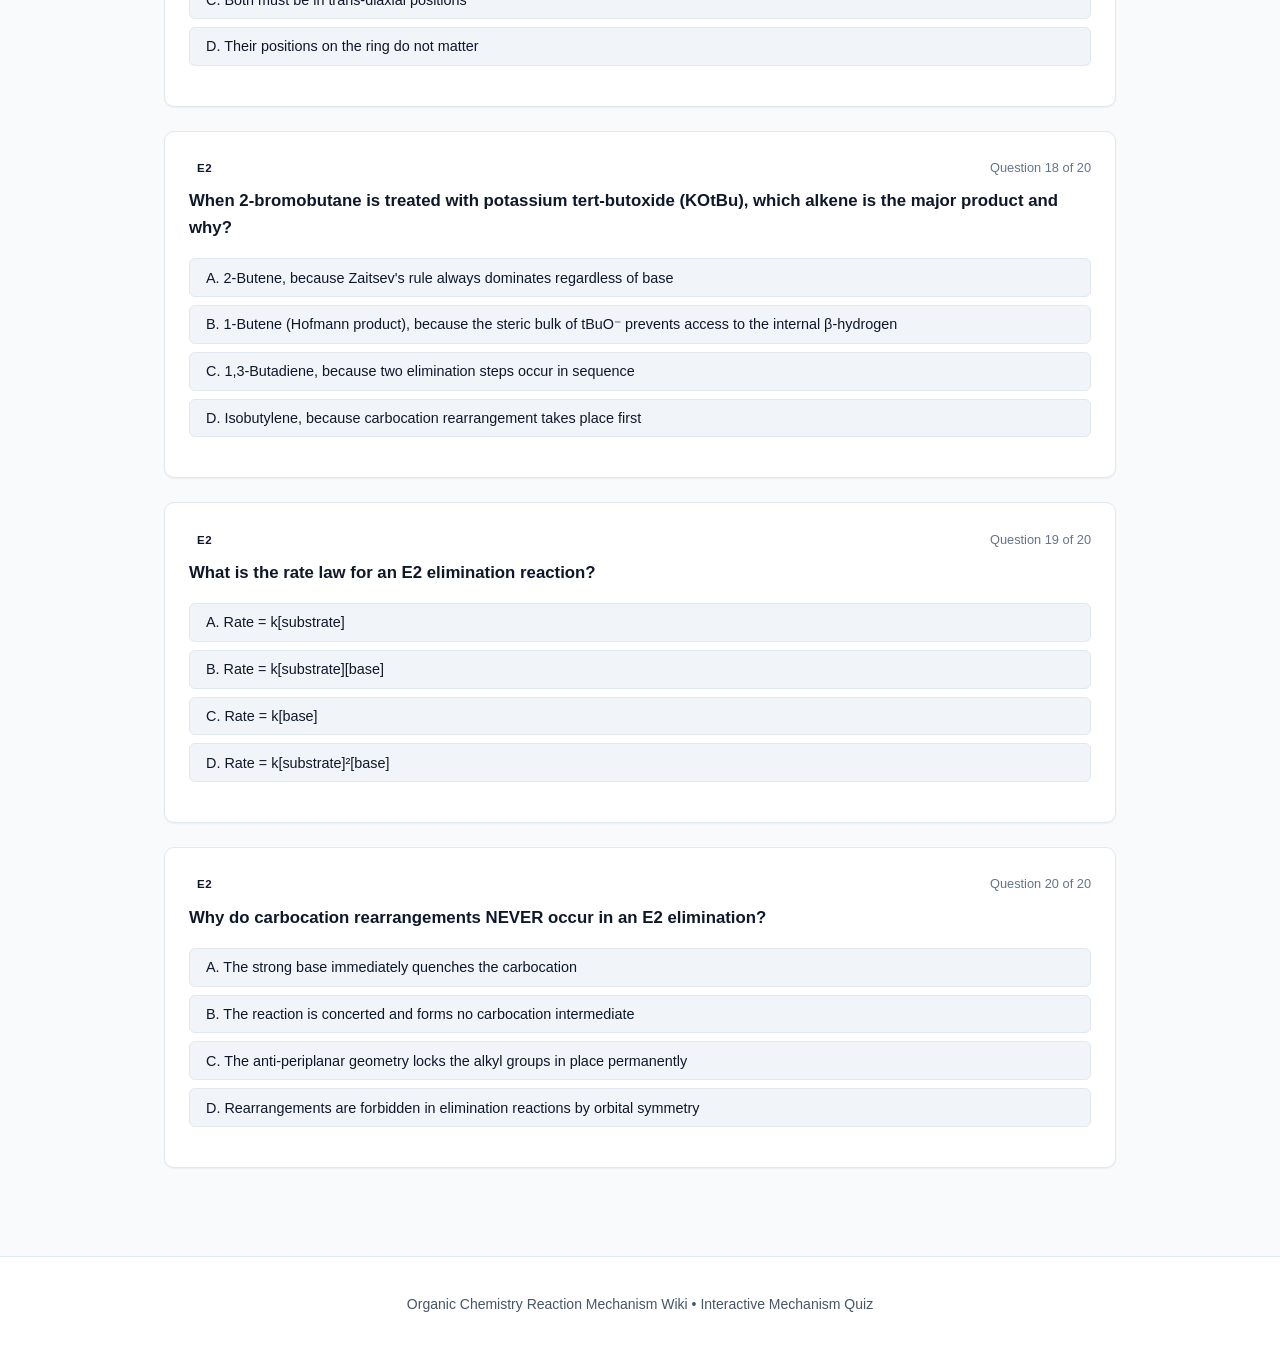
<file: pages/quiz.html>
<!DOCTYPE html>
<html lang="en">
<head>
  <meta charset="UTF-8">
  <meta name="viewport" content="width=device-width, initial-scale=1.0">
  <title>Mechanism Quiz &amp; Knowledge Check — Organic Chemistry Mechanism Hub</title>
  <link rel="stylesheet" href="../assets/style.css">
</head>
<body>

  <!-- Navigation Bar -->
  <header>
    <div class="nav-container">
      <a href="../index.html" class="brand">
        <span>⚗️ O-Chem Mechanism Hub</span>
        <span class="brand-badge">Quiz</span>
      </a>
      <div class="nav-right">
        <ul class="nav-links">
          <li><a href="../index.html">Home</a></li>
          <li><a href="sn1.html">S<sub>N</sub>1</a></li>
          <li><a href="sn2.html">S<sub>N</sub>2</a></li>
          <li><a href="e1.html">E1</a></li>
          <li><a href="e2.html">E2</a></li>
          <li><a href="predictor.html">Predictor</a></li>
          <li><a href="quiz.html" class="active">Quiz</a></li>
          <li><a href="compare.html">Compare</a></li>
          <li><a href="chat.html">Q&amp;A Chat</a></li>
        </ul>
        <button id="theme-toggle" class="theme-btn" onclick="toggleTheme()">🌙 Dark</button>
      </div>
    </div>
  </header>

  <main class="page-container">
    <div class="breadcrumb">
      <a href="../index.html">Home</a> &rsaquo; <span>Interactive Tools</span> &rsaquo; <span>Mechanism Quiz</span>
    </div>

    <div class="header-box">
      <div class="source-cite">📖 20 Verified Questions Grounded in <code>data/questions.json</code> and <code>wiki/*.md</code></div>
      <h1>Organic Mechanism Quiz</h1>
      <p class="lead">Test your understanding of S<sub>N</sub>1, S<sub>N</sub>2, E1, and E2 kinetics, stereochemistry, and transition states.</p>
    </div>

    <!-- Score Status Banner -->
    <div class="score-banner">
      <div id="score-text">Score: <strong>0</strong> / 0 answered (20 Questions Total)</div>
      <div style="width: 140px; height: 10px; background: var(--surface); border-radius: 9999px; overflow: hidden; border: 1px solid var(--border);">
        <div id="score-bar" style="width: 0%; height: 100%; background: var(--primary-light); transition: width 0.3s ease;"></div>
      </div>
    </div>

    <!-- Filter Buttons -->
    <div class="quiz-controls">
      <button class="filter-btn active" onclick="switchFilter('all', this)">All Mechanisms (20)</button>
      <button class="filter-btn" onclick="switchFilter('sn1', this)">S<sub>N</sub>1 Only (5)</button>
      <button class="filter-btn" onclick="switchFilter('sn2', this)">S<sub>N</sub>2 Only (5)</button>
      <button class="filter-btn" onclick="switchFilter('e1', this)">E1 Only (5)</button>
      <button class="filter-btn" onclick="switchFilter('e2', this)">E2 Only (5)</button>
    </div>

    <!-- Questions Container -->
    <div id="quiz-questions-container">
      <div style="padding: 2rem; text-align: center; color: var(--text-muted);">
        Loading questions from data/questions.json...
      </div>
    </div>
  </main>

  <footer>
    <p>Organic Chemistry Reaction Mechanism Wiki &bull; Interactive Mechanism Quiz</p>
  </footer>

  <script src="../assets/app.js"></script>
  <script>
    let currentFilter = 'all';

    function switchFilter(mech, btn) {
      document.querySelectorAll('.filter-btn').forEach(b => b.classList.remove('active'));
      btn.classList.add('active');
      currentFilter = mech;
      renderQuiz(mech);
    }

    document.addEventListener('DOMContentLoaded', () => {
      initQuiz();
    });
  </script>
</body>
</html>
</file>
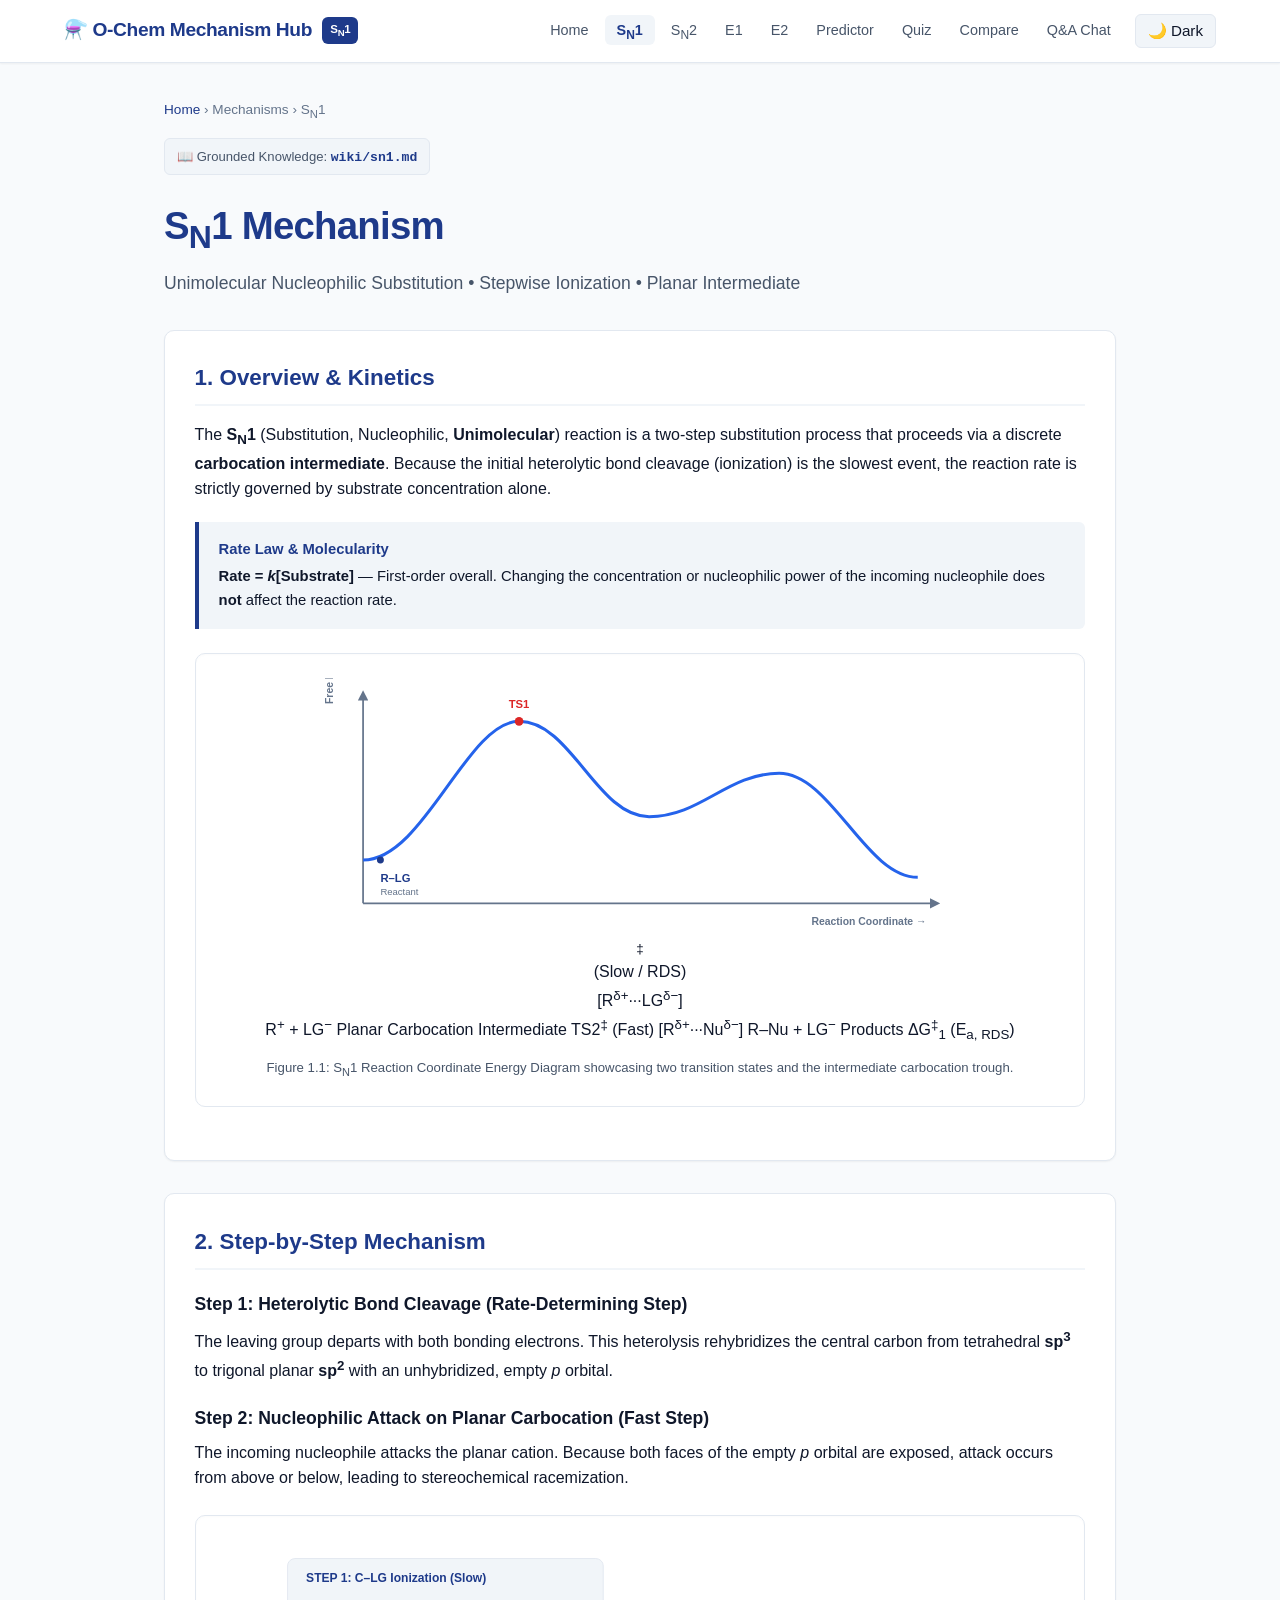
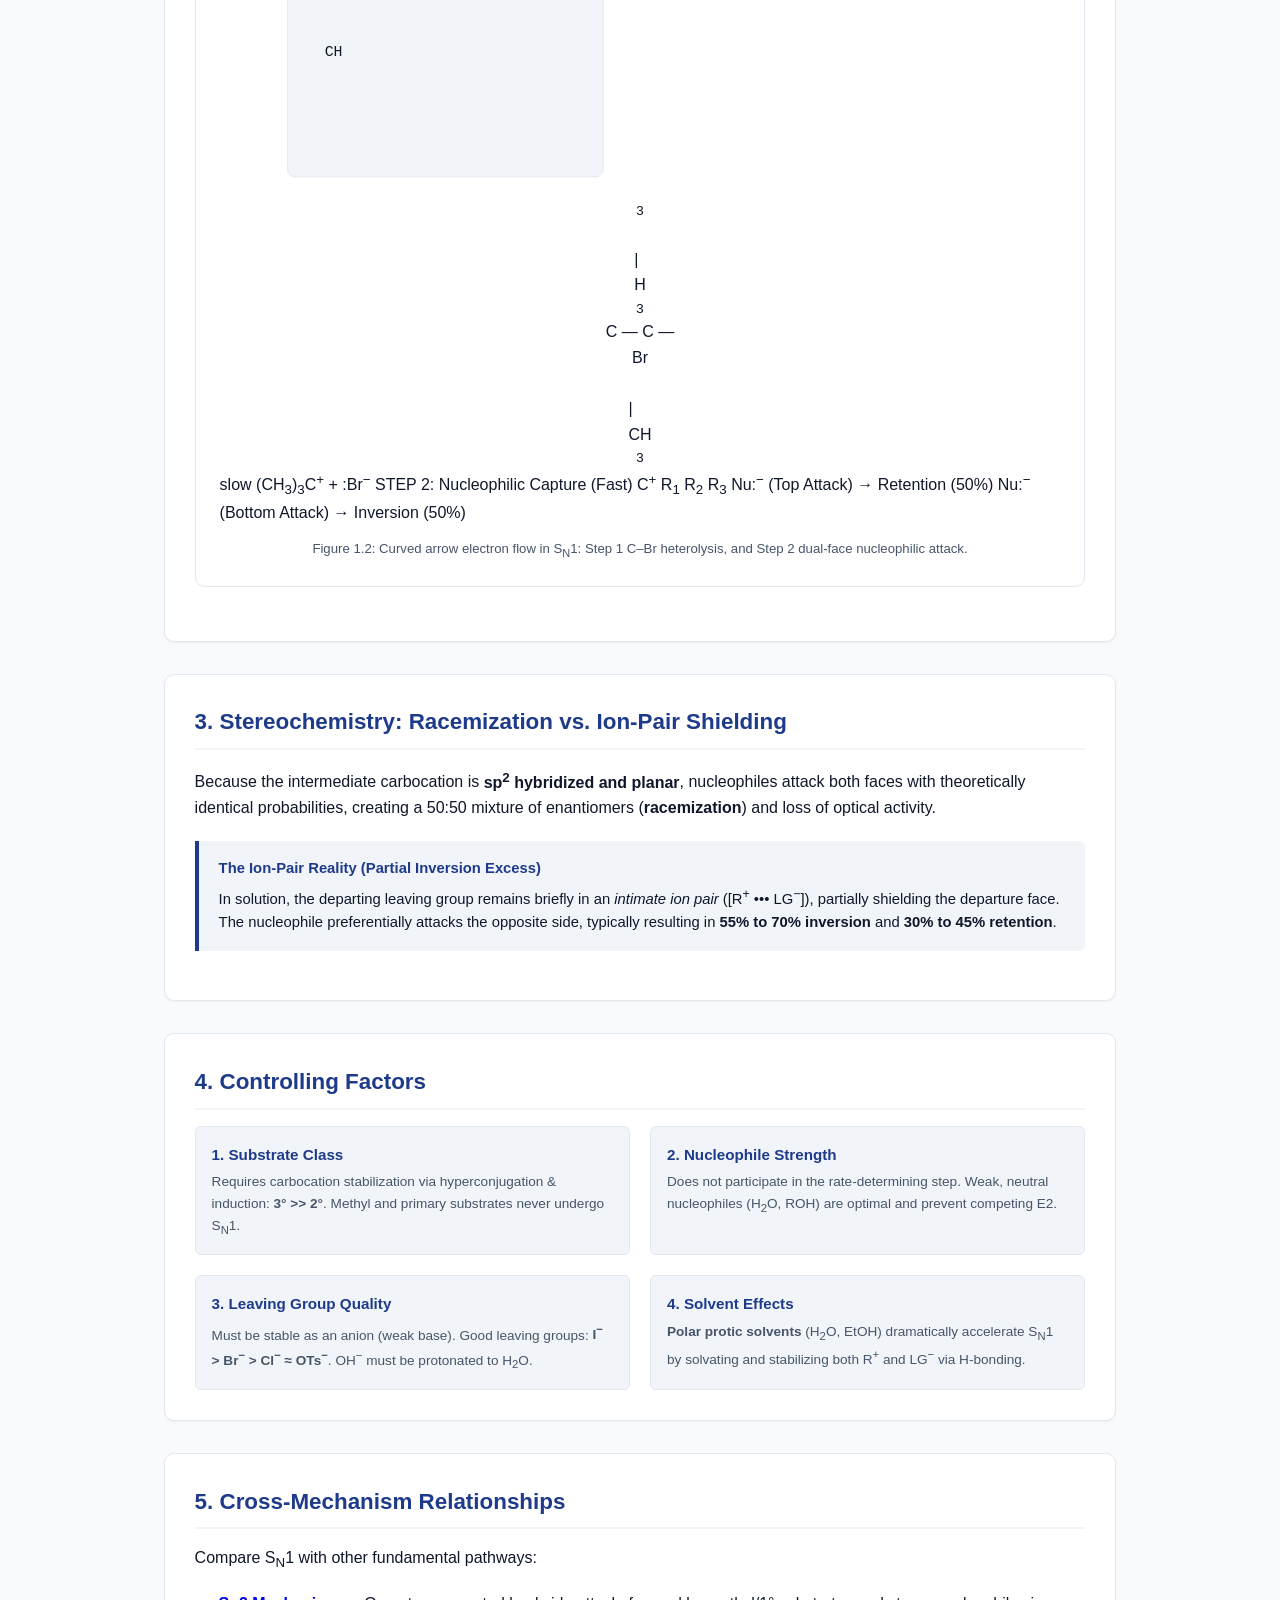
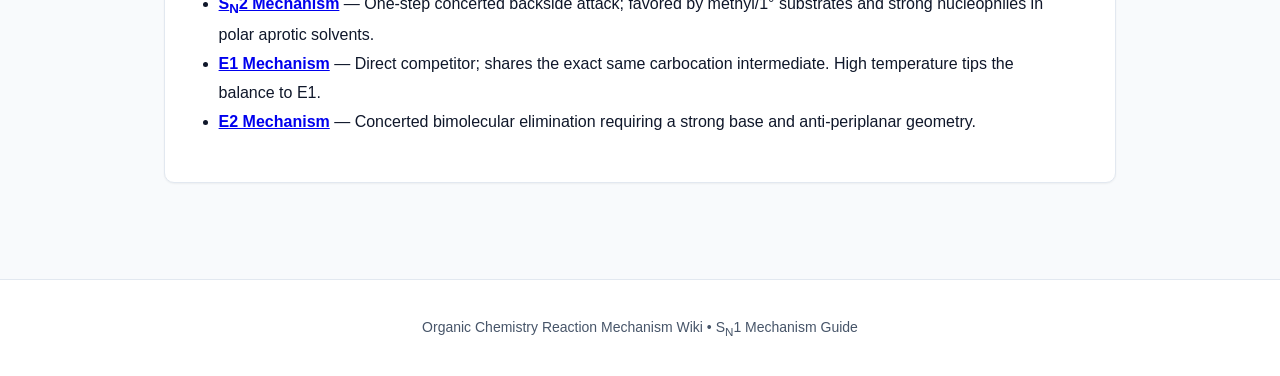
<file: pages/sn1.html>
<!DOCTYPE html>
<html lang="en">
<head>
  <meta charset="UTF-8">
  <meta name="viewport" content="width=device-width, initial-scale=1.0">
  <title>SN1 Mechanism — Unimolecular Nucleophilic Substitution</title>
  <link rel="stylesheet" href="../assets/style.css">
</head>
<body>

  <!-- Top Navigation -->
  <header>
    <div class="nav-container">
      <a href="../index.html" class="brand">
        <span>⚗️ O-Chem Mechanism Hub</span>
        <span class="brand-badge">S<sub>N</sub>1</span>
      </a>
      <div class="nav-right">
        <ul class="nav-links">
          <li><a href="../index.html">Home</a></li>
          <li><a href="sn1.html" class="active">S<sub>N</sub>1</a></li>
          <li><a href="sn2.html">S<sub>N</sub>2</a></li>
          <li><a href="e1.html">E1</a></li>
          <li><a href="e2.html">E2</a></li>
          <li><a href="predictor.html">Predictor</a></li>
          <li><a href="quiz.html">Quiz</a></li>
          <li><a href="compare.html">Compare</a></li>
          <li><a href="chat.html">Q&amp;A Chat</a></li>
        </ul>
        <button id="theme-toggle" class="theme-btn" onclick="toggleTheme()">🌙 Dark</button>
      </div>
    </div>
  </header>

  <main class="page-container">
    <div class="breadcrumb">
      <a href="../index.html">Home</a> &rsaquo; <span>Mechanisms</span> &rsaquo; <span>S<sub>N</sub>1</span>
    </div>

    <div class="header-box">
      <div class="source-cite">📖 Grounded Knowledge: <code>wiki/sn1.md</code></div>
      <h1>S<sub>N</sub>1 Mechanism</h1>
      <p class="lead">Unimolecular Nucleophilic Substitution &bull; Stepwise Ionization &bull; Planar Intermediate</p>
    </div>

    <!-- Overview & Kinetics -->
    <section class="card">
      <h2>1. Overview &amp; Kinetics</h2>
      <p>
        The <strong>S<sub>N</sub>1</strong> (Substitution, Nucleophilic, <strong>Unimolecular</strong>) reaction is a two-step substitution process that proceeds via a discrete <strong>carbocation intermediate</strong>. Because the initial heterolytic bond cleavage (ionization) is the slowest event, the reaction rate is strictly governed by substrate concentration alone.
      </p>

      <div class="callout">
        <div class="callout-title">Rate Law &amp; Molecularity</div>
        <p><strong>Rate = <em>k</em>[Substrate]</strong> &mdash; First-order overall. Changing the concentration or nucleophilic power of the incoming nucleophile does <strong>not</strong> affect the reaction rate.</p>
      </div>

      <!-- Reaction Coordinate SVG -->
      <div class="svg-container">
        <svg viewBox="0 0 760 300" width="100%" height="260" xmlns="http://www.w3.org/2000/svg">
          <defs>
            <marker id="arrow" viewBox="0 0 10 10" refX="5" refY="5" markerWidth="6" markerHeight="6" orient="auto-start-reverse">
              <path d="M 0 0 L 10 5 L 0 10 z" fill="#64748B" />
            </marker>
          </defs>
          <!-- Axes -->
          <line x1="60" y1="260" x2="720" y2="260" stroke="#64748B" stroke-width="2" marker-end="url(#arrow)" />
          <line x1="60" y1="260" x2="60" y2="20" stroke="#64748B" stroke-width="2" marker-end="url(#arrow)" />
          
          <text x="710" y="285" font-size="12" fill="#64748B" text-anchor="end" font-weight="600">Reaction Coordinate →</text>
          <text x="25" y="30" font-size="12" fill="#64748B" transform="rotate(-90 25,30)" font-weight="600">Free Energy (ΔG) →</text>

          <!-- Energy Curve -->
          <path d="M 60 210 C 130 210, 180 50, 240 50 C 300 50, 330 160, 390 160 C 450 160, 480 110, 540 110 C 600 110, 640 230, 700 230" 
                fill="none" stroke="#2563EB" stroke-width="3.5" />

          <!-- Points & Labels -->
          <circle cx="80" cy="210" r="4" fill="#1E3A8A" />
          <text x="80" y="235" font-size="13" font-weight="700" fill="#1E3A8A">R–LG</text>
          <text x="80" y="250" font-size="11" fill="#64748B">Reactant</text>

          <!-- TS1 -->
          <circle cx="240" cy="50" r="5" fill="#DC2626" />
          <text x="240" y="35" font-size="13" font-weight="700" fill="#DC2626" text-anchor="middle">TS1<sup>‡</sup> (Slow / RDS)</text>
          <text x="240" y="70" font-size="11" fill="#64748B" text-anchor="middle">[R<sup>δ+</sup>···LG<sup>δ−</sup>]</text>

          <!-- Carbocation Intermediate -->
          <circle cx="390" cy="160" r="5" fill="#0D9488" />
          <text x="390" y="185" font-size="13" font-weight="700" fill="#0D9488" text-anchor="middle">R<sup>+</sup> + LG<sup>−</sup></text>
          <text x="390" y="200" font-size="11" fill="#0F766E" text-anchor="middle">Planar Carbocation Intermediate</text>

          <!-- TS2 -->
          <circle cx="540" cy="110" r="5" fill="#D97706" />
          <text x="540" y="95" font-size="13" font-weight="700" fill="#D97706" text-anchor="middle">TS2<sup>‡</sup> (Fast)</text>
          <text x="540" y="130" font-size="11" fill="#64748B" text-anchor="middle">[R<sup>δ+</sup>···Nu<sup>δ−</sup>]</text>

          <!-- Product -->
          <circle cx="680" cy="230" r="4" fill="#1E3A8A" />
          <text x="680" y="250" font-size="13" font-weight="700" fill="#1E3A8A">R–Nu + LG<sup>−</sup></text>
          <text x="680" y="265" font-size="11" fill="#64748B">Products</text>

          <!-- Activation Energy Bracket -->
          <line x1="80" y1="210" x2="240" y2="210" stroke="#CBD5E1" stroke-dasharray="4" />
          <line x1="240" y1="210" x2="240" y2="58" stroke="#DC2626" stroke-width="1.5" />
          <text x="248" y="140" font-size="12" fill="#DC2626" font-weight="600">ΔG<sup>‡</sup><sub>1</sub> (E<sub>a, RDS</sub>)</text>
        </svg>
        <div class="svg-caption">Figure 1.1: S<sub>N</sub>1 Reaction Coordinate Energy Diagram showcasing two transition states and the intermediate carbocation trough.</div>
      </div>
    </section>

    <!-- Step-by-Step Mechanism with Curved Arrows SVG -->
    <section class="card">
      <h2>2. Step-by-Step Mechanism</h2>

      <h3>Step 1: Heterolytic Bond Cleavage (Rate-Determining Step)</h3>
      <p>
        The leaving group departs with both bonding electrons. This heterolysis rehybridizes the central carbon from 
        tetrahedral <strong>sp<sup>3</sup></strong> to trigonal planar <strong>sp<sup>2</sup></strong> with an unhybridized, empty <em>p</em> orbital.
      </p>

      <h3>Step 2: Nucleophilic Attack on Planar Carbocation (Fast Step)</h3>
      <p>
        The incoming nucleophile attacks the planar cation. Because both faces of the empty <em>p</em> orbital are exposed, attack occurs from above or below, leading to stereochemical racemization.
      </p>

      <!-- Mechanism Curved Arrows SVG -->
      <div class="svg-container">
        <svg viewBox="0 0 800 280" width="100%" height="260" xmlns="http://www.w3.org/2000/svg">
          <defs>
            <marker id="curved-red" viewBox="0 0 10 10" refX="5" refY="5" markerWidth="6" markerHeight="6" orient="auto-start-reverse">
              <path d="M 0 0 L 10 5 L 0 10 z" fill="#DC2626" />
            </marker>
            <marker id="curved-blue" viewBox="0 0 10 10" refX="5" refY="5" markerWidth="6" markerHeight="6" orient="auto-start-reverse">
              <path d="M 0 0 L 10 5 L 0 10 z" fill="#2563EB" />
            </marker>
          </defs>

          <!-- STEP 1 DIAGRAM -->
          <rect x="20" y="20" width="340" height="235" rx="8" fill="var(--surface-alt)" stroke="var(--border)" />
          <text x="40" y="45" font-size="13" font-weight="700" fill="var(--primary)">STEP 1: C–LG Ionization (Slow)</text>
          
          <text x="60" y="125" font-size="16" font-family="monospace" fill="var(--text)">
            CH<sub>3</sub><br>
            |<br>
            H<sub>3</sub>C &mdash; C &mdash; <tspan font-weight="700" fill="#DC2626">Br</tspan><br>
            |<br>
            CH<sub>3</sub>
          </text>

          <!-- Curved Arrow from C-Br bond to Br -->
          <path d="M 170 120 Q 185 95 195 110" fill="none" stroke="#DC2626" stroke-width="2.5" marker-end="url(#curved-red)" />

          <!-- Reaction Arrow -->
          <line x1="225" y1="130" x2="265" y2="130" stroke="var(--primary)" stroke-width="2" marker-end="url(#arrow)" />
          <text x="245" y="120" font-size="11" fill="var(--primary)" text-anchor="middle" font-weight="600">slow</text>

          <!-- Products of Step 1 -->
          <text x="285" y="115" font-size="15" font-family="monospace" fill="#0D9488" font-weight="700">(CH<sub>3</sub>)<sub>3</sub>C<sup>+</sup></text>
          <text x="285" y="145" font-size="14" font-family="monospace" fill="#DC2626">+ :Br<sup>−</sup></text>

          <!-- STEP 2 DIAGRAM -->
          <rect x="380" y="20" width="395" height="235" rx="8" fill="var(--surface-alt)" stroke="var(--border)" />
          <text x="400" y="45" font-size="13" font-weight="700" fill="var(--primary)">STEP 2: Nucleophilic Capture (Fast)</text>

          <!-- Planar Carbocation -->
          <text x="470" y="135" font-size="18" font-family="monospace" font-weight="700" fill="#0D9488">C<sup>+</sup></text>
          <line x1="430" y1="130" x2="465" y2="130" stroke="var(--text)" stroke-width="2" />
          <text x="400" y="135" font-size="12" fill="var(--text)">R<sub>1</sub></text>
          
          <line x1="480" y1="110" x2="495" y2="90" stroke="var(--text)" stroke-width="2" />
          <text x="495" y="85" font-size="12" fill="var(--text)">R<sub>2</sub></text>

          <line x1="480" y1="150" x2="495" y2="170" stroke="var(--text)" stroke-width="2" />
          <text x="495" y="185" font-size="12" fill="var(--text)">R<sub>3</sub></text>

          <!-- Empty p orbital lobes -->
          <ellipse cx="478" cy="100" rx="9" ry="22" fill="#DBEAFE" stroke="#3B82F6" stroke-dasharray="2" />
          <ellipse cx="478" cy="160" rx="9" ry="22" fill="#DBEAFE" stroke="#3B82F6" stroke-dasharray="2" />

          <!-- Top Attack -->
          <text x="560" y="75" font-size="13" font-weight="700" fill="#2563EB">Nu:<sup>−</sup> (Top Attack)</text>
          <path d="M 555 75 Q 510 70 488 95" fill="none" stroke="#2563EB" stroke-width="2" marker-end="url(#curved-blue)" />
          <text x="670" y="85" font-size="11" fill="#166534" font-weight="600">→ Retention (50%)</text>

          <!-- Bottom Attack -->
          <text x="560" y="195" font-size="13" font-weight="700" fill="#2563EB">Nu:<sup>−</sup> (Bottom Attack)</text>
          <path d="M 555 195 Q 510 200 488 170" fill="none" stroke="#2563EB" stroke-width="2" marker-end="url(#curved-blue)" />
          <text x="670" y="185" font-size="11" fill="#166534" font-weight="600">→ Inversion (50%)</text>
        </svg>
        <div class="svg-caption">Figure 1.2: Curved arrow electron flow in S<sub>N</sub>1: Step 1 C–Br heterolysis, and Step 2 dual-face nucleophilic attack.</div>
      </div>
    </section>

    <!-- Stereochemistry -->
    <section class="card">
      <h2>3. Stereochemistry: Racemization vs. Ion-Pair Shielding</h2>
      <p>
        Because the intermediate carbocation is <strong>sp<sup>2</sup> hybridized and planar</strong>, nucleophiles attack both faces with theoretically identical probabilities, creating a 50:50 mixture of enantiomers (<strong>racemization</strong>) and loss of optical activity.
      </p>

      <div class="callout">
        <div class="callout-title">The Ion-Pair Reality (Partial Inversion Excess)</div>
        <p>
          In solution, the departing leaving group remains briefly in an <em>intimate ion pair</em> ([R<sup>+</sup> &bull;&bull;&bull; LG<sup>−</sup>]), partially shielding the departure face. The nucleophile preferentially attacks the opposite side, typically resulting in <strong>55% to 70% inversion</strong> and <strong>30% to 45% retention</strong>.
        </p>
      </div>
    </section>

    <!-- Controlling Factors -->
    <section class="card">
      <h2>4. Controlling Factors</h2>
      <div class="grid-2">
        <div class="factor-pill">
          <h4>1. Substrate Class</h4>
          <p>Requires carbocation stabilization via hyperconjugation &amp; induction: <strong>3° &gt;&gt; 2°</strong>. Methyl and primary substrates never undergo S<sub>N</sub>1.</p>
        </div>
        <div class="factor-pill">
          <h4>2. Nucleophile Strength</h4>
          <p>Does not participate in the rate-determining step. Weak, neutral nucleophiles (H<sub>2</sub>O, ROH) are optimal and prevent competing E2.</p>
        </div>
        <div class="factor-pill">
          <h4>3. Leaving Group Quality</h4>
          <p>Must be stable as an anion (weak base). Good leaving groups: <strong>I<sup>−</sup> &gt; Br<sup>−</sup> &gt; Cl<sup>−</sup> &asymp; OTs<sup>−</sup></strong>. OH<sup>−</sup> must be protonated to H<sub>2</sub>O.</p>
        </div>
        <div class="factor-pill">
          <h4>4. Solvent Effects</h4>
          <p><strong>Polar protic solvents</strong> (H<sub>2</sub>O, EtOH) dramatically accelerate S<sub>N</sub>1 by solvating and stabilizing both R<sup>+</sup> and LG<sup>−</sup> via H-bonding.</p>
        </div>
      </div>
    </section>

    <!-- Related Mechanisms Navigation -->
    <section class="card">
      <h2>5. Cross-Mechanism Relationships</h2>
      <p>Compare S<sub>N</sub>1 with other fundamental pathways:</p>
      <ul style="margin: 1rem 1.5rem; line-height: 1.8;">
        <li><a href="sn2.html"><strong>S<sub>N</sub>2 Mechanism</strong></a> &mdash; One-step concerted backside attack; favored by methyl/1° substrates and strong nucleophiles in polar aprotic solvents.</li>
        <li><a href="e1.html"><strong>E1 Mechanism</strong></a> &mdash; Direct competitor; shares the exact same carbocation intermediate. High temperature tips the balance to E1.</li>
        <li><a href="e2.html"><strong>E2 Mechanism</strong></a> &mdash; Concerted bimolecular elimination requiring a strong base and anti-periplanar geometry.</li>
      </ul>
    </section>
  </main>

  <footer>
    <p>Organic Chemistry Reaction Mechanism Wiki &bull; S<sub>N</sub>1 Mechanism Guide</p>
  </footer>

  <script src="../assets/app.js"></script>
</body>
</html>
</file>
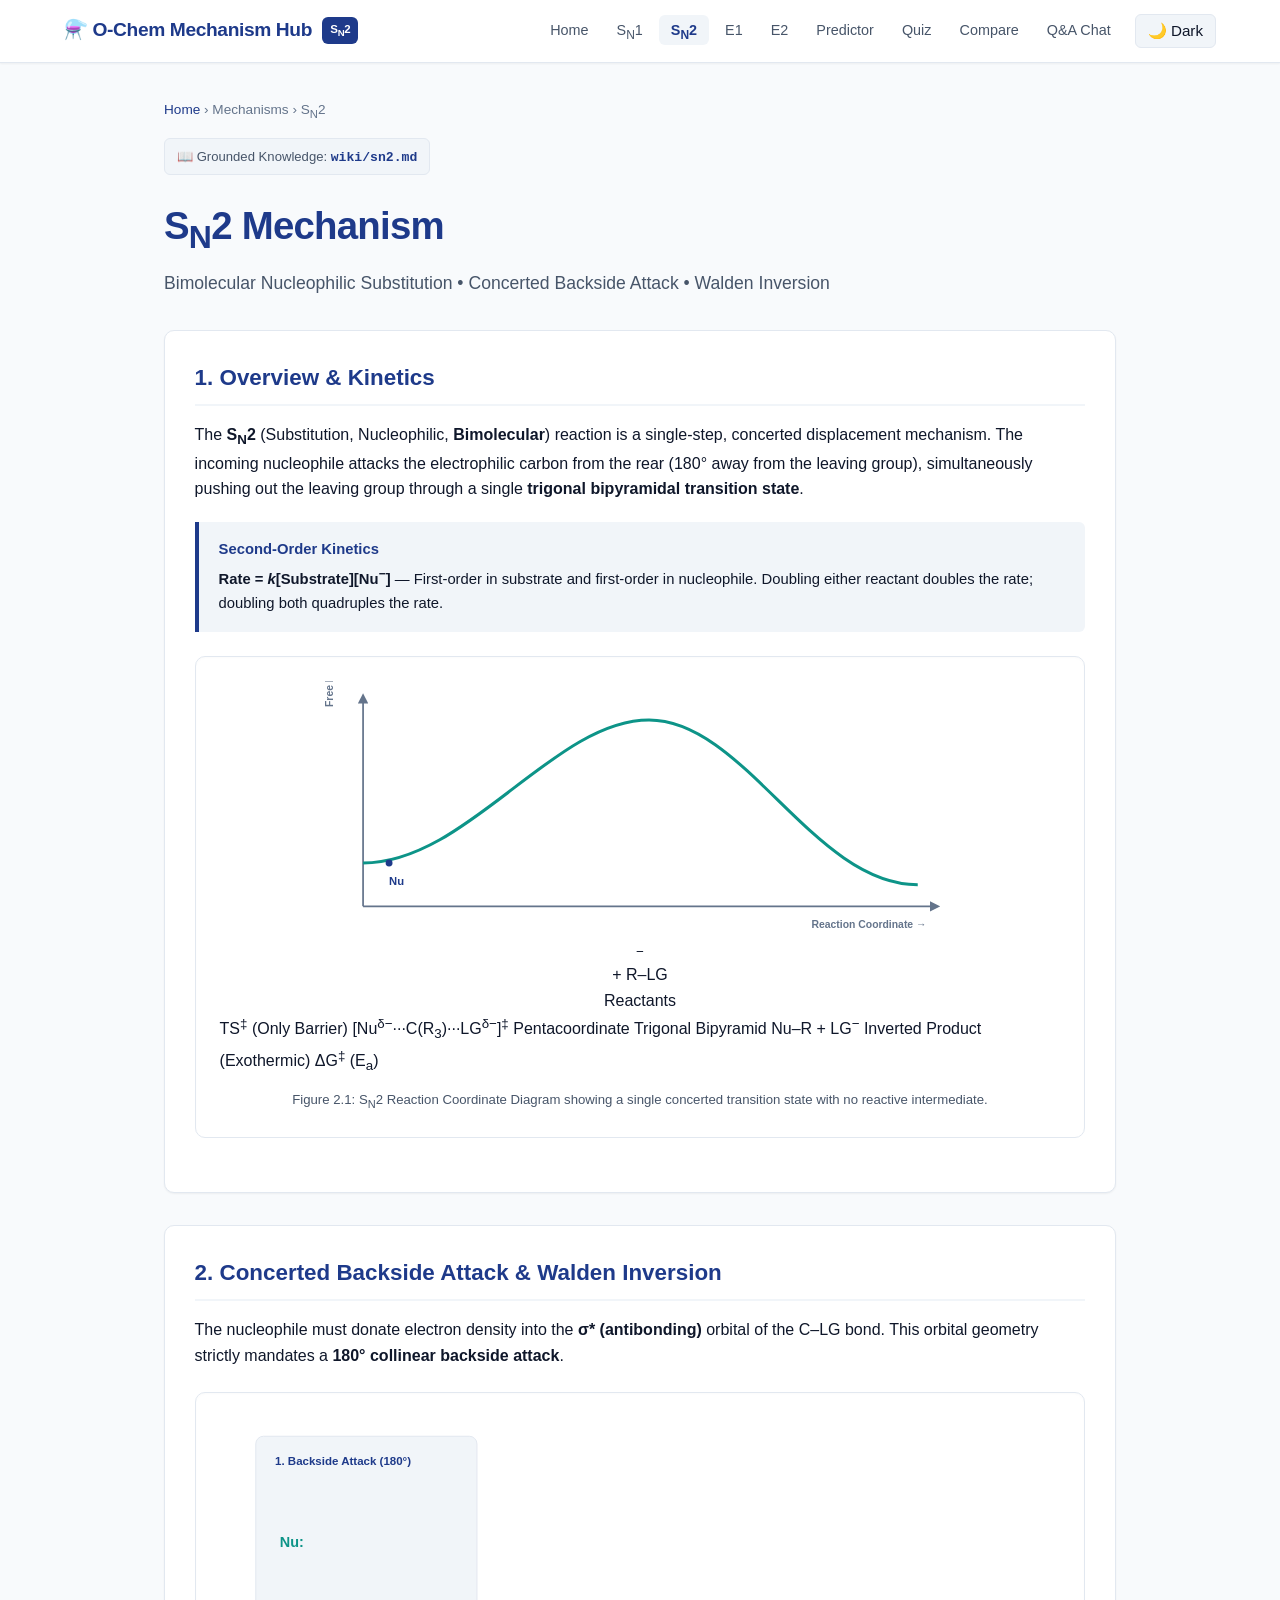
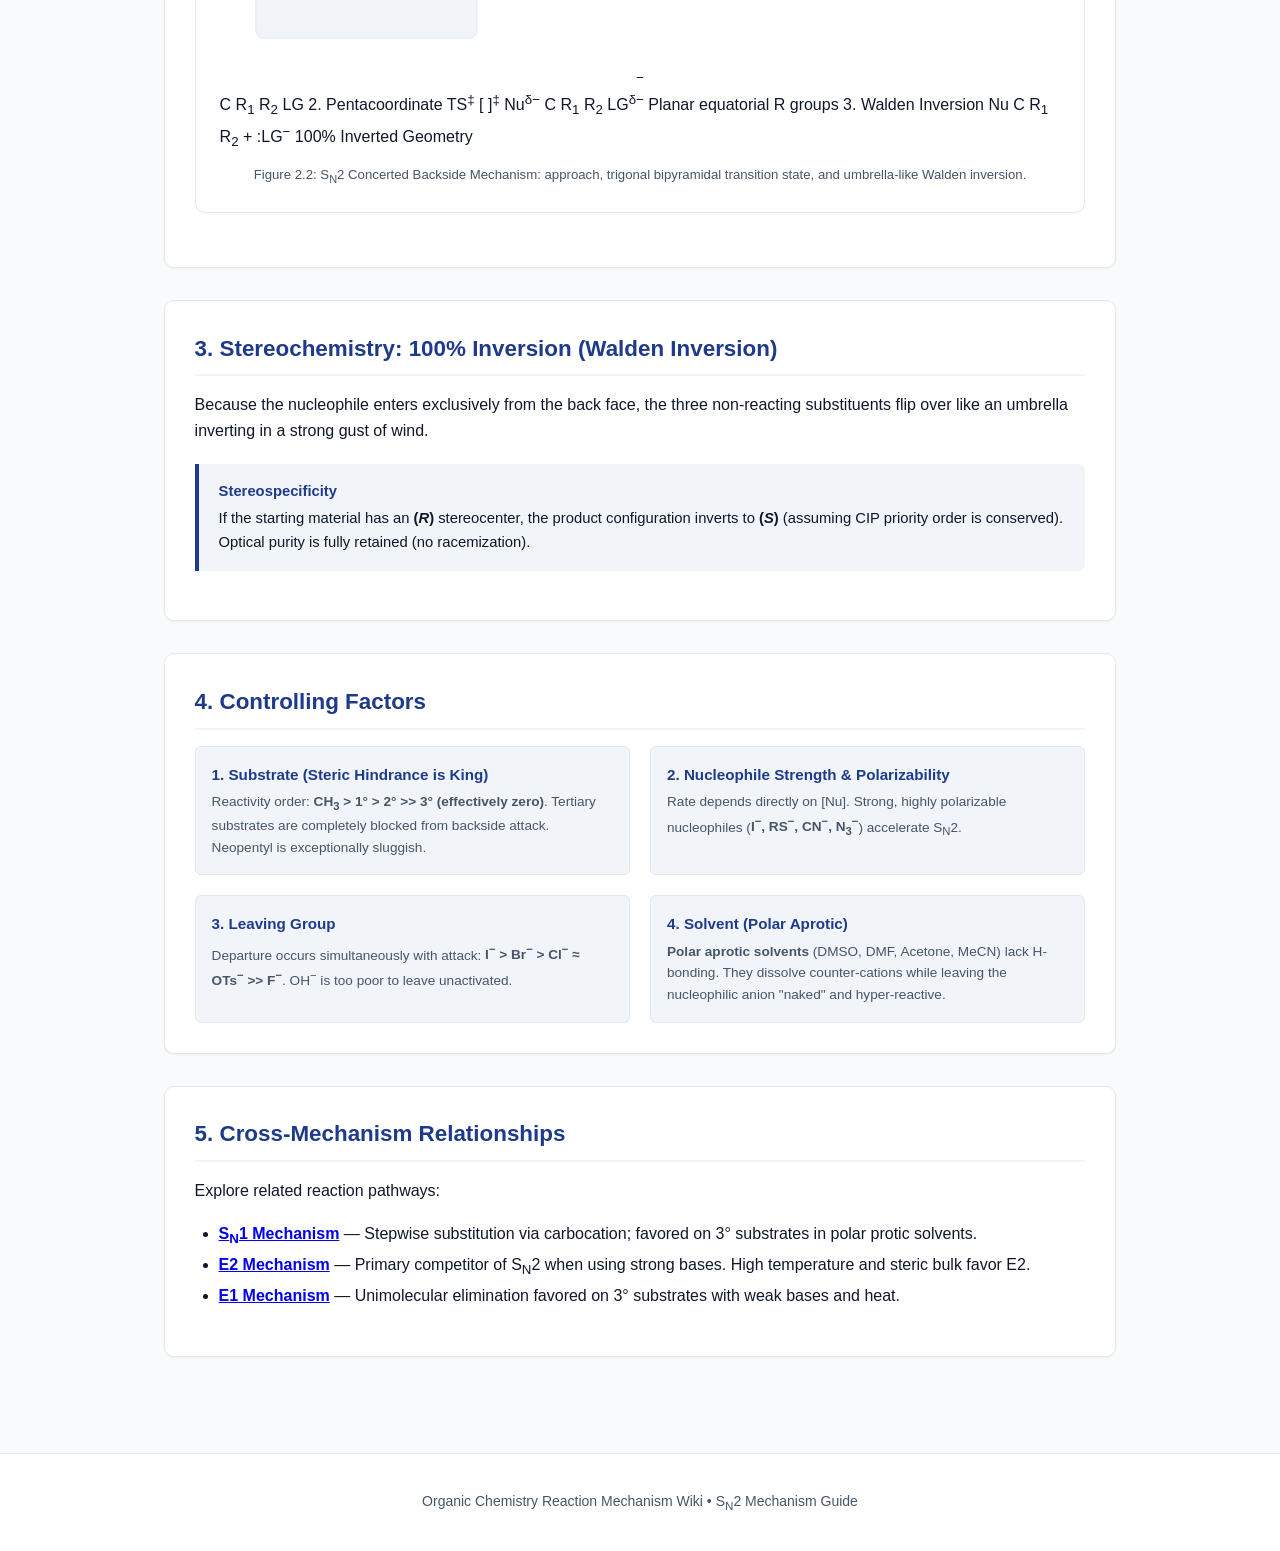
<file: pages/sn2.html>
<!DOCTYPE html>
<html lang="en">
<head>
  <meta charset="UTF-8">
  <meta name="viewport" content="width=device-width, initial-scale=1.0">
  <title>SN2 Mechanism — Bimolecular Nucleophilic Substitution</title>
  <link rel="stylesheet" href="../assets/style.css">
</head>
<body>

  <!-- Top Navigation -->
  <header>
    <div class="nav-container">
      <a href="../index.html" class="brand">
        <span>⚗️ O-Chem Mechanism Hub</span>
        <span class="brand-badge">S<sub>N</sub>2</span>
      </a>
      <div class="nav-right">
        <ul class="nav-links">
          <li><a href="../index.html">Home</a></li>
          <li><a href="sn1.html">S<sub>N</sub>1</a></li>
          <li><a href="sn2.html" class="active">S<sub>N</sub>2</a></li>
          <li><a href="e1.html">E1</a></li>
          <li><a href="e2.html">E2</a></li>
          <li><a href="predictor.html">Predictor</a></li>
          <li><a href="quiz.html">Quiz</a></li>
          <li><a href="compare.html">Compare</a></li>
          <li><a href="chat.html">Q&amp;A Chat</a></li>
        </ul>
        <button id="theme-toggle" class="theme-btn" onclick="toggleTheme()">🌙 Dark</button>
      </div>
    </div>
  </header>

  <main class="page-container">
    <div class="breadcrumb">
      <a href="../index.html">Home</a> &rsaquo; <span>Mechanisms</span> &rsaquo; <span>S<sub>N</sub>2</span>
    </div>

    <div class="header-box">
      <div class="source-cite">📖 Grounded Knowledge: <code>wiki/sn2.md</code></div>
      <h1>S<sub>N</sub>2 Mechanism</h1>
      <p class="lead">Bimolecular Nucleophilic Substitution &bull; Concerted Backside Attack &bull; Walden Inversion</p>
    </div>

    <!-- Overview & Kinetics -->
    <section class="card">
      <h2>1. Overview &amp; Kinetics</h2>
      <p>
        The <strong>S<sub>N</sub>2</strong> (Substitution, Nucleophilic, <strong>Bimolecular</strong>) reaction is a single-step, concerted displacement mechanism. The incoming nucleophile attacks the electrophilic carbon from the rear (180° away from the leaving group), simultaneously pushing out the leaving group through a single <strong>trigonal bipyramidal transition state</strong>.
      </p>

      <div class="callout">
        <div class="callout-title">Second-Order Kinetics</div>
        <p><strong>Rate = <em>k</em>[Substrate][Nu<sup>−</sup>]</strong> &mdash; First-order in substrate and first-order in nucleophile. Doubling either reactant doubles the rate; doubling both quadruples the rate.</p>
      </div>

      <!-- Reaction Coordinate SVG -->
      <div class="svg-container">
        <svg viewBox="0 0 760 300" width="100%" height="260" xmlns="http://www.w3.org/2000/svg">
          <defs>
            <marker id="arrow" viewBox="0 0 10 10" refX="5" refY="5" markerWidth="6" markerHeight="6" orient="auto-start-reverse">
              <path d="M 0 0 L 10 5 L 0 10 z" fill="#64748B" />
            </marker>
          </defs>
          <!-- Axes -->
          <line x1="60" y1="260" x2="720" y2="260" stroke="#64748B" stroke-width="2" marker-end="url(#arrow)" />
          <line x1="60" y1="260" x2="60" y2="20" stroke="#64748B" stroke-width="2" marker-end="url(#arrow)" />
          
          <text x="710" y="285" font-size="12" fill="#64748B" text-anchor="end" font-weight="600">Reaction Coordinate →</text>
          <text x="25" y="30" font-size="12" fill="#64748B" transform="rotate(-90 25,30)" font-weight="600">Free Energy (ΔG) →</text>

          <!-- Single Barrier Energy Curve -->
          <path d="M 60 210 C 180 210, 280 45, 390 45 C 500 45, 580 235, 700 235" 
                fill="none" stroke="#0D9488" stroke-width="3.5" />

          <!-- Reactants -->
          <circle cx="90" cy="210" r="4" fill="#1E3A8A" />
          <text x="90" y="235" font-size="13" font-weight="700" fill="#1E3A8A">Nu<sup>−</sup> + R–LG</text>
          <text x="90" y="250" font-size="11" fill="#64748B">Reactants</text>

          <!-- Single TS -->
          <circle cx="390" cy="45" r="5" fill="#DC2626" />
          <text x="390" y="30" font-size="13" font-weight="700" fill="#DC2626" text-anchor="middle">TS<sup>‡</sup> (Only Barrier)</text>
          <text x="390" y="70" font-size="12" fill="#0F766E" font-weight="600" text-anchor="middle">[Nu<sup>δ−</sup>···C(R<sub>3</sub>)···LG<sup>δ−</sup>]<sup>‡</sup></text>
          <text x="390" y="85" font-size="11" fill="#64748B" text-anchor="middle">Pentacoordinate Trigonal Bipyramid</text>

          <!-- Products -->
          <circle cx="680" cy="235" r="4" fill="#1E3A8A" />
          <text x="680" y="255" font-size="13" font-weight="700" fill="#1E3A8A">Nu–R + LG<sup>−</sup></text>
          <text x="680" y="270" font-size="11" fill="#64748B">Inverted Product (Exothermic)</text>

          <!-- Activation Energy -->
          <line x1="90" y1="210" x2="390" y2="210" stroke="#CBD5E1" stroke-dasharray="4" />
          <line x1="390" y1="210" x2="390" y2="53" stroke="#DC2626" stroke-width="1.5" />
          <text x="400" y="145" font-size="12" fill="#DC2626" font-weight="600">ΔG<sup>‡</sup> (E<sub>a</sub>)</text>
        </svg>
        <div class="svg-caption">Figure 2.1: S<sub>N</sub>2 Reaction Coordinate Diagram showing a single concerted transition state with no reactive intermediate.</div>
      </div>
    </section>

    <!-- Concerted Backside Mechanism & Walden Inversion SVG -->
    <section class="card">
      <h2>2. Concerted Backside Attack &amp; Walden Inversion</h2>
      <p>
        The nucleophile must donate electron density into the <strong>σ* (antibonding)</strong> orbital of the C–LG bond. This orbital geometry strictly mandates a <strong>180° collinear backside attack</strong>.
      </p>

      <!-- SVG Mechanism Diagram -->
      <div class="svg-container">
        <svg viewBox="0 0 820 260" width="100%" height="250" xmlns="http://www.w3.org/2000/svg">
          <defs>
            <marker id="curv-red" viewBox="0 0 10 10" refX="5" refY="5" markerWidth="6" markerHeight="6" orient="auto-start-reverse">
              <path d="M 0 0 L 10 5 L 0 10 z" fill="#DC2626" />
            </marker>
            <marker id="curv-teal" viewBox="0 0 10 10" refX="5" refY="5" markerWidth="6" markerHeight="6" orient="auto-start-reverse">
              <path d="M 0 0 L 10 5 L 0 10 z" fill="#0D9488" />
            </marker>
          </defs>

          <!-- STAGE 1: Attack -->
          <g transform="translate(10, 20)">
            <rect width="230" height="210" rx="8" fill="var(--surface-alt)" stroke="var(--border)" />
            <text x="20" y="30" font-size="12" font-weight="700" fill="var(--primary)">1. Backside Attack (180°)</text>
            
            <text x="25" y="115" font-size="15" font-weight="700" fill="#0D9488">Nu:<sup>−</sup></text>
            <!-- Curved arrow to carbon -->
            <path d="M 60 110 Q 90 95 110 110" fill="none" stroke="#0D9488" stroke-width="2.5" marker-end="url(#curv-teal)" />

            <!-- Substrate: Carbon with wedge/dash -->
            <text x="125" y="115" font-size="16" font-family="monospace" font-weight="700" fill="var(--text)">C</text>
            <!-- Substituents umbrella pointing left -->
            <line x1="125" y1="100" x2="105" y2="75" stroke="var(--text)" stroke-width="2" />
            <text x="95" y="70" font-size="11" fill="var(--text)">R<sub>1</sub></text>

            <line x1="125" y1="125" x2="105" y2="150" stroke="var(--text)" stroke-width="2" />
            <text x="95" y="165" font-size="11" fill="var(--text)">R<sub>2</sub></text>

            <line x1="135" y1="110" x2="190" y2="110" stroke="var(--text)" stroke-width="2.5" />
            <text x="195" y="115" font-size="15" font-weight="700" fill="#DC2626">LG</text>

            <!-- Curved arrow from C-LG to LG -->
            <path d="M 160 105 Q 180 85 195 95" fill="none" stroke="#DC2626" stroke-width="2.5" marker-end="url(#curv-red)" />
          </g>

          <!-- ARROW -->
          <line x1="255" y1="125" x2="285" y2="125" stroke="var(--primary)" stroke-width="2" marker-end="url(#arrow)" />

          <!-- STAGE 2: Transition State -->
          <g transform="translate(295, 20)">
            <rect width="250" height="210" rx="8" fill="var(--surface-alt)" stroke="var(--border)" />
            <text x="20" y="30" font-size="12" font-weight="700" fill="#0D9488">2. Pentacoordinate TS<sup>‡</sup></text>

            <!-- Bracket representation -->
            <text x="25" y="115" font-size="28" fill="var(--text-subtle)">[</text>
            <text x="215" y="115" font-size="28" fill="var(--text-subtle)">]<sup>‡</sup></text>

            <text x="45" y="115" font-size="13" font-weight="700" fill="#0D9488">Nu<sup>δ−</sup></text>
            <line x1="80" y1="110" x2="120" y2="110" stroke="#0D9488" stroke-dasharray="3" stroke-width="2" />
            
            <!-- Planar C center -->
            <text x="125" y="115" font-size="16" font-family="monospace" font-weight="700" fill="var(--text)">C</text>
            <line x1="130" y1="95" x2="130" y2="65" stroke="var(--text)" stroke-width="2" />
            <text x="125" y="60" font-size="11" fill="var(--text)">R<sub>1</sub></text>

            <line x1="130" y1="125" x2="130" y2="155" stroke="var(--text)" stroke-width="2" />
            <text x="125" y="170" font-size="11" fill="var(--text)">R<sub>2</sub></text>

            <line x1="140" y1="110" x2="180" y2="110" stroke="#DC2626" stroke-dasharray="3" stroke-width="2" />
            <text x="185" y="115" font-size="13" font-weight="700" fill="#DC2626">LG<sup>δ−</sup></text>

            <text x="125" y="195" font-size="10" fill="var(--text-subtle)" text-anchor="middle">Planar equatorial R groups</text>
          </g>

          <!-- ARROW -->
          <line x1="560" y1="125" x2="590" y2="125" stroke="var(--primary)" stroke-width="2" marker-end="url(#arrow)" />

          <!-- STAGE 3: Inverted Product -->
          <g transform="translate(600, 20)">
            <rect width="210" height="210" rx="8" fill="var(--surface-alt)" stroke="var(--border)" />
            <text x="20" y="30" font-size="12" font-weight="700" fill="var(--primary)">3. Walden Inversion</text>

            <text x="25" y="115" font-size="15" font-weight="700" fill="#0D9488">Nu</text>
            <line x1="50" y1="110" x2="105" y2="110" stroke="var(--text)" stroke-width="2.5" />
            <text x="110" y="115" font-size="16" font-family="monospace" font-weight="700" fill="var(--text)">C</text>

            <!-- Flipped umbrella pointing right -->
            <line x1="120" y1="100" x2="145" y2="75" stroke="var(--text)" stroke-width="2" />
            <text x="150" y="70" font-size="11" fill="var(--text)">R<sub>1</sub></text>

            <line x1="120" y1="125" x2="145" y2="150" stroke="var(--text)" stroke-width="2" />
            <text x="150" y="165" font-size="11" fill="var(--text)">R<sub>2</sub></text>

            <text x="175" y="115" font-size="14" font-family="monospace" fill="#DC2626">+ :LG<sup>−</sup></text>
            <text x="105" y="195" font-size="11" font-weight="700" fill="#166534" text-anchor="middle">100% Inverted Geometry</text>
          </g>
        </svg>
        <div class="svg-caption">Figure 2.2: S<sub>N</sub>2 Concerted Backside Mechanism: approach, trigonal bipyramidal transition state, and umbrella-like Walden inversion.</div>
      </div>
    </section>

    <!-- Stereochemistry -->
    <section class="card">
      <h2>3. Stereochemistry: 100% Inversion (Walden Inversion)</h2>
      <p>
        Because the nucleophile enters exclusively from the back face, the three non-reacting substituents flip over 
        like an umbrella inverting in a strong gust of wind.
      </p>
      <div class="callout">
        <div class="callout-title">Stereospecificity</div>
        <p>
          If the starting material has an <strong>(<em>R</em>)</strong> stereocenter, the product configuration inverts to 
          <strong>(<em>S</em>)</strong> (assuming CIP priority order is conserved). Optical purity is fully retained (no racemization).
        </p>
      </div>
    </section>

    <!-- Controlling Factors -->
    <section class="card">
      <h2>4. Controlling Factors</h2>
      <div class="grid-2">
        <div class="factor-pill">
          <h4>1. Substrate (Steric Hindrance is King)</h4>
          <p>Reactivity order: <strong>CH<sub>3</sub> &gt; 1° &gt; 2° &gt;&gt; 3° (effectively zero)</strong>. Tertiary substrates are completely blocked from backside attack. Neopentyl is exceptionally sluggish.</p>
        </div>
        <div class="factor-pill">
          <h4>2. Nucleophile Strength &amp; Polarizability</h4>
          <p>Rate depends directly on [Nu]. Strong, highly polarizable nucleophiles (<strong>I<sup>−</sup>, RS<sup>−</sup>, CN<sup>−</sup>, N<sub>3</sub><sup>−</sup></strong>) accelerate S<sub>N</sub>2.</p>
        </div>
        <div class="factor-pill">
          <h4>3. Leaving Group</h4>
          <p>Departure occurs simultaneously with attack: <strong>I<sup>−</sup> &gt; Br<sup>−</sup> &gt; Cl<sup>−</sup> &asymp; OTs<sup>−</sup> &gt;&gt; F<sup>−</sup></strong>. OH<sup>−</sup> is too poor to leave unactivated.</p>
        </div>
        <div class="factor-pill">
          <h4>4. Solvent (Polar Aprotic)</h4>
          <p><strong>Polar aprotic solvents</strong> (DMSO, DMF, Acetone, MeCN) lack H-bonding. They dissolve counter-cations while leaving the nucleophilic anion "naked" and hyper-reactive.</p>
        </div>
      </div>
    </section>

    <!-- Related Mechanisms Navigation -->
    <section class="card">
      <h2>5. Cross-Mechanism Relationships</h2>
      <p>Explore related reaction pathways:</p>
      <ul style="margin: 1rem 1.5rem; line-height: 1.8;">
        <li><a href="sn1.html"><strong>S<sub>N</sub>1 Mechanism</strong></a> &mdash; Stepwise substitution via carbocation; favored on 3° substrates in polar protic solvents.</li>
        <li><a href="e2.html"><strong>E2 Mechanism</strong></a> &mdash; Primary competitor of S<sub>N</sub>2 when using strong bases. High temperature and steric bulk favor E2.</li>
        <li><a href="e1.html"><strong>E1 Mechanism</strong></a> &mdash; Unimolecular elimination favored on 3° substrates with weak bases and heat.</li>
      </ul>
    </section>
  </main>

  <footer>
    <p>Organic Chemistry Reaction Mechanism Wiki &bull; S<sub>N</sub>2 Mechanism Guide</p>
  </footer>

  <script src="../assets/app.js"></script>
</body>
</html>
</file>
<file: assets/style.css>
/* ==========================================================================
   Organic Chemistry LLM Wiki & Learning Hub — Master Stylesheet
   assets/style.css
   ========================================================================== */

:root {
  /* Light Theme Palette */
  --bg: #F8FAFC;
  --surface: #FFFFFF;
  --surface-alt: #F1F5F9;
  --surface-hover: #E2E8F0;
  --text: #0F172A;
  --text-muted: #475569;
  --text-subtle: #64748B;
  
  --primary: #1E3A8A;
  --primary-light: #2563EB;
  --primary-bg: #EFF6FF;
  --primary-border: #BFDBFE;

  --accent: #0D9488;
  --accent-bg: #F0FDFA;

  --border: #E2E8F0;
  --border-dark: #CBD5E1;

  /* Mechanism Theme Colors */
  --sn1-color: #2563EB;
  --sn1-bg: #EFF6FF;
  --sn1-border: #BFDBFE;

  --sn2-color: #0D9488;
  --sn2-bg: #F0FDFA;
  --sn2-border: #99F6E4;

  --e1-color: #D97706;
  --e1-bg: #FFFBEB;
  --e1-border: #FDE68A;

  --e2-color: #DC2626;
  --e2-bg: #FEF2F2;
  --e2-border: #FECACA;

  /* Status Colors */
  --success: #16A34A;
  --success-bg: #DCFCE7;
  --error: #DC2626;
  --error-bg: #FEE2E2;

  /* UI Tokens */
  --radius-sm: 6px;
  --radius-md: 10px;
  --radius-lg: 14px;
  --shadow-sm: 0 1px 2px 0 rgb(0 0 0 / 0.05);
  --shadow-md: 0 4px 6px -1px rgb(0 0 0 / 0.08), 0 2px 4px -2px rgb(0 0 0 / 0.06);
  --shadow-lg: 0 10px 15px -3px rgb(0 0 0 / 0.08), 0 4px 6px -4px rgb(0 0 0 / 0.04);
  --transition: all 0.2s cubic-bezier(0.4, 0, 0.2, 1);
}

/* Dark Theme Overrides */
[data-theme="dark"] {
  --bg: #0B1120;
  --surface: #1E293B;
  --surface-alt: #0F172A;
  --surface-hover: #334155;
  --text: #F8FAFC;
  --text-muted: #94A3B8;
  --text-subtle: #64748B;

  --primary: #60A5FA;
  --primary-light: #93C5FD;
  --primary-bg: #1E3A8A33;
  --primary-border: #1E3A8A;

  --accent: #2DD4BF;
  --accent-bg: #0F766E33;

  --border: #334155;
  --border-dark: #475569;

  --sn1-color: #60A5FA;
  --sn1-bg: #1E3A8A33;
  --sn1-border: #1E40AF;

  --sn2-color: #2DD4BF;
  --sn2-bg: #0F766E33;
  --sn2-border: #115E59;

  --e1-color: #FBBF24;
  --e1-bg: #78350F33;
  --e1-border: #92400E;

  --e2-color: #F87171;
  --e2-bg: #7F1D1D33;
  --e2-border: #991B1B;

  --success-bg: #064E3B44;
  --error-bg: #7F1D1D44;
  --shadow-sm: 0 1px 2px 0 rgb(0 0 0 / 0.4);
  --shadow-md: 0 4px 6px -1px rgb(0 0 0 / 0.4);
  --shadow-lg: 0 10px 15px -3px rgb(0 0 0 / 0.4);
}

/* ==========================================================================
   Base & Reset
   ========================================================================== */

* {
  box-sizing: border-box;
  margin: 0;
  padding: 0;
}

body {
  background-color: var(--bg);
  color: var(--text);
  font-family: -apple-system, BlinkMacSystemFont, "Segoe UI", Roboto, Helvetica, Arial, sans-serif;
  line-height: 1.6;
  -webkit-font-smoothing: antialiased;
  transition: background-color 0.25s ease, color 0.25s ease;
}

/* ==========================================================================
   Header & Navigation
   ========================================================================== */

header {
  background: var(--surface);
  border-bottom: 1px solid var(--border);
  position: sticky;
  top: 0;
  z-index: 100;
  box-shadow: var(--shadow-sm);
  transition: background-color 0.25s ease, border-color 0.25s ease;
}

.nav-container {
  max-width: 1200px;
  margin: 0 auto;
  padding: 0.85rem 1.5rem;
  display: flex;
  justify-content: space-between;
  align-items: center;
  flex-wrap: wrap;
  gap: 1rem;
}

.brand {
  display: flex;
  align-items: center;
  gap: 0.65rem;
  text-decoration: none;
  color: var(--primary);
  font-weight: 700;
  font-size: 1.2rem;
  letter-spacing: -0.02em;
}

.brand-badge {
  background: var(--primary);
  color: #FFFFFF;
  padding: 0.2rem 0.5rem;
  border-radius: var(--radius-sm);
  font-size: 0.72rem;
  font-weight: 600;
}
[data-theme="dark"] .brand-badge {
  color: #0B1120;
}

.nav-right {
  display: flex;
  align-items: center;
  gap: 0.75rem;
}

.nav-links {
  display: flex;
  gap: 0.25rem;
  list-style: none;
  flex-wrap: wrap;
}

.nav-links a {
  text-decoration: none;
  color: var(--text-muted);
  font-weight: 500;
  padding: 0.45rem 0.75rem;
  border-radius: var(--radius-sm);
  font-size: 0.9rem;
  transition: var(--transition);
}

.nav-links a:hover,
.nav-links a.active {
  background: var(--surface-alt);
  color: var(--primary);
  font-weight: 600;
}

/* Dark Mode Toggle Button */
.theme-btn {
  background: var(--surface-alt);
  border: 1px solid var(--border);
  color: var(--text);
  cursor: pointer;
  padding: 0.45rem 0.75rem;
  border-radius: var(--radius-sm);
  font-size: 0.95rem;
  display: inline-flex;
  align-items: center;
  gap: 0.4rem;
  transition: var(--transition);
}
.theme-btn:hover {
  background: var(--surface-hover);
  border-color: var(--border-dark);
}

/* ==========================================================================
   Hero & Search Bar
   ========================================================================== */

.hero {
  background: linear-gradient(180deg, var(--surface) 0%, var(--bg) 100%);
  border-bottom: 1px solid var(--border);
  padding: 3rem 1.5rem 2.5rem;
  text-align: center;
}

.hero-content {
  max-width: 820px;
  margin: 0 auto;
}

.hero h1 {
  font-size: 2.5rem;
  font-weight: 800;
  color: var(--primary);
  letter-spacing: -0.03em;
  margin-bottom: 0.75rem;
}

.hero p {
  font-size: 1.1rem;
  color: var(--text-muted);
  margin-bottom: 1.5rem;
}

.search-box {
  max-width: 540px;
  margin: 1.5rem auto 0;
  position: relative;
}

.search-input {
  width: 100%;
  padding: 0.85rem 1.25rem 0.85rem 2.75rem;
  font-size: 0.95rem;
  border: 2px solid var(--border);
  border-radius: 9999px;
  background: var(--surface);
  color: var(--text);
  box-shadow: var(--shadow-sm);
  outline: none;
  transition: var(--transition);
}

.search-input:focus {
  border-color: var(--primary-light);
  box-shadow: 0 0 0 3px var(--primary-bg);
}

.search-icon {
  position: absolute;
  left: 1rem;
  top: 50%;
  transform: translateY(-50%);
  font-size: 1rem;
  color: var(--text-subtle);
  pointer-events: none;
}

.search-results-dropdown {
  position: absolute;
  top: calc(100% + 6px);
  left: 0;
  right: 0;
  background: var(--surface);
  border: 1px solid var(--border);
  border-radius: var(--radius-md);
  box-shadow: var(--shadow-lg);
  max-height: 340px;
  overflow-y: auto;
  z-index: 50;
  display: none;
  text-align: left;
}

.search-result-item {
  padding: 0.75rem 1.25rem;
  border-bottom: 1px solid var(--border);
  cursor: pointer;
  text-decoration: none;
  display: block;
  color: var(--text);
  transition: var(--transition);
}

.search-result-item:hover {
  background: var(--surface-alt);
}

.search-result-item .item-title {
  font-weight: 700;
  color: var(--primary);
  font-size: 0.95rem;
}

.search-result-item .item-desc {
  font-size: 0.85rem;
  color: var(--text-muted);
  margin-top: 0.15rem;
}

/* ==========================================================================
   Containers & Structure
   ========================================================================== */

.container {
  max-width: 1200px;
  margin: 0 auto;
  padding: 2.5rem 1.5rem;
}

.page-container {
  max-width: 1000px;
  margin: 0 auto;
  padding: 2.25rem 1.5rem 4rem;
}

.breadcrumb {
  font-size: 0.85rem;
  color: var(--text-subtle);
  margin-bottom: 1rem;
}
.breadcrumb a {
  color: var(--primary);
  text-decoration: none;
}

.header-box {
  margin-bottom: 2rem;
}

.header-box h1 {
  font-size: 2.4rem;
  color: var(--primary);
  letter-spacing: -0.02em;
  margin-bottom: 0.4rem;
}

.header-box .lead {
  font-size: 1.1rem;
  color: var(--text-muted);
}

.source-cite {
  background: var(--surface-alt);
  border-radius: var(--radius-sm);
  padding: 0.4rem 0.75rem;
  font-size: 0.82rem;
  color: var(--text-muted);
  margin-bottom: 1.25rem;
  display: inline-block;
  border: 1px solid var(--border);
}

.source-cite code {
  color: var(--primary);
  font-weight: 600;
}

/* ==========================================================================
   Cards & Layout Components
   ========================================================================== */

.card {
  background: var(--surface);
  border: 1px solid var(--border);
  border-radius: var(--radius-md);
  padding: 1.85rem;
  margin-bottom: 2rem;
  box-shadow: var(--shadow-sm);
  transition: var(--transition);
}

.card h2 {
  font-size: 1.4rem;
  color: var(--primary);
  margin-bottom: 1rem;
  padding-bottom: 0.5rem;
  border-bottom: 2px solid var(--surface-alt);
}

.card h3 {
  font-size: 1.1rem;
  color: var(--text);
  margin: 1.25rem 0 0.5rem;
}

.section-title {
  font-size: 1.75rem;
  font-weight: 700;
  color: var(--primary);
  margin-bottom: 0.4rem;
  letter-spacing: -0.02em;
}

.section-desc {
  color: var(--text-muted);
  margin-bottom: 1.75rem;
  font-size: 1rem;
}

/* Mechanism Cards Grid */
.mechanism-grid {
  display: grid;
  grid-template-columns: repeat(auto-fit, minmax(260px, 1fr));
  gap: 1.5rem;
  margin-bottom: 3.5rem;
}

.mechanism-card {
  background: var(--surface);
  border-radius: var(--radius-md);
  border: 1px solid var(--border);
  padding: 1.65rem;
  box-shadow: var(--shadow-sm);
  transition: transform 0.2s ease, box-shadow 0.2s ease, border-color 0.2s ease;
  display: flex;
  flex-direction: column;
  position: relative;
  overflow: hidden;
}

.mechanism-card::before {
  content: "";
  position: absolute;
  top: 0;
  left: 0;
  right: 0;
  height: 4px;
}

.mechanism-card.sn1::before { background: var(--sn1-color); }
.mechanism-card.sn2::before { background: var(--sn2-color); }
.mechanism-card.e1::before  { background: var(--e1-color); }
.mechanism-card.e2::before  { background: var(--e2-color); }

.mechanism-card:hover {
  transform: translateY(-4px);
  box-shadow: var(--shadow-lg);
  border-color: var(--border-dark);
}

.card-header {
  display: flex;
  justify-content: space-between;
  align-items: baseline;
  margin-bottom: 0.65rem;
}

.card-code {
  font-size: 1.65rem;
  font-weight: 800;
  letter-spacing: -0.02em;
}

.mechanism-card.sn1 .card-code { color: var(--sn1-color); }
.mechanism-card.sn2 .card-code { color: var(--sn2-color); }
.mechanism-card.e1 .card-code  { color: var(--e1-color); }
.mechanism-card.e2 .card-code  { color: var(--e2-color); }

.type-pill {
  font-size: 0.72rem;
  font-weight: 700;
  padding: 0.2rem 0.5rem;
  border-radius: var(--radius-sm);
  text-transform: uppercase;
  letter-spacing: 0.05em;
}

.sn1 .type-pill { background: var(--sn1-bg); color: var(--sn1-color); }
.sn2 .type-pill { background: var(--sn2-bg); color: var(--sn2-color); }
.e1  .type-pill { background: var(--e1-bg); color: var(--e1-color); }
.e2  .type-pill { background: var(--e2-bg); color: var(--e2-color); }

.card-subtitle {
  font-size: 0.88rem;
  font-weight: 600;
  color: var(--text-muted);
  margin-bottom: 0.85rem;
}

.card-body {
  font-size: 0.92rem;
  color: var(--text);
  line-height: 1.55;
  margin-bottom: 1.25rem;
  flex-grow: 1;
}

.feature-list {
  list-style: none;
  border-top: 1px solid var(--border);
  padding-top: 0.85rem;
  margin-bottom: 1.25rem;
  font-size: 0.85rem;
}

.feature-list li {
  display: flex;
  justify-content: space-between;
  padding: 0.3rem 0;
  border-bottom: 1px dashed var(--border);
}

.feature-label {
  color: var(--text-muted);
}

.feature-val {
  font-weight: 600;
  color: var(--text);
}

.card-action {
  text-decoration: none;
  display: block;
  text-align: center;
  padding: 0.65rem;
  border-radius: var(--radius-sm);
  font-weight: 600;
  font-size: 0.9rem;
  transition: var(--transition);
}

.sn1 .card-action { background: var(--sn1-bg); color: var(--sn1-color); border: 1px solid var(--sn1-border); }
.sn1 .card-action:hover { background: var(--sn1-color); color: #FFFFFF; }

.sn2 .card-action { background: var(--sn2-bg); color: var(--sn2-color); border: 1px solid var(--sn2-border); }
.sn2 .card-action:hover { background: var(--sn2-color); color: #FFFFFF; }

.e1 .card-action { background: var(--e1-bg); color: var(--e1-color); border: 1px solid var(--e1-border); }
.e1 .card-action:hover { background: var(--e1-color); color: #FFFFFF; }

.e2 .card-action { background: var(--e2-bg); color: var(--e2-color); border: 1px solid var(--e2-border); }
.e2 .card-action:hover { background: var(--e2-color); color: #FFFFFF; }

/* Callout Box */
.callout {
  background: var(--surface-alt);
  border-left: 4px solid var(--primary);
  padding: 1rem 1.25rem;
  border-radius: 0 var(--radius-sm) var(--radius-sm) 0;
  margin: 1.25rem 0;
  font-size: 0.925rem;
}

.callout-title {
  font-weight: 700;
  color: var(--primary);
  margin-bottom: 0.25rem;
}

/* Factor Grid */
.grid-2 {
  display: grid;
  grid-template-columns: 1fr 1fr;
  gap: 1.25rem;
}

@media (max-width: 768px) {
  .grid-2 { grid-template-columns: 1fr; }
}

.factor-pill {
  background: var(--surface-alt);
  padding: 1rem;
  border-radius: var(--radius-sm);
  border: 1px solid var(--border);
}

.factor-pill h4 {
  color: var(--primary);
  margin-bottom: 0.25rem;
  font-size: 0.95rem;
}

.factor-pill p {
  font-size: 0.85rem;
  color: var(--text-muted);
}

/* ==========================================================================
   SVG Diagrams
   ========================================================================== */

.svg-container {
  background: var(--surface);
  border: 1px solid var(--border);
  border-radius: var(--radius-md);
  padding: 1.5rem;
  margin: 1.5rem 0;
  display: flex;
  flex-direction: column;
  align-items: center;
  box-shadow: inset 0 1px 3px rgba(0,0,0,0.02);
  overflow-x: auto;
}

.svg-caption {
  font-size: 0.825rem;
  color: var(--text-muted);
  margin-top: 0.75rem;
  text-align: center;
}

/* In dark mode, ensure SVGs remain legible */
[data-theme="dark"] .svg-container {
  background: #131E30;
}
[data-theme="dark"] .svg-container svg text {
  fill: #E2E8F0 !important;
}

/* ==========================================================================
   Comparison Table
   ========================================================================== */

.table-section {
  background: var(--surface);
  border-radius: var(--radius-md);
  border: 1px solid var(--border);
  box-shadow: var(--shadow-sm);
  padding: 1.75rem;
  margin-bottom: 3.5rem;
  overflow-x: auto;
}

table.comparison-table,
table.data-table {
  width: 100%;
  border-collapse: collapse;
  font-size: 0.9rem;
  min-width: 680px;
}

table.comparison-table th,
table.comparison-table td,
table.data-table th,
table.data-table td {
  padding: 0.85rem 1rem;
  text-align: left;
  border-bottom: 1px solid var(--border);
}

table.comparison-table th,
table.data-table th {
  background: var(--surface-alt);
  color: var(--primary);
  font-weight: 700;
  font-size: 0.925rem;
  border-bottom: 2px solid var(--border-dark);
}

table.comparison-table tr:hover td,
table.data-table tr:hover td {
  background: var(--surface-alt);
}

table.comparison-table td:first-child {
  font-weight: 600;
  color: var(--primary);
  background: var(--surface-alt);
  width: 20%;
}

.tag-badge {
  display: inline-block;
  padding: 0.15rem 0.5rem;
  border-radius: var(--radius-sm);
  font-size: 0.78rem;
  font-weight: 600;
}

.tag-yes { background: var(--success-bg); color: var(--success); }
.tag-no  { background: var(--surface-alt); color: var(--text-subtle); }

/* ==========================================================================
   Predictor Tool Styles (pages/predictor.html)
   ========================================================================== */

.predictor-form {
  display: grid;
  grid-template-columns: repeat(auto-fit, minmax(220px, 1fr));
  gap: 1.25rem;
  margin-bottom: 2rem;
}

.form-group {
  display: flex;
  flex-direction: column;
  gap: 0.4rem;
}

.form-group label {
  font-weight: 600;
  font-size: 0.88rem;
  color: var(--primary);
}

.form-group select {
  padding: 0.65rem 0.85rem;
  border-radius: var(--radius-sm);
  border: 1px solid var(--border-dark);
  background: var(--surface);
  color: var(--text);
  font-size: 0.9rem;
  outline: none;
  transition: var(--transition);
}

.form-group select:focus {
  border-color: var(--primary);
  box-shadow: 0 0 0 3px var(--primary-bg);
}

.prediction-result {
  background: var(--surface);
  border: 2px solid var(--primary);
  border-radius: var(--radius-md);
  padding: 1.75rem;
  margin-top: 1.5rem;
  box-shadow: var(--shadow-md);
  display: none;
}

.result-badge {
  display: inline-block;
  padding: 0.35rem 0.85rem;
  border-radius: 9999px;
  font-size: 1.15rem;
  font-weight: 800;
  margin-bottom: 0.75rem;
}

.result-explanation {
  font-size: 0.95rem;
  line-height: 1.65;
  color: var(--text);
  margin-bottom: 1rem;
}

/* ==========================================================================
   Quiz Tool Styles (pages/quiz.html)
   ========================================================================== */

.quiz-controls {
  display: flex;
  gap: 0.5rem;
  flex-wrap: wrap;
  margin-bottom: 1.5rem;
}

.filter-btn {
  background: var(--surface);
  border: 1px solid var(--border);
  color: var(--text);
  padding: 0.4rem 0.85rem;
  border-radius: var(--radius-sm);
  cursor: pointer;
  font-size: 0.85rem;
  font-weight: 600;
  transition: var(--transition);
}

.filter-btn:hover, .filter-btn.active {
  background: var(--primary);
  color: #FFFFFF;
  border-color: var(--primary);
}

.quiz-card {
  background: var(--surface);
  border: 1px solid var(--border);
  border-radius: var(--radius-md);
  padding: 1.5rem;
  margin-bottom: 1.5rem;
  box-shadow: var(--shadow-sm);
}

.quiz-card .question-text {
  font-size: 1.05rem;
  font-weight: 700;
  color: var(--text);
  margin-bottom: 1rem;
}

.quiz-options {
  display: flex;
  flex-direction: column;
  gap: 0.5rem;
  margin-bottom: 1rem;
}

.quiz-opt-btn {
  text-align: left;
  padding: 0.65rem 1rem;
  border-radius: var(--radius-sm);
  border: 1px solid var(--border);
  background: var(--surface-alt);
  color: var(--text);
  font-size: 0.9rem;
  cursor: pointer;
  transition: var(--transition);
}

.quiz-opt-btn:hover:not(:disabled) {
  background: var(--surface-hover);
  border-color: var(--border-dark);
}

.quiz-opt-btn.correct {
  background: var(--success-bg) !important;
  border-color: var(--success) !important;
  color: var(--success) !important;
  font-weight: 700;
}

.quiz-opt-btn.incorrect {
  background: var(--error-bg) !important;
  border-color: var(--error) !important;
  color: var(--error) !important;
}

.quiz-explanation {
  background: var(--surface-alt);
  border-left: 3px solid var(--accent);
  padding: 0.75rem 1rem;
  border-radius: 0 var(--radius-sm) var(--radius-sm) 0;
  font-size: 0.875rem;
  color: var(--text-muted);
  display: none;
}

.score-banner {
  background: var(--primary-bg);
  border: 1px solid var(--primary-border);
  color: var(--primary);
  border-radius: var(--radius-md);
  padding: 1.25rem 1.5rem;
  margin-bottom: 2rem;
  display: flex;
  justify-content: space-between;
  align-items: center;
  font-weight: 700;
}

/* ==========================================================================
   Compare Tool Styles (pages/compare.html)
   ========================================================================== */

.compare-selector {
  display: grid;
  grid-template-columns: 1fr 1fr;
  gap: 1.5rem;
  margin-bottom: 2rem;
}

.compare-col {
  background: var(--surface);
  border: 1px solid var(--border);
  border-radius: var(--radius-md);
  padding: 1.5rem;
}

.compare-col h3 {
  color: var(--primary);
  margin-bottom: 0.75rem;
  font-size: 1.15rem;
}

/* ==========================================================================
   Chatbot Interface Styles (pages/chat.html)
   ========================================================================== */

.chat-card {
  background: var(--surface);
  border: 1px solid var(--border);
  border-radius: var(--radius-lg);
  box-shadow: var(--shadow-sm);
  display: flex;
  flex-direction: column;
  height: 680px;
  max-height: 80vh;
  overflow: hidden;
  margin-bottom: 2rem;
}

.chat-header-bar {
  padding: 0.85rem 1.25rem;
  background: var(--surface-alt);
  border-bottom: 1px solid var(--border);
  display: flex;
  justify-content: space-between;
  align-items: center;
}

.chat-status {
  font-size: 0.85rem;
  color: var(--text-muted);
  display: inline-flex;
  align-items: center;
  gap: 0.4rem;
}

.chat-status.ready {
  color: var(--success);
}

.chat-status.loading {
  color: var(--primary-light);
}

.chat-status.error {
  color: var(--error);
}

.chat-messages {
  flex: 1;
  overflow-y: auto;
  padding: 1.25rem;
  display: flex;
  flex-direction: column;
  gap: 1rem;
  background: var(--bg);
}

.chat-bubble {
  max-width: 82%;
  padding: 1rem 1.25rem;
  border-radius: var(--radius-md);
  line-height: 1.6;
  font-size: 0.95rem;
  animation: fadeIn 0.2s ease;
}

@keyframes fadeIn {
  from { opacity: 0; transform: translateY(6px); }
  to { opacity: 1; transform: translateY(0); }
}

.chat-user {
  align-self: flex-end;
  background: var(--primary);
  color: #FFFFFF;
  border-bottom-right-radius: 2px;
}

.chat-bot {
  align-self: flex-start;
  background: var(--surface);
  color: var(--text);
  border: 1px solid var(--border);
  border-bottom-left-radius: 2px;
  box-shadow: var(--shadow-sm);
}

.chat-bot a {
  color: var(--primary-light);
  font-weight: 600;
  text-decoration: underline;
}

.chat-bot pre {
  background: var(--surface-alt);
  border: 1px solid var(--border);
  border-radius: var(--radius-sm);
  padding: 0.75rem;
  overflow-x: auto;
  margin: 0.5rem 0;
  font-size: 0.85rem;
}

.chat-bot code {
  background: var(--surface-alt);
  padding: 0.15rem 0.35rem;
  border-radius: 4px;
  font-family: ui-monospace, SFMono-Regular, Menlo, Monaco, Consolas, monospace;
  font-size: 0.88em;
  color: var(--primary);
}

.chat-quote {
  border-left: 3px solid var(--primary-light);
  background: var(--primary-bg);
  padding: 0.5rem 0.85rem;
  margin: 0.5rem 0;
  border-radius: 0 var(--radius-sm) var(--radius-sm) 0;
  font-size: 0.9rem;
}

.chat-citation-bar .source-tag {
  display: inline-block;
  background: var(--surface-alt);
  border: 1px solid var(--border);
  color: var(--primary);
  border-radius: 9999px;
  padding: 0.25rem 0.65rem;
  font-size: 0.8rem;
  font-weight: 600;
  text-decoration: none;
  transition: var(--transition);
}

.chat-citation-bar .source-tag:hover {
  background: var(--primary-bg);
  border-color: var(--primary-border);
}

.typing-indicator {
  display: inline-flex;
  align-items: center;
  gap: 4px;
  padding: 0.75rem 1rem;
}

.typing-indicator span {
  width: 7px;
  height: 7px;
  background: var(--text-subtle);
  border-radius: 50%;
  animation: typingBounce 1.2s infinite ease-in-out;
}

.typing-indicator span:nth-child(2) { animation-delay: 0.2s; }
.typing-indicator span:nth-child(3) { animation-delay: 0.4s; }

@keyframes typingBounce {
  0%, 80%, 100% { transform: scale(0.6); opacity: 0.4; }
  40% { transform: scale(1); opacity: 1; }
}

.chat-suggestions {
  display: flex;
  flex-wrap: wrap;
  gap: 0.5rem;
  margin-bottom: 1.5rem;
}

.chat-pill {
  background: var(--surface);
  border: 1px solid var(--border);
  color: var(--text);
  padding: 0.4rem 0.85rem;
  border-radius: 9999px;
  font-size: 0.85rem;
  cursor: pointer;
  transition: var(--transition);
  user-select: none;
}

.chat-pill:hover {
  background: var(--primary-bg);
  border-color: var(--primary-border);
  color: var(--primary);
  transform: translateY(-1px);
}

.chat-input-bar {
  display: flex;
  gap: 0.75rem;
  padding: 0.85rem 1.25rem;
  background: var(--surface);
  border-top: 1px solid var(--border);
}

.chat-input {
  flex: 1;
  padding: 0.75rem 1rem;
  border: 1px solid var(--border);
  border-radius: var(--radius-md);
  font-size: 0.95rem;
  background: var(--bg);
  color: var(--text);
  outline: none;
  transition: var(--transition);
}

.chat-input:focus {
  border-color: var(--primary-light);
  background: var(--surface);
  box-shadow: 0 0 0 3px var(--primary-bg);
}

.chat-send-btn {
  padding: 0.75rem 1.5rem;
  background: var(--primary);
  color: #FFFFFF;
  border: none;
  border-radius: var(--radius-md);
  font-weight: 600;
  cursor: pointer;
  transition: var(--transition);
}

.chat-send-btn:hover {
  background: var(--primary-light);
}

/* ==========================================================================
   Footer
   ========================================================================== */

footer {
  background: var(--surface);
  border-top: 1px solid var(--border);
  padding: 2.25rem 1.5rem;
  text-align: center;
  color: var(--text-muted);
  font-size: 0.875rem;
  transition: var(--transition);
}

footer a {
  color: var(--primary);
  text-decoration: none;
}

footer a:hover {
  text-decoration: underline;
}
</file>
